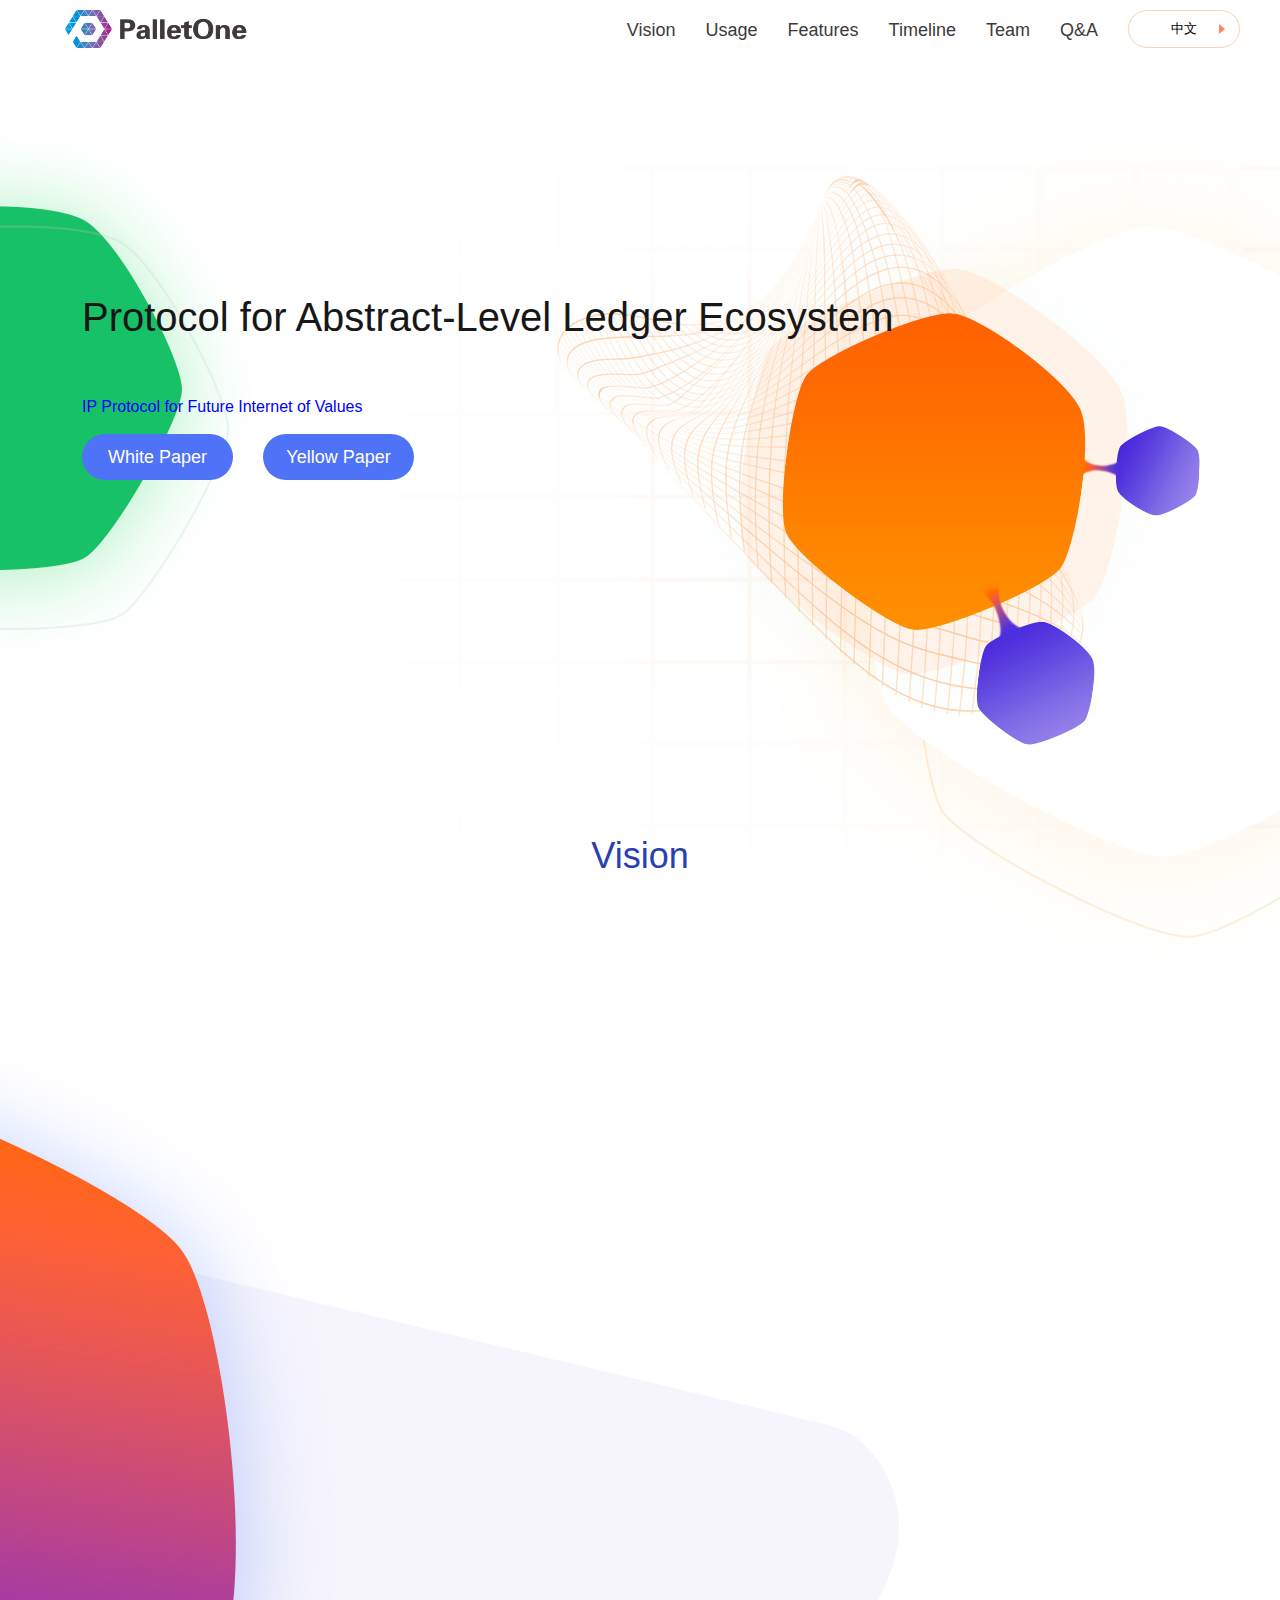
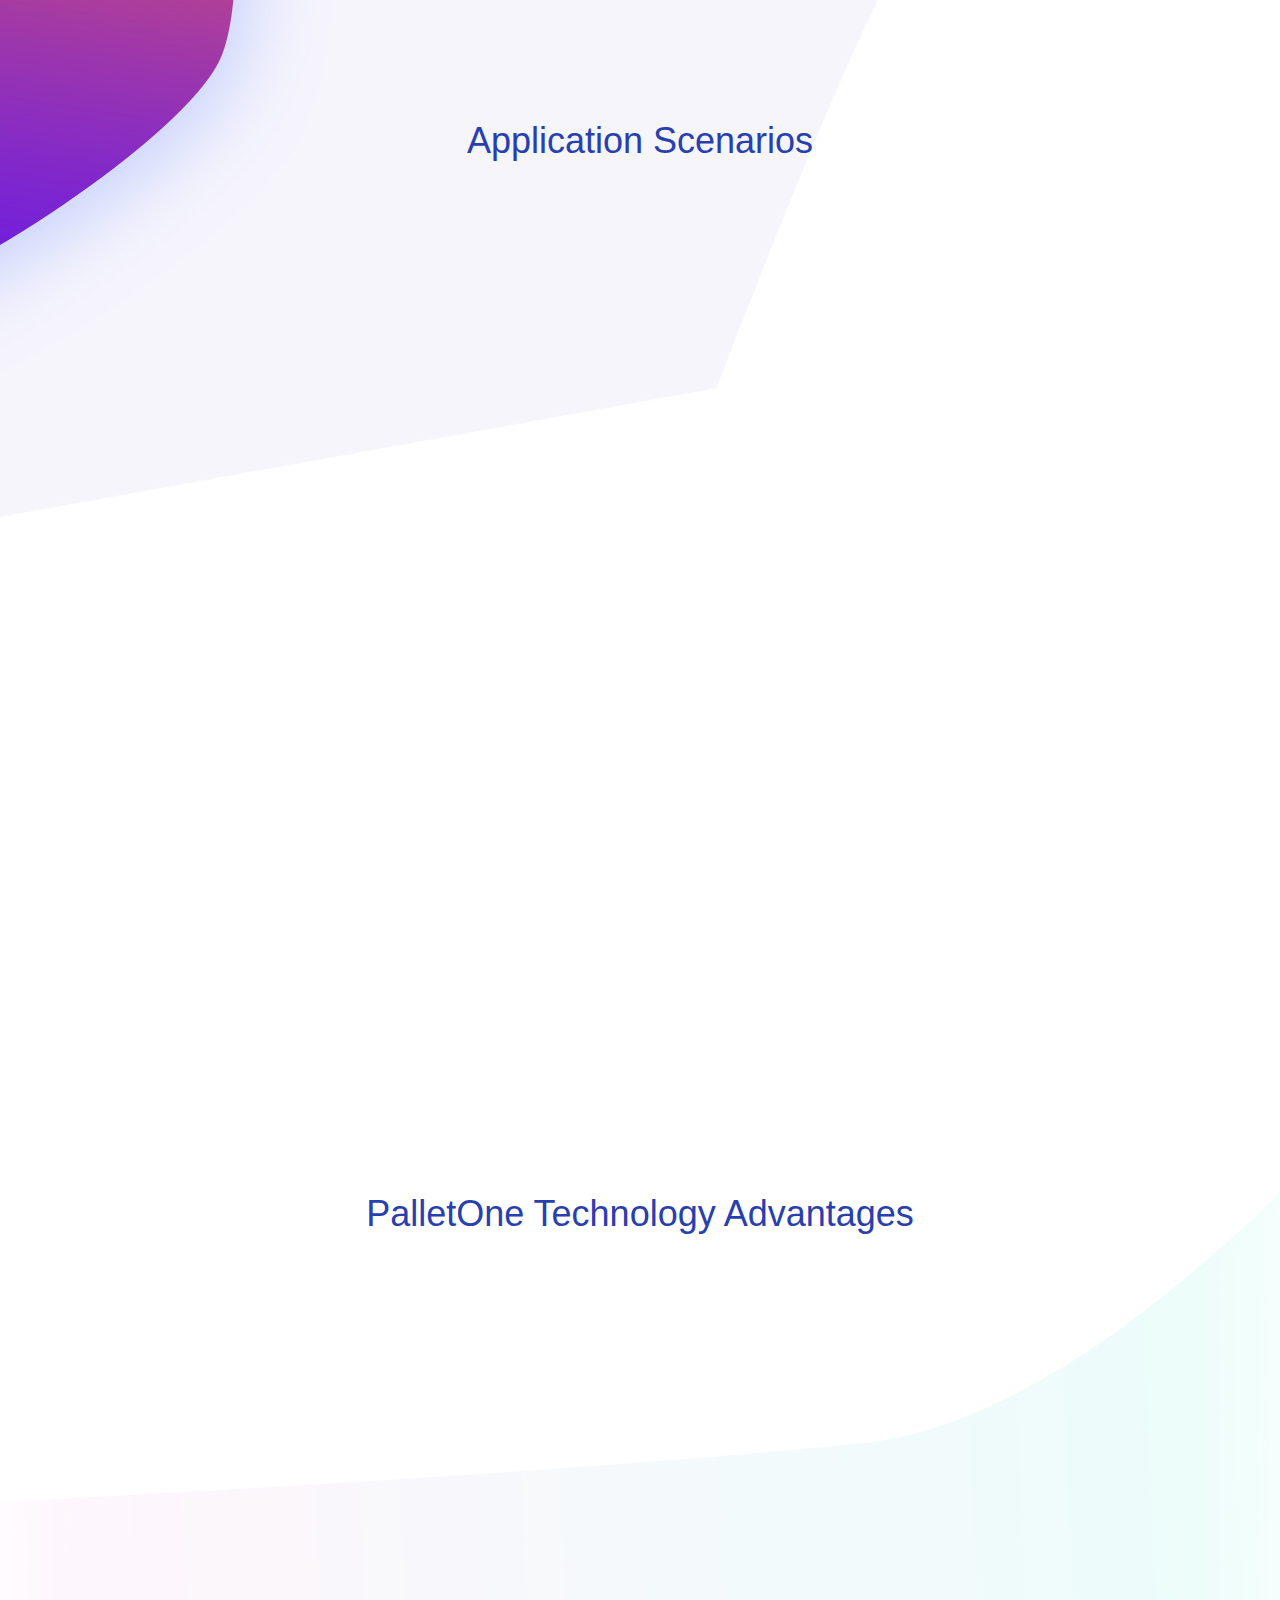
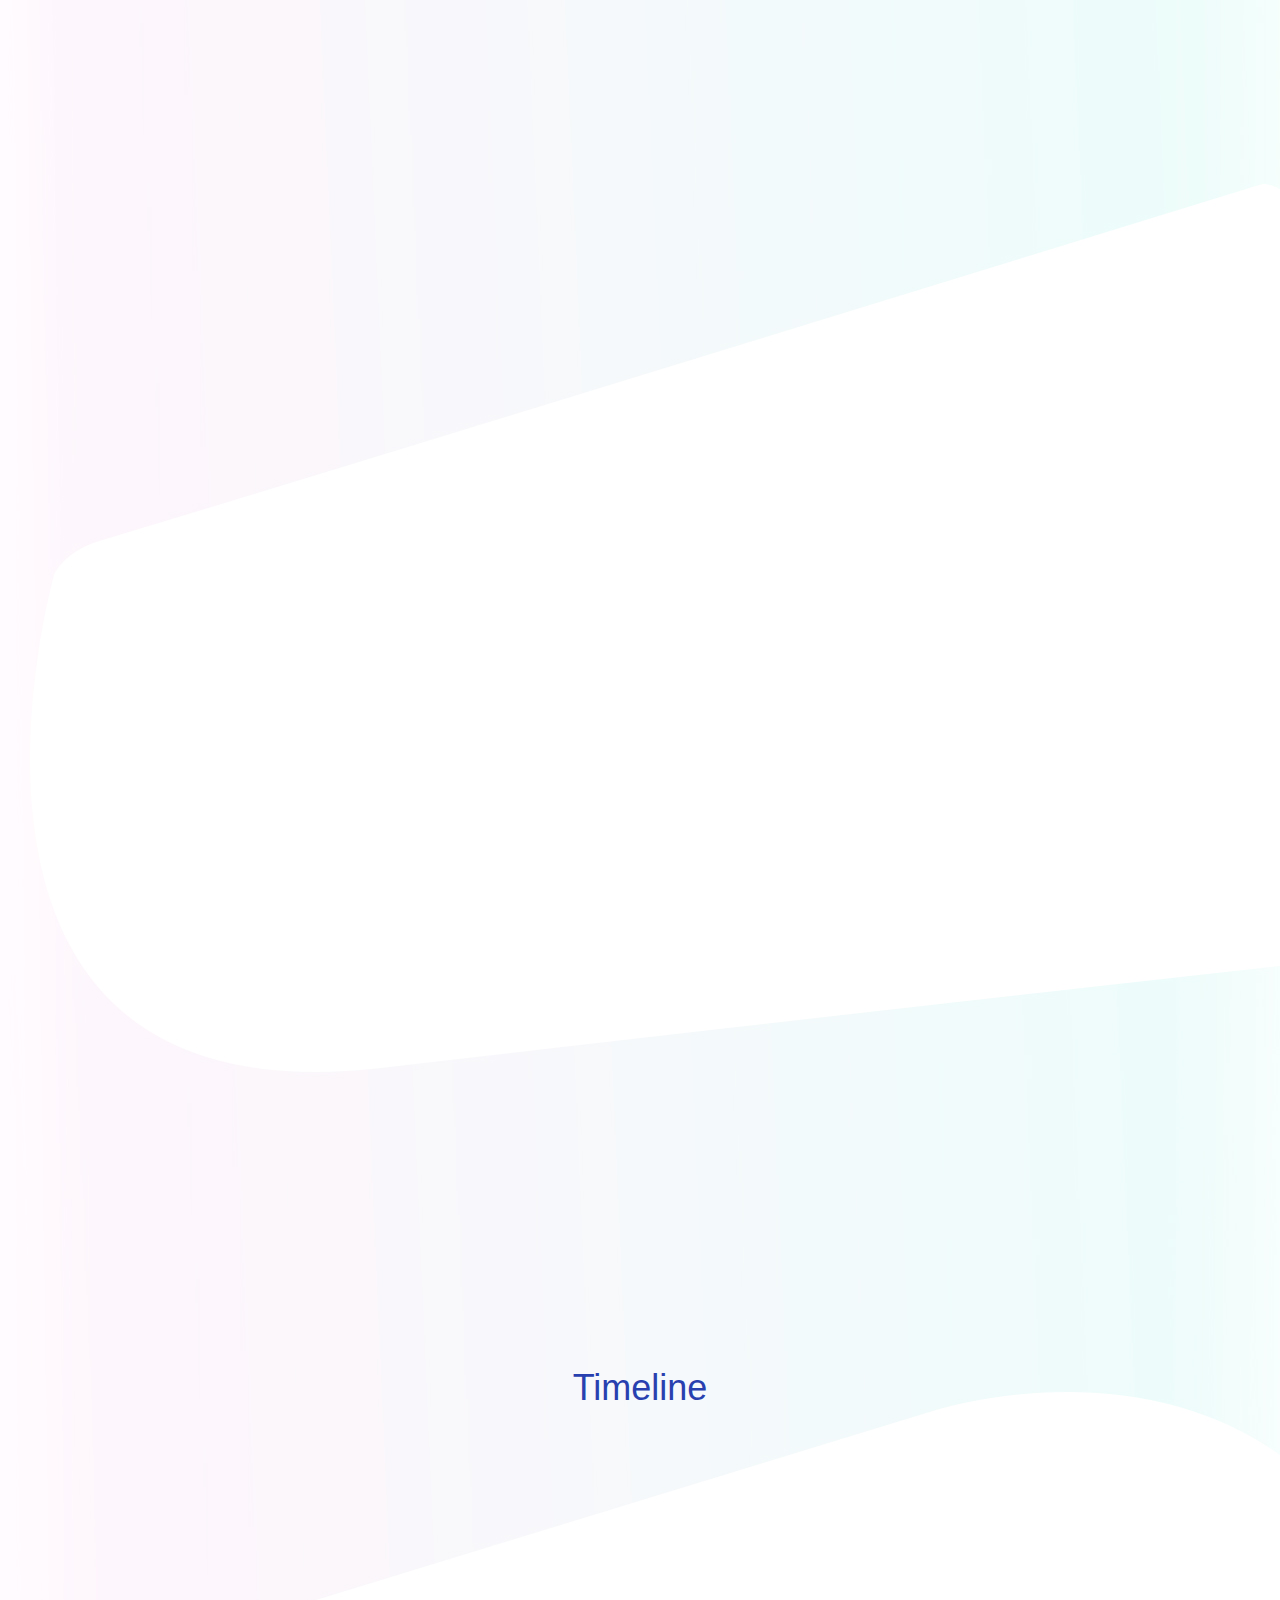
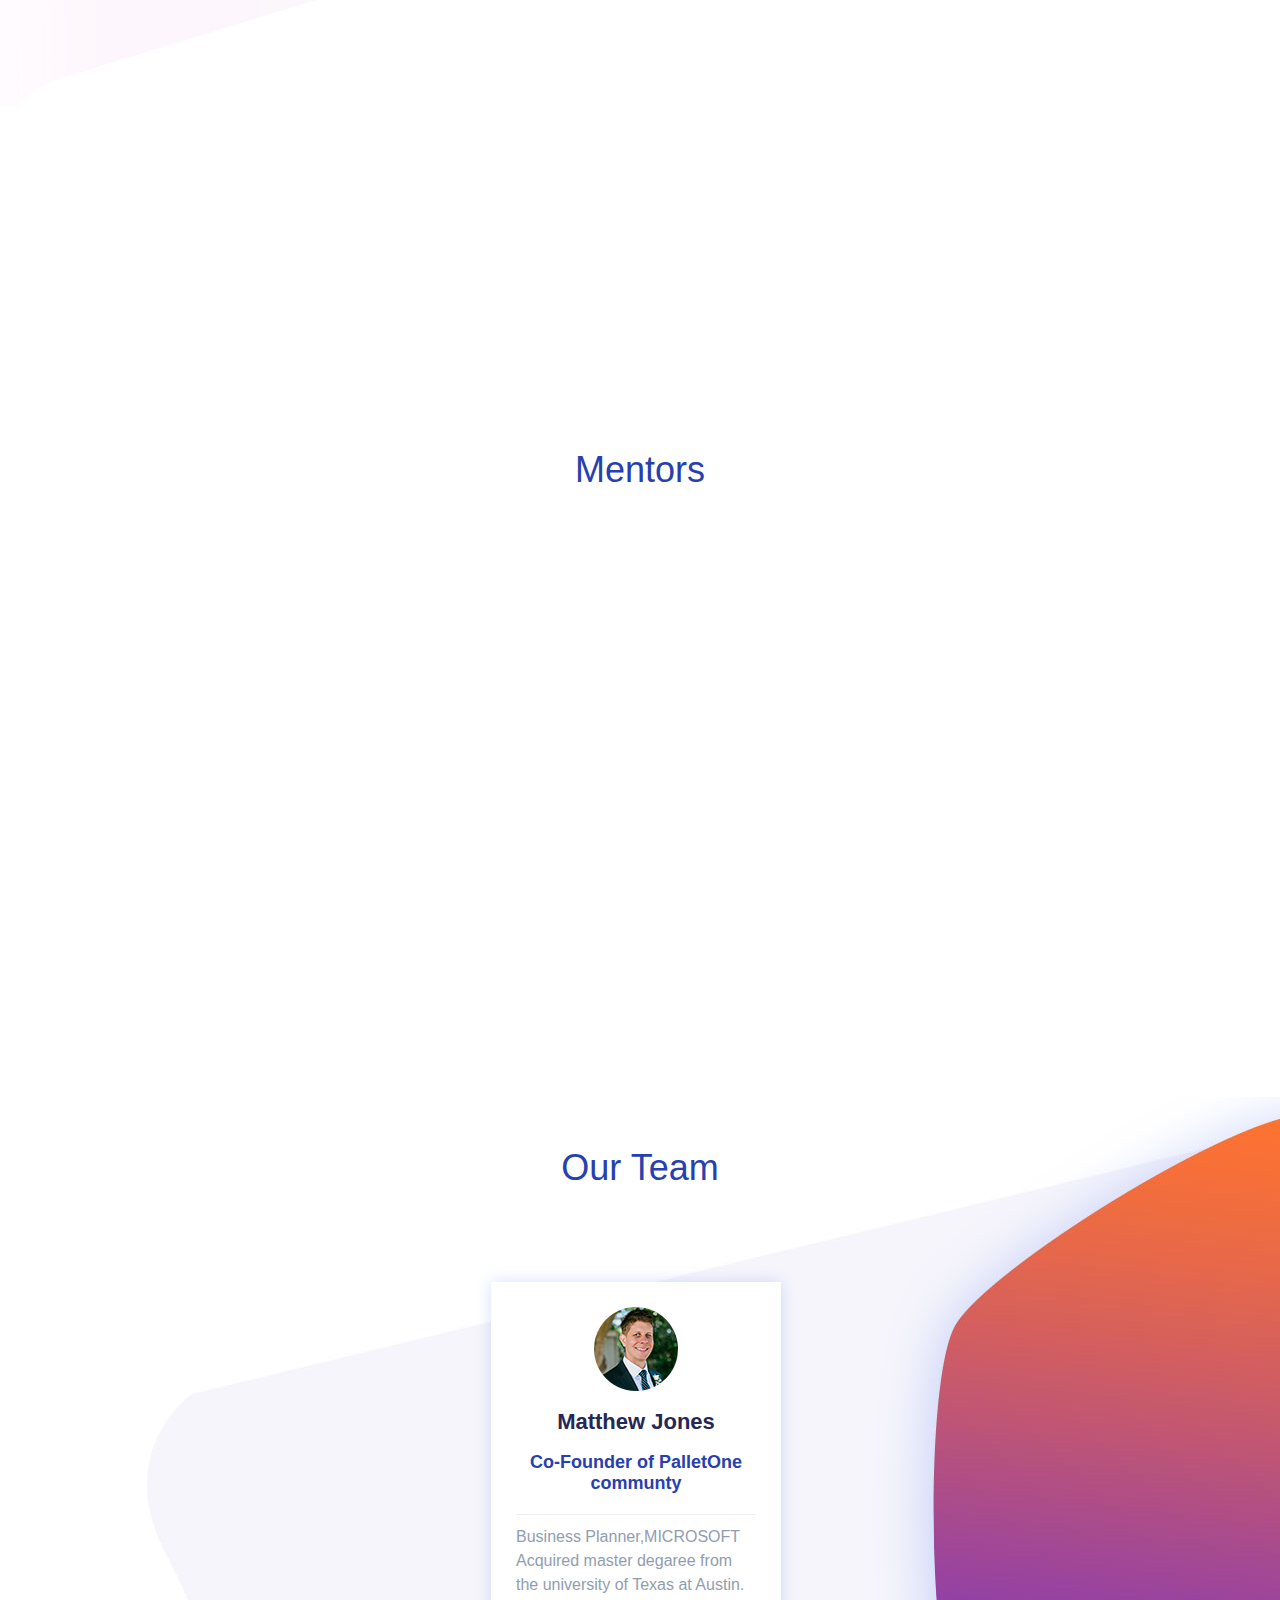
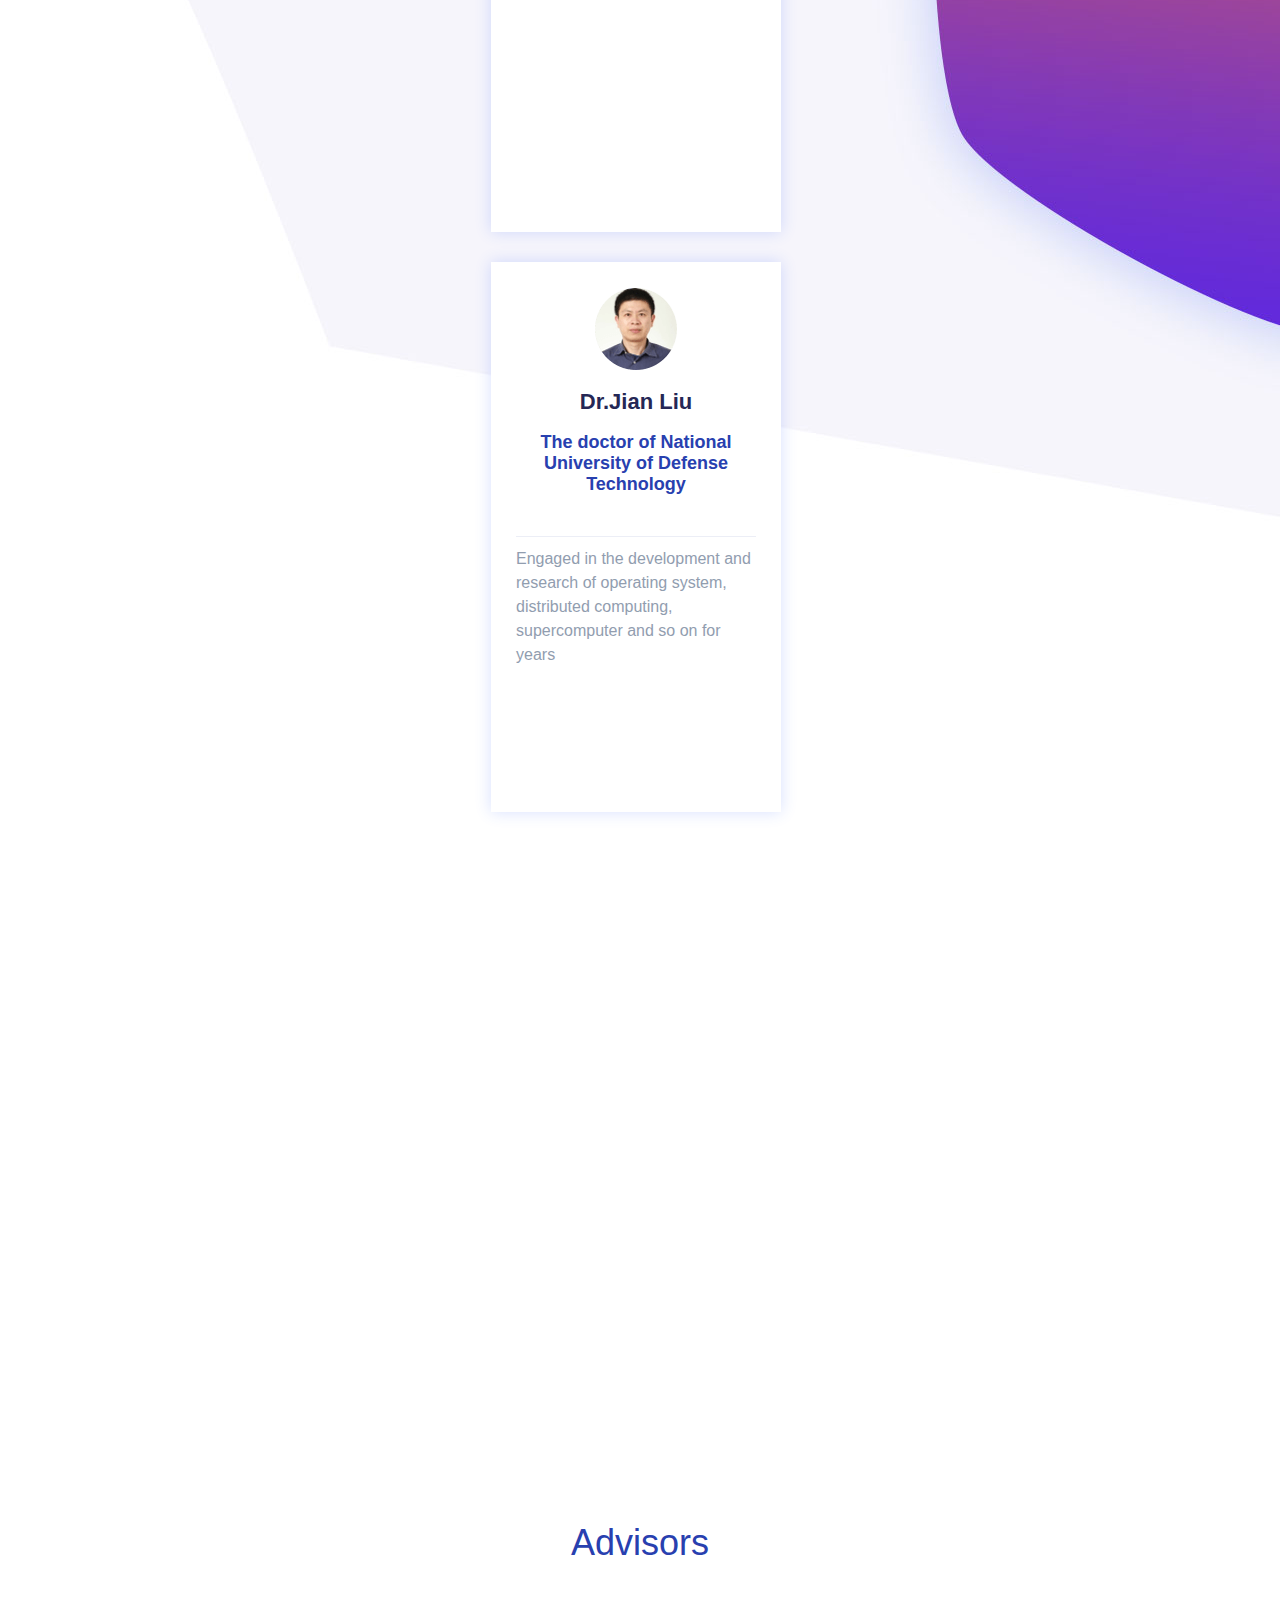
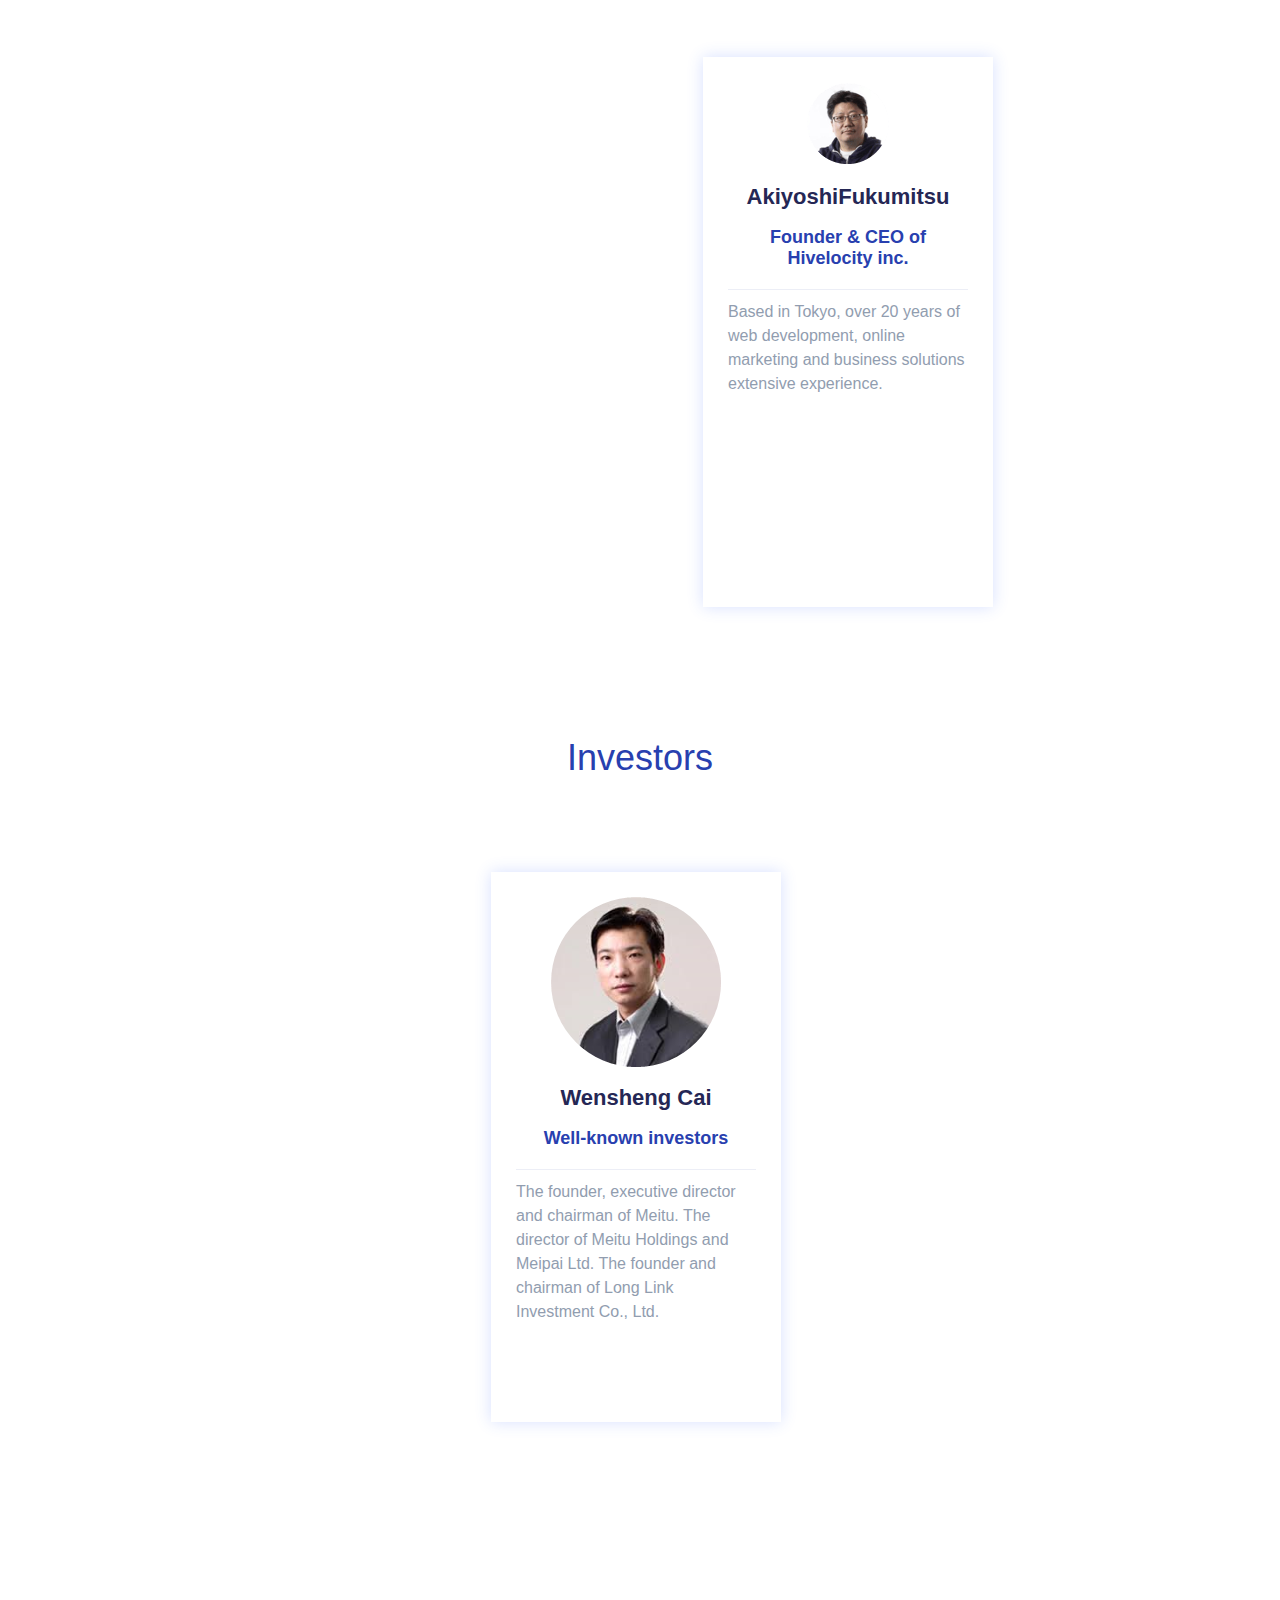
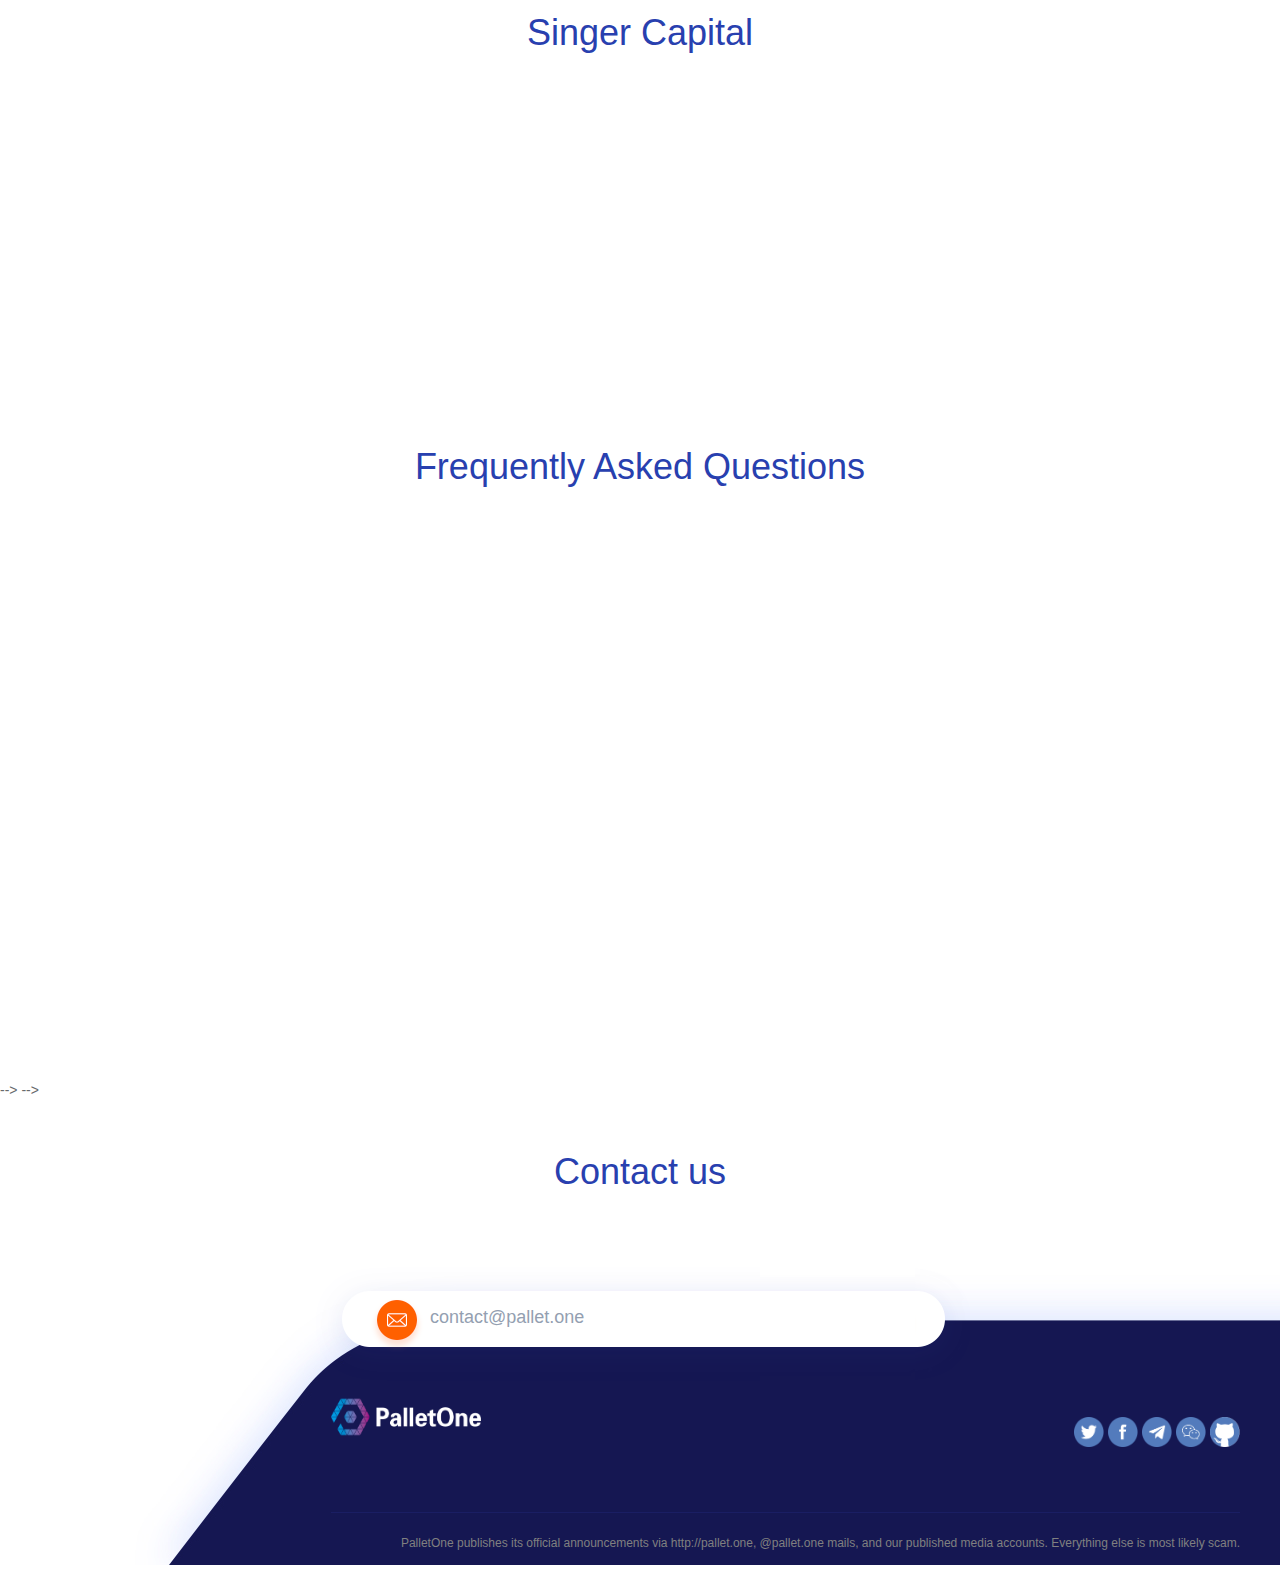
<file: pc/index.html>
<!DOCTYPE html PUBLIC "-//W3C//DTD XHTML 1.0 Transitional//EN" "http://www.w3.org/TR/xhtml1/DTD/xhtml1-transitional.dtd">
<html xmlns="http://www.w3.org/1999/xhtml">
<head>
<meta http-equiv="Content-Type" content="text/html; charset=utf-8" />
<meta http-equiv="keywords" content="pallet,palletone,crosschain,blockchain,DAG,Jury">
<title>Palletone</title>
<link rel="stylesheet" type="text/css" href="css/base.css" />
<link rel="stylesheet" type="text/css" href="css/animate.min.css" />
<link href="css/video-js.css" rel="stylesheet">
<link rel="stylesheet" type="text/css" href="css/pc.css" />
<style type="text/css">
body,td,th {
	font-family: "Open Sans", helvetica, arial, sans-serif;
}

ui,#qq{display:inline}
</style>
<script>  
function browserRedirect() {  
    var sUserAgent = navigator.userAgent.toLowerCase();  
    var bIsIpad = sUserAgent.match(/ipad/i) == "ipad";  
    var bIsIphoneOs = sUserAgent.match(/iphone os/i) == "iphone os";  
    var bIsMidp = sUserAgent.match(/midp/i) == "midp";  
    var bIsUc7 = sUserAgent.match(/rv:1.2.3.4/i) == "rv:1.2.3.4";  
    var bIsUc = sUserAgent.match(/ucweb/i) == "ucweb";  
    var bIsAndroid = sUserAgent.match(/android/i) == "android";  
    var bIsCE = sUserAgent.match(/windows ce/i) == "windows ce";  
    var bIsWM = sUserAgent.match(/windows mobile/i) == "windows mobile";  
    if (!(bIsIpad || bIsIphoneOs || bIsMidp || bIsUc7 || bIsUc || bIsAndroid || bIsCE || bIsWM) ){  
        //window.location.href="../pc/index.html";  
    } else {  
        window.location.href="../wap/index.htm";  
    }  
}  
browserRedirect(); 
</script>  
</head>

<body>
<!--头部-->
<div class="header">
	<div class="wrap1200">
        <div class="left">
            <a href="/"><img src="images/logo.png" width="201" height="38" /></a>
        </div>
        <div class="right">
            <ul class="nav">
                <li><a  rel="Vision">Vision</a></li>
                <li><a  rel="Usage">Usage</a></li>
                <li><a  rel="Features">Features</a></li>
                <li><a  rel="Timeline">Timeline</a></li>
                <li><a  rel="Team">Team</a></li>
                <li><a  rel="QA">Q&A </a></li>
                <li><input type="btn" class="change-btn" readonly="readonly" onclick="javascript:window.location.href='index_zh_cn.html';" value="中文"></button></li>
            </ul>
        </div>
    </div>
</div>
<div class="section1">
    <div class="banner">
        <div class="wrap1200">
            <div class="title wow zoomIn animated"><br><span class="txt">Protocol for 
			Abstract-Level Ledger Ecosystem</span></div>
            <div class="small-title wow zoomIn animated" style="color:blue">IP Protocol for Future Internet of Values<br><a class="btn-white-paper" href="" style="float:left; margin-right:30px;">White Paper</a><a class="btn-white-paper" href=""  style="float:left">Yellow Paper</a></div>
        </div>
    </div>
    <!--vision-->
    <div class="vision wrap1200" id="Vision">
        <div class="g-title">Vision</div>
        <div>
            <div class="features-text wow fadeInLeft animated">
                <img src="images/icon_vision1.png" class="fa big-icon pull-left" />
                <h2>Capacity </h2>
                <p>Combining the DAG with the jury consensus, it breaks through the technical limits of traditional blockchains both in storage and computing.</p>
            </div>
            <div class="features-text wow fadeInRight animated">
                <img src="images/icon_vision2.png" class="fa big-icon pull-left" />
                <h2>Ecosystem </h2>
                <p>PalletOne aims to establish a complete smart contract ecosystem that allows developers, users, and "miners" to gain incentive or pay.</p>
            </div>
			<div class="features-text wow fadeInLeft animated">
                <img src="images/icon_vision3.png" class="fa big-icon pull-left" />
                <h2>Universality </h2>
                <p>DApp (Decentralized Application) can be deployed on various chains at the same time and is not limited by the underlying chain.</p>
            </div>
			<div class="features-text wow fadeInRight animated">
                <img src="images/icon_vision4.png" class="fa big-icon pull-left" />
                <h2>Token Model </h2>
                <p>users do not need to write any code when issuing a token, but only need to configure the relevant parameters</p>
            </div>
        </div>
    </div>
    <div class="zcash" id="Usage">
        <div class="service-list container">
            <div class="col-sm-2 wow zoomIn animated">
                <div class="services-bg">
                    <img src="images/icon_za.png">
                    <h2>Zcash</h2>
                    <p>Using zero knowledge proof to provide enhanced privacy</p>
                </div>
            </div>
            <div class="col-sm-2 wow zoomIn animated">
                <div class="services-bg">
                    <img src="images/icon_li.png">
                    <h2>Litecoin</h2>
                    <p>Coin refined from Bitcoin</p>
                </div>
            </div>
            <div class="col-sm-2 wow zoomIn animated">
                <div class="services-bg">
                    <img src="images/icon_et.png">
                    <h2>Ethereum</h2>
                    <p>A cryptocurrency featuring smart contract</p>
                </div>
            </div>
            <div class="col-sm-2 wow zoomIn animated">
                <div class="services-bg">
                    <img src="images/icon_bi.png">
                    <h2>Bitcoin</h2>
                    <p>Most widely used cryptocurrency</p>
                </div>
            </div>
            <div class="col-sm-2 wow zoomIn animated">
                <div class="services-bg">
                    <img src="images/icon_io.png">
                    <h2>IOTA</h2>
                    <p>A cryptocurrency featuring zero transaction fee</p>
                </div>
            </div>
        </div>
    </div>
    <div class="wrap1200" id="">
    	<div class="g-title">Application Scenarios</div>
        <div class="Application">
            <div class="col-md-3 text-center wow fadeInLeft animated" style="margin-top:230px;">
                <div>
                    <h2>Cross-chain Payment</h2>
                    <p class="text-left">Users in the Bitcoin network want to enjoy the fun of playing Crypto Kitties in Ethereum. The most feasible solution is to convert certain BTC to ETH through complex operations on Cryptocurrency exchange with high fees. The user can use PalletOne to pay for the cost directly using BTC, thus avoiding complex currency exchange operations.</p>
                </div>
            </div>
            <div class="col-md-3 middle text-center wow zoomIn animated">
                <div>
                    <h2>Support for Multiple Payment Types on Dapps</h2>
                    <p class="text-left">When users use DApps built on PalletOne, the payment method is more flexible and free: both through PalletOne Token and You can choose BTC, ETH, or even random combination of several ways.</p>
                </div>
            </div>
            <div class="col-md-3 text-center wow fadeInRight animated" style="margin-top:230px;">
                <div>
                    <h2>Finacial Instrument</h2>
                    <p class="text-left">PalletOne is the best platform to share their investment strategies. And users can create their own ETFs. The token in PalletOne is highly flexible. Any user can use the token tool to design a token with mutlti-coins ，stocks and bonds. And more, PalletOne provides a comprehensive set of at-risk definitions and warrants that can accomplish this and ensure security.</p>
                </div>
            </div>
			
            <div class="col-md-6 text-center  wow zoomIn animated">
                <img src="images/appl_bg.png"  alt="dashboard" class="img-responsive">
            </div>
        </div>
    </div>
</div>
<div class="section2 " id="Features">
<div class="wrap1200">
	<div class="g-title">PalletOne Technology Advantages</div>
    <div class="features-block">
        <div class="col-lg-6 features-text wow fadeInLeft animated">
            <h2>Multi-Chain</h2>
            <p>PalletOne smart contracts support multi-chain. Through the Jury consensus and adaptation layer, PalletOne smart contracts can run on different blockchains at the same time. PalletOne smart contract can interact with diﬀerent blockchains at the same time, so users can trade tokens from diﬀerent blockchains in one PalletOne contract invocation to make the inter-chain token exchange distributed, atomic, and immutable.</p>
        </div>
        <div class="col-lg-6 text-right wow fadeInRight animated">
            <img src="images/pic_chain.png"  alt="dashboard" class="img-responsive pull-right">
        </div>
    </div>
    <div class="features-block">
        <div class="col-lg-6 wow fadeInLeft">
            <img src="images/pic_task.png"  alt="dashboard" class="img-responsive pull-right">            	
        </div>
        <div class="col-lg-6 features-text-right wow fadeInRight animated">
            <h2>Multi-Task</h2>
            <p>The verification, execution, etc. of the PalletOne smart contract can be done by the Jury specifically created for it. The Jury is composed of a group of jurors at random selected from the candidate jurors randomly. Smart contracts in PalletOne can be implemented by selecting different juries in a multi-tasking manner. Compared with the whole-network consensus approach, PalletOne network congestion will be effectively reduced.</p>

        </div>
    </div>
    <div class="features-block">
        <div class="col-lg-6 features-text wow fadeInLeft animated">
            <h2>Security</h2>
            <p>PalletOne's security is reflected in two aspects, one is the security of development, and the other is the security of contract execution. When a user develops a corresponding scene contract, he/she only needs to call a standard contract and complete DAPP development in a few steps. PalletOne VM can provide a safe and efficient sandbox operating environment for smart contracts.</p>
        </div>
        <div class="col-lg-6 text-right wow fadeInRight">
            <img src="images/pic_security.png"  alt="dashboard" class="img-responsive pull-right">
        </div>
    </div>
	
    <div class="features-block">
        <div class="col-lg-6 wow fadeInLeft animated">
            <img src="images/pic_plat.png"  alt="dashboard" class="img-responsive pull-right">            	
        </div>
        <div class="col-lg-6 features-text-right wow fadeInRight">
            <h2>Multi-Language & Multi-Platform</h2>
            <p>· DApp developers of PalletOne can develop smart contracts using mainstream development languages without having to learn a new contract development language.
</p><p>· PalletOne VM is completely decoupled from the underlying operation system, which allow PalletOne smart contract adapt to windows, Linux, Mac as well as other types of platform.</p>

        </div>
    </div>
    <div class="timeline" id="Timeline">
        <div class="g-title">
           Timeline
        </div>
        <div class="testimonials-text time-chart wow fadeIn animated">
           <ul>
                <li class="time time1 wow fadeIn animated">
                    <h2>2015 Oct</h2>
                    <p>vChain (internal project) Con-cept born</p>
                    <img class="icon-b" src="images/icon-b5.png">
                    <img class="arrow" src="images/arrow-right.png">
                </li>
                <li class="time time2">
                    <h2>2016 Apr</h2>
                    <p>Release illustration about vC-hain</p>
                    <img class="icon-b" src="images/icon-b4.png">
                    <img class="arrow" src="images/arrow-left.png">
                </li>

                <li class="time time3">
                    <h2>2016 Nov</h2>
                    <p>Update vChain-compat-openssl.spec</p>
                    <img class="icon-b" src="images/icon-b4.png">
                    <img class="arrow" src="images/arrow-right.png">
                </li>
                <li class="time time4">
                    <h2>2017 Feb</h2>
                    <p>Develop vChain explorer</p>
                    <img class="icon-b" src="images/icon-b3.png">
                    <img class="arrow" src="images/arrow-left.png">
                </li>
                <li class="time time5">
                    <h2>2017 May</h2>
                    <p>Modify vChain EVM from Eth-ereum EVM</p>
                    <img class="icon-b" src="images/icon-b3.png">
                    <img class="arrow" src="images/arrow-right.png">
                </li>
                <li class="time time6">
                    <h2>2017 June</h2>
                    <p>Decouple oracle module from vChain</p>
                    <img class="icon-b" src="images/icon-b3.png">
                    <img class="arrow" src="images/arrow-left.png">
                </li>
                <li class="time time7">
                    <h2>2017 Sep</h2>
                    <p>Release vChain v1.2</p>
                    <img class="icon-b" src="images/icon-b3.png">
                    <img class="arrow" src="images/arrow-right.png">
                </li>
                <li class="time time8">
                    <h2>2017 Sep</h2>
                    <p>Concept of PalletOne born</p>
                    <img class="icon-b" src="images/icon-b3.png">
                    <img class="arrow" src="images/arrow-left.png">
                </li>
                <li class="time time9">
                    <h2>2018 Mar</h2>
                    <p>Release PalletOne White Pa-per</p>
                    <img class="icon-b" src="images/icon-b2.png">
                    <img class="arrow" src="images/arrow-right.png">
                </li>
                <li class="time time10">
                    <h2>2018 May</h2>
                    <p>Release PalletOne Yellow P-aper</p>
                    <img class="icon-b" src="images/icon-b2.png">
                    <img class="arrow" src="images/arrow-left.png">
                </li>
                <li class="time time11">
                    <h2>2018 Q2</h2>
                    <p>PalletOne Development and Open Source</p>
                    <img class="icon-b" src="images/icon-b2.png">
                    <img class="arrow" src="images/arrow-right.png">
                </li>
                <li class="time time12">
                    <h2>2018 Q3</h2>
                    <p>Publish Bitcoin-supported Pa-lletOne Protocol</p>
                    <img class="icon-b" src="images/icon-b2.png">
                    <img class="arrow" src="images/arrow-left.png">
                </li>
                <li class="time time13">
                    <h2>2018 Q3</h2>
                    <p>Publish Ethereum-supported PalletOne Protocol</p>
                    <img class="icon-b" src="images/icon-b2.png">
                    <img class="arrow" src="images/arrow-right.png">
                </li>
                <li class="time time14">
                    <h2>2018 Q4</h2>
                    <p>PalletOne TestNet online</p>
                    <img class="icon-b" src="images/icon-b2.png">
                    <img class="arrow" src="images/arrow-left.png">
                </li>
                <li class="time time15">
                    <h2>2019 Q2</h2>
                    <p>PalletOne MainNet online</p>
                    <img class="icon-b" src="images/icon-b1.png">
                    <img class="arrow" src="images/arrow-right.png">
                </li>
                <li class="time time16">
                    <h2>2019 Q3</h2>
                    <p>Connect to more blockchains</p>
                    <img class="icon-b" src="images/icon-b1.png">
                    <img class="arrow" src="images/arrow-left.png">
                </li>
            </ul>
        </div>
    </div>
</div>
</div>
<div class="wrap1200" id="Mentors">
	<div class="g-title">
       Mentors
    </div>
    <div class="Mentors container">
        <div class="col-sm-6 wow fadeInLeft animated" style="background:url(images/yuandao.png) no-repeat center top;margin-right:50px; padding-top:175px;">
            <div class="team-member">
                <h4>Yuan Dao<br><span class="blue-txt">Thinker</span></h4>
                
                <p  style="padding:7px 20px 20px">Founder of Token economy. Director of Z-Park Blockchain Industry Alliance. Promoter of Blockchain and “Tong Zheng“（Token）conception. BSEE, Tsinghua University, 1991. Engaged in the Internet industry for more than 20 years. Leader in Internet infrastructure. </p>
            </div>
        </div>
        <div class="col-sm-6 wow fadeInRight animated" style=" background:url(images/ligong.png) no-repeat center top; margin-left:50px;  padding-top:175px;">
            <div class="team-member " style=" float:right;">
                <h4>Dr.Li Gong<br><span class="blue-txt">PalletOne Co-founder</span></h4>
                
                <p  style="padding:7px 20px 20px">President of Mozilla company，Former 
vice president of  Microsoft China R & D 
group，president of China Engineering Research Institute of Sun. Got a bachel-
or’s degree and a master’s degree in computer science of Tsinghua University, Ph. D. of computer science of University of Cambridge.</p>
            </div>
        </div>
    </div>
</div>
<div class="section3 container" id="Team">
	 <div class="g-title">Our Team</div>
     <div class="team container">
        <div class="col-sm-4 wow fadeInLeft animated">
            <div class="team-member">
                <img src="images/zhu.png"  class="img-responsive img-circle img-small" alt="">
                <h4>Peijiang Zhu<br><span class="blue-txt">Co-Founder of PalletOne
communty</span></h4>
                
                <p class="text-left">Secretary General of Z-Park Blockchain Industry Alliance
Engaged in network，video as well as  blockchain technology  research for years. </p>
            </div>
        </div>
        <div class="col-sm-4" style="margin:0 100px">
            <div class="team-member">
                <img src="images/jones.png"  class="img-responsive img-circle img-small" alt="">
                <h4>Matthew Jones<br><span class="blue-txt">Co-Founder of PalletOne
communty</span></h4>
                
                <p class="text-left">Business Planner,MICROSOFT
Acquired master degaree from the university of Texas at Austin. </p>
            </div>
        </div>
        <div class="col-sm-4 wow fadeInRight animated">
            <div class="team-member">
                <img src="images/chen.png"  class="img-responsive img-circle img-small" alt="">
                <h4>Kenneth Chen<br><span class="blue-txt">Co-Founder of PalletOne</span><br />&emsp;</h4>
                
                <p class="text-left">Co-Founder & CTO of GenieNRM
Chief Strategy officer of TelTel
Co-Founder & CTO of Datamite Technology 20 years experience in products design and management. </p>
            </div>
        </div>
		<div class="col-sm-4 wow fadeInLeft animated">
            <div class="team-member">
                <img src="images/chenyu.png"  class="img-responsive img-circle img-small" alt="">
                <h4>Dr.Yu Chen<br><span class="blue-txt">Specialist of PalletOne</span><br />&emsp;</h4>
                <p class="text-left">Served as a research scientist in the US Summus Inc, mainly developing algorithms and software for image processing and pattern recognition in the US Defense Research Department, such as ONR and Sandia National Labs.</p>
            </div>
        </div>
		<div class="col-sm-4" style="margin:0 100px">
            <div class="team-member">
                <img src="images/liujian.png"  class="img-responsive img-circle img-small" alt="">
                <h4>Dr.Jian Liu<br><span class="blue-txt">The doctor of National University of Defense Technology </span><br />&emsp;</h4>
				<p class="text-left"> Engaged in the development and research of operating system, distributed computing, supercomputer and so on for years </p>
            </div>
        </div>
		<div class="col-sm-4 wow fadeInRight animated">
            <div class="team-member">
                <img src="images/zengyi.png"  class="img-responsive img-circle img-small" alt="">
                <h4>Yi Zeng<br><span class="blue-txt">Architect</span><br />&emsp;</h4>
                
                <p class="text-left">Database expert, author of "SQL Server database technical handbook",work and research in database application, data warehouse, big data and blockchain technology. developed on Fabric.</p>
            </div>
        </div>
		<div class="col-sm-4 wow fadeInLeft animated">
            <div class="team-member">
                <img src="images/wangcuicui.png"  class="img-responsive img-circle img-small" alt="">
                <h4>Cuicui Wang<br><span class="blue-txt">M.A. of Beijing University of Posts and Telecommunications</span><br />&emsp;</h4>
				<p class="text-left">Worked in Baidu and subordinate research institution of certain state management department. Engaged in research of network security, network traffic analysis as well as blockchain technology and published more than ten related papers and patents. </p>
            </div>
        </div>
    </div>
	<div class="g-title">Advisors</div>
     <div class="team container" >
        <div class="col-sm-4 wow fadeInLeft animated" style="margin-left:250px;">
            <div class="team-member"align="center">
                <img src="images/mengyan.png"  class="img-responsive img-circle img-small" alt="">
                <h4>Yan Meng<br><span class="blue-txt">Vice president of CSDN
</span></h4>
                
                <p class="text-left">One of the promoters of "Tong Zheng" (Token) conception.</p>
            </div>
        </div>
        <div class="col-sm-4" style="margin:0 100px">
            <div class="team-member"align="center">
                <img src="images/AkiyoshiFukumitsu.png"  class="img-responsive img-circle img-small" alt="">
                <h4>AkiyoshiFukumitsu  <br><span class="blue-txt">Founder & CEO of Hivelocity inc.</span></h4>
                
                <p class="text-left">Based in Tokyo, over 20 years of web development, online marketing and business solutions extensive experience.</p>
            </div>
        </div>
        
    </div>
	<div class="g-title">Investors</div>
     <div class="team container">
        <div class="col-sm-4 wow fadeInLeft animated">
            <div class="team-member">
                <img src="images/yuandao2.png"  class="img-responsive img-circle img-small" alt="">
                <h4>Yuan Dao<br><span class="blue-txt">Thinker
</span></h4>
                
                <p class="text-left">Founder of Token economy. Director of Z-Park Blockchain Industry Alliance. Promoter of Blockchain and “Tong Zheng“（Token）conception. BSEE, Tsinghua University, 1991. Engaged in the Internet industry for more than 20 years. Leader in Internet infrastructure.</p>
            </div>
        </div>
        <div class="col-sm-4" style="margin:0 100px">
            <div class="team-member">
                <img src="images/caiwensheng.png"  class="img-responsive img-circle img-small" alt="">
                <h4>Wensheng Cai  <br><span class="blue-txt">Well-known investors</span></h4>
                
                <p class="text-left">The founder, executive director and chairman of Meitu. The director of Meitu Holdings and Meipai Ltd. The founder and chairman of Long Link Investment Co., Ltd.</p>
            </div>
        </div>
		<div class="col-sm-4 wow fadeInRight animated">
            <div class="team-member">
                <img src="images/zhangjian.png"  class="img-responsive img-circle img-small" alt="">
                <h4>Zhang Jian  <br><span class="blue-txt">Early pioneers of the blockchain industry</span></h4>
                
                <p class="text-left">blockchain technology experts, with rich entrepreneurial experience and industry resources. Founder and chairman of Bochen , Former Huobi CTO. Member of expert committee of China Blockchain Technology and Industry Development Forum (MIIT).</p>
            </div>
        </div>
        
    </div>
    </div>
    <div class="g-title">
       Singer Capital<br>
    </div>
    <div class="testimonials-text wow bounceIn animated">
        <img src="images/funds.png">
    </div>
</div>
<div class="wrap1200 QA" id="QA">
    <div class="g-title">Frequently Asked Questions</div>
    <div class="row">
        <div class="col-lg-6 features-text wow fadeInUp animated" style="width:590px; margin-right:50px">
            <h2>Differences with other inter-chain solution?</h2>
            <p>Most recent solutions deal with blockchain interoperability by building one trustable adapter for each pair of chains. One popular adapter can be the inter-chain that consists of fully replicated nodes running the same consensus protocol. In comparison, PalletOne bridges one chain with others through a decoupled, lightweight, and meta-level smart contract layer. The consensus is reached among the Jurors selected before the contract execution. Jurors responsible for execution have the contract states.</p>
        </div>
        <div class="col-lg-6 features-text wow fadeInUp animated" style="width:490px; margin:40px 0 0 10px;">
            <h2>Which blockchain does palletOne support?</h2>
            <p>Many new blockchains are forked from Bitcoin and Ethereum. We are starting with Bitcoin and Ethereum, and then move to other popular blockchains as soon as possible. We encourage community developers to contribute to the bridge with other chains.</p>
        </div>
    </div>
    <div class="row">
        <div class="col-lg-6 features-text wow fadeInUp animated" style="width:590px; margin-right:50px; height:auto;">
            <h2>What do you mean by decoupling contract?</h2>
            <p>Decoupling Contract means that the contract execution is decoupled from the blockchain beneath and is done at PalletOne level. After execution, contract states are stored in the Jury and/or the blockchain beneath.</p>
        </div>
        <!-- <div class="col-lg-6 features-text wow fadeInUp animated" style="width:490px; margin:40px 0 0 10px; height:auto;"> -->
            <!-- <h2>Is there any video to show how PalletOne protocol works?</h2> -->
            <!-- <p>A preliminary video is here.</p> -->
        <!-- </div> -->
    </div>
</div>

<!-- <div class="wrap1200"> -->
	<!-- <div class="vadio"> -->
    	<!-- <!--<img src="images/radio.jpg" />--> -->
        <!-- <video id="my-video" class="video-js" controls preload="auto" width="791" height="425" -->
		  <!-- poster="images/radio.jpg" data-setup="{}"> -->
        <!-- <source src="http://jq22com.qiniudn.com/jq22-sp.mp4" type="video/mp4"> -->
        <!-- <p class="vjs-no-js"> To view this video please enable JavaScript, and consider upgrading to a web browser that <a href="http://videojs.com/html5-video-support/" target="_blank">supports HTML5 video</a> </p> -->
      <!-- </video> -->
        <!-- <!--<img src="images/icon_radio.png" class="icon-begin" />--> -->
    <!-- </div> -->
<!-- </div> -->
<div class="g-title">Contact us</div>
<div class="footer">
	<div class="wrap1200">
        <div class="email"><span>contact@pallet.one</span><input type="button" class="send-btn" /></div>
        <div class="f-nav">
            <div class="left">
                <a href="/"><img src="images/f-logo.png" style="margin-top:-85px;" width="150" height="150"/></a>
            </div>
            <div class="right">
                <ul class="list-inline pull-right" >
                    <li id="qq">
						<a href="#"><img src="images/icon-bird.png" width="30" height="30"></a>
                    </li>
                    <li id="qq">
						<a href="#"><img src="images/icon-f.png"  width="30" height="30"></a>
                    </li>
					<li id="qq">
						<a href="#"><img src="images/telegram.png"  width="30" height="30"></a>
                    </li>
                    <li id="qq">
						<a href="#"><img src="images/wechat.png"  width="30" height="30"></a>
                    </li>
					<li id="qq">
						<a href="#"><img src="images/github.png"  width="30" height="30"></a>
                    </li>
                </ul>
            </div>
        </div>
        <div class="f-bottom" style="color:gray">PalletOne publishes its official announcements via http://pallet.one, @pallet.one mails, and our published media accounts. Everything else is most likely scam.</div>
    </div>
</div>
<script type="text/javascript" src="js/jquery-2.1.1.js"></script>
<script src="js/wow.min.js" ></script>
<script language="javascript" type="text/javascript" src="js/swfobject.js"></script>
<script src="js/video.min.js"></script> 
<script src="http://vjs.zencdn.net/5.19/lang/zh-CN.js"></script>
<script type="text/javascript" src="js/index.js"></script>
</body>
</html>
</file>
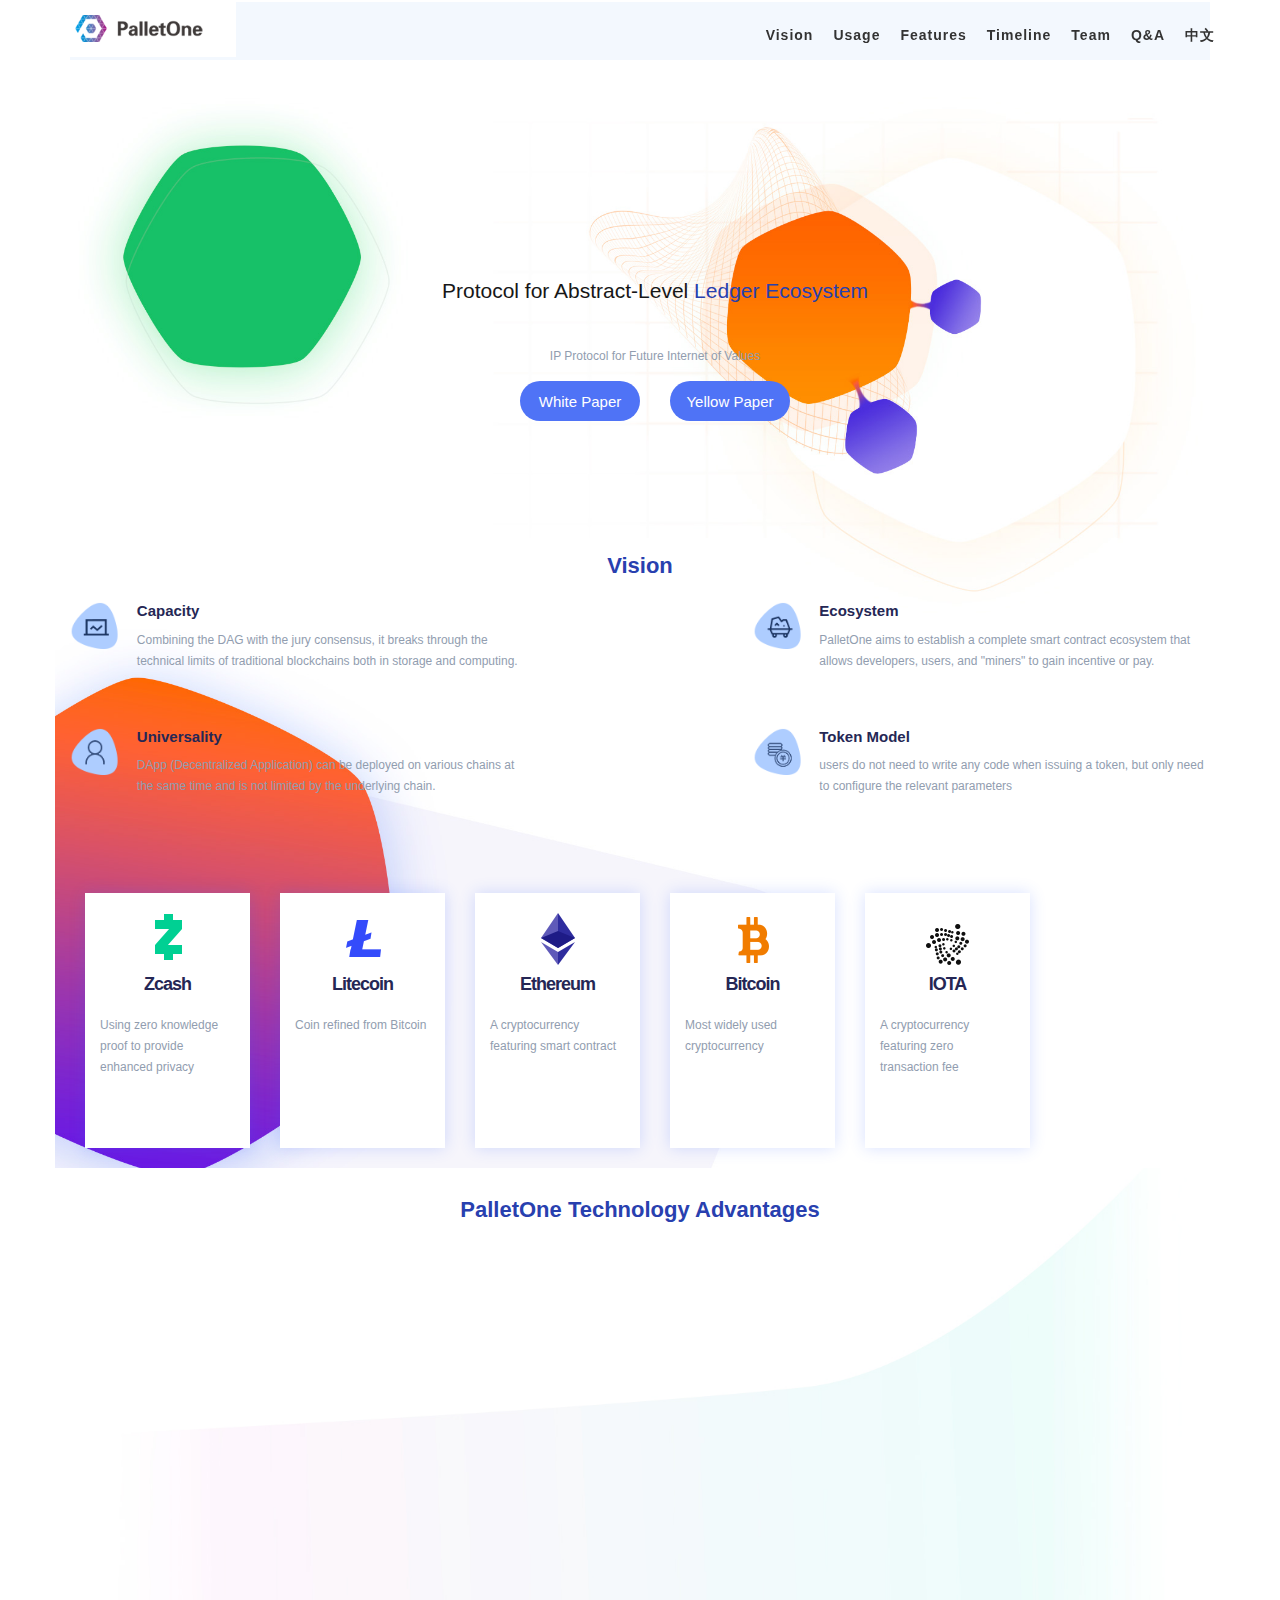
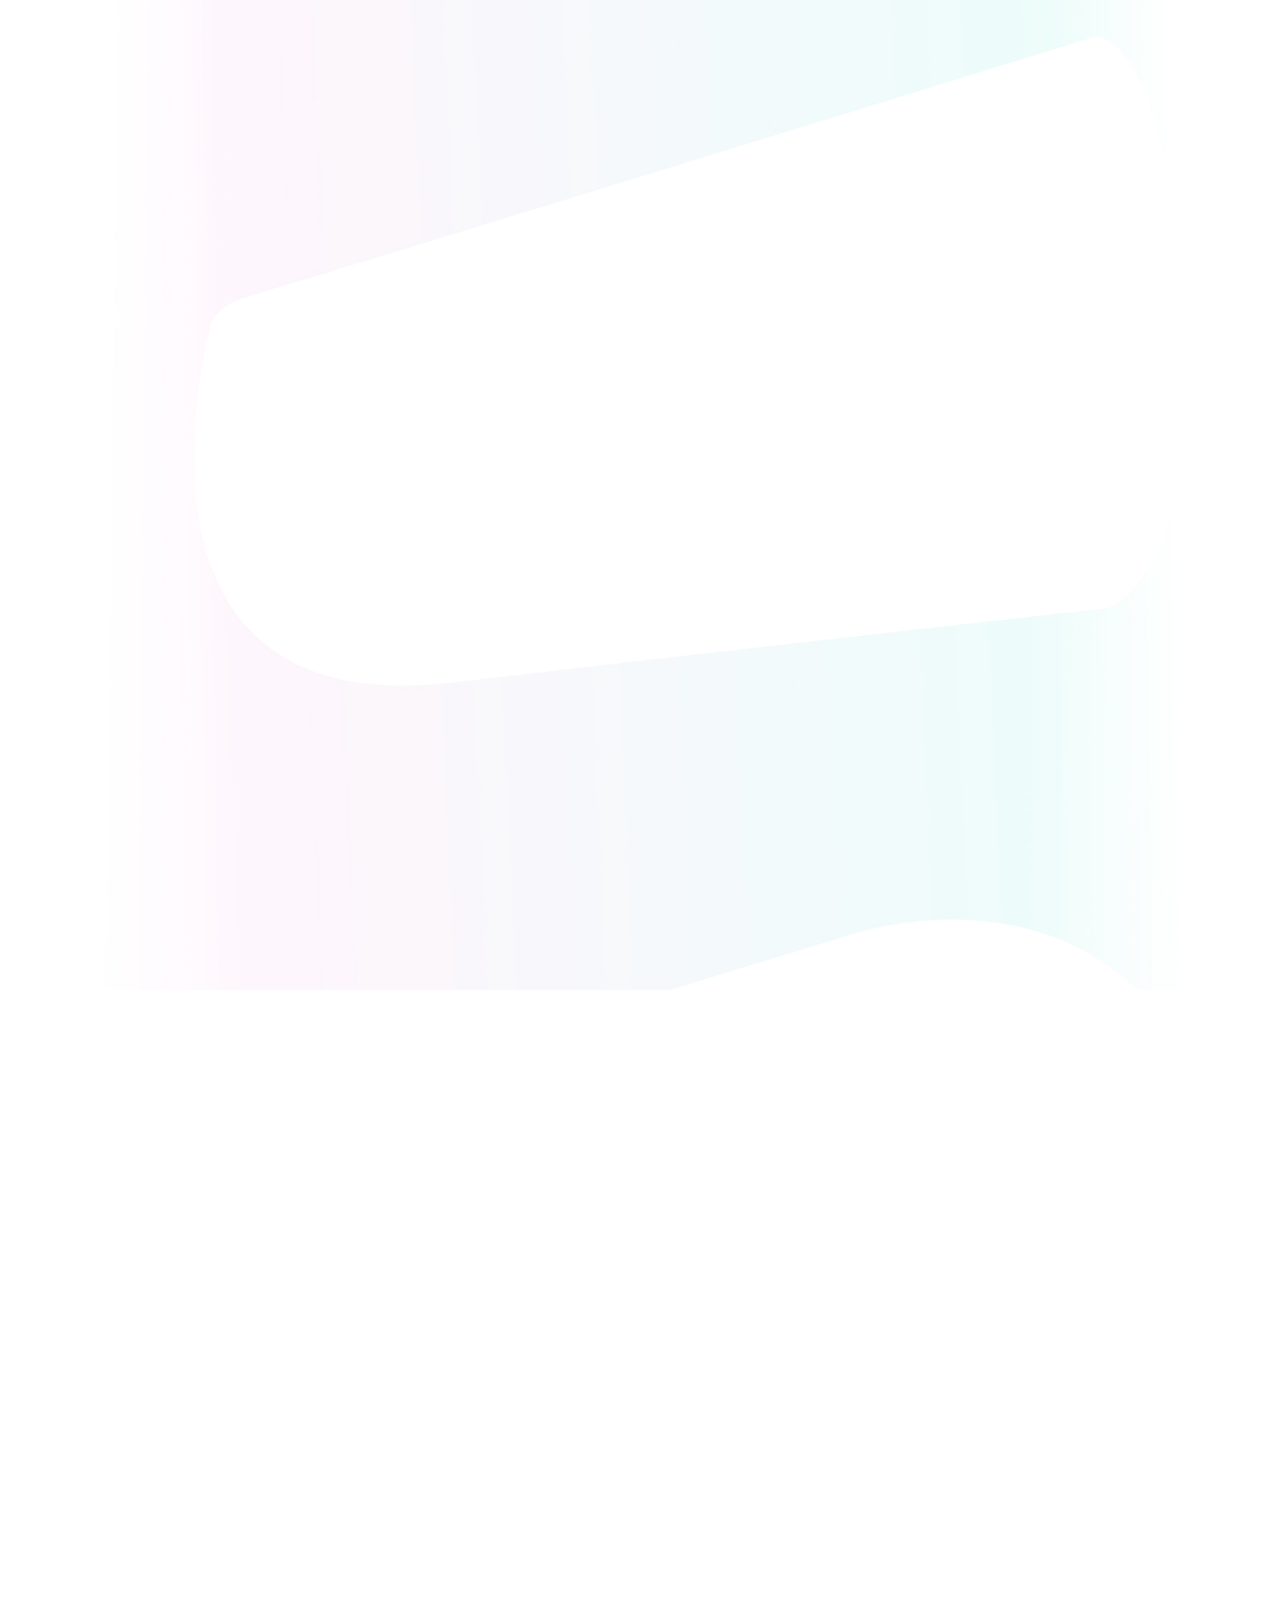
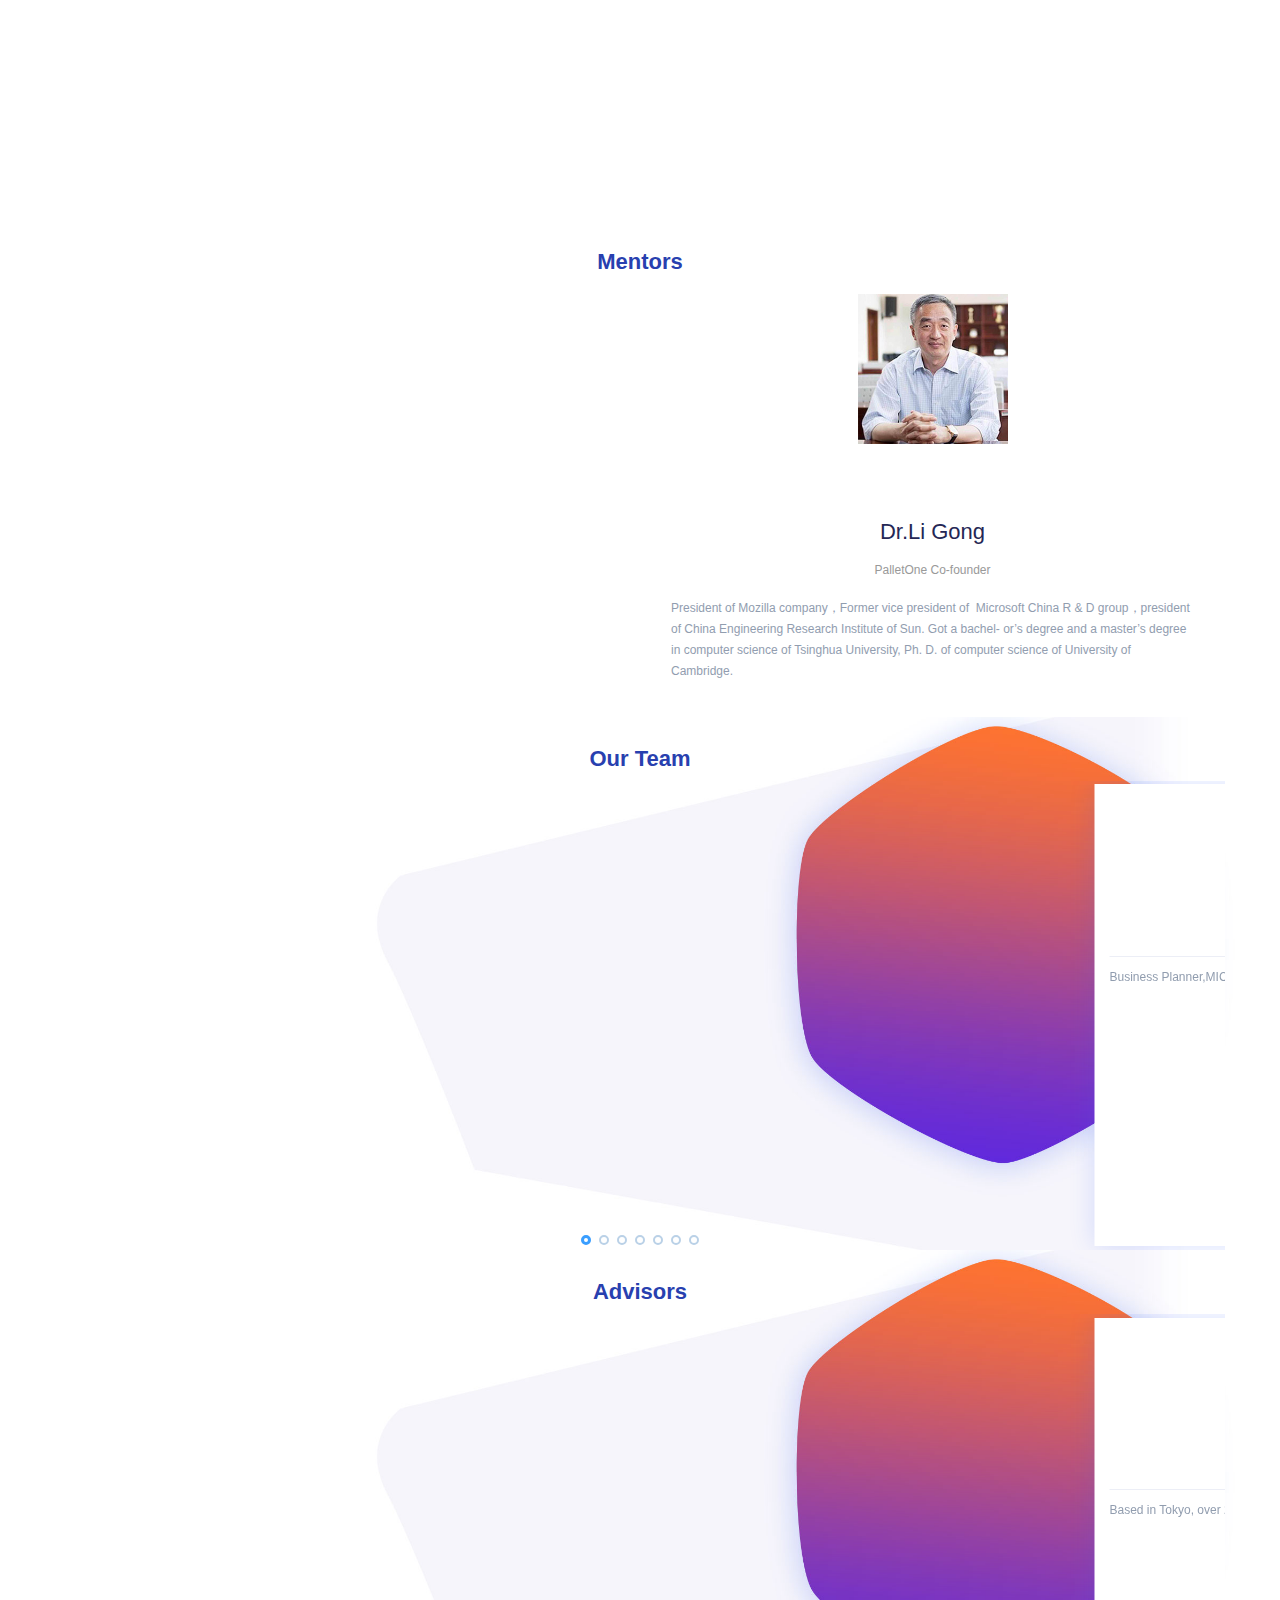
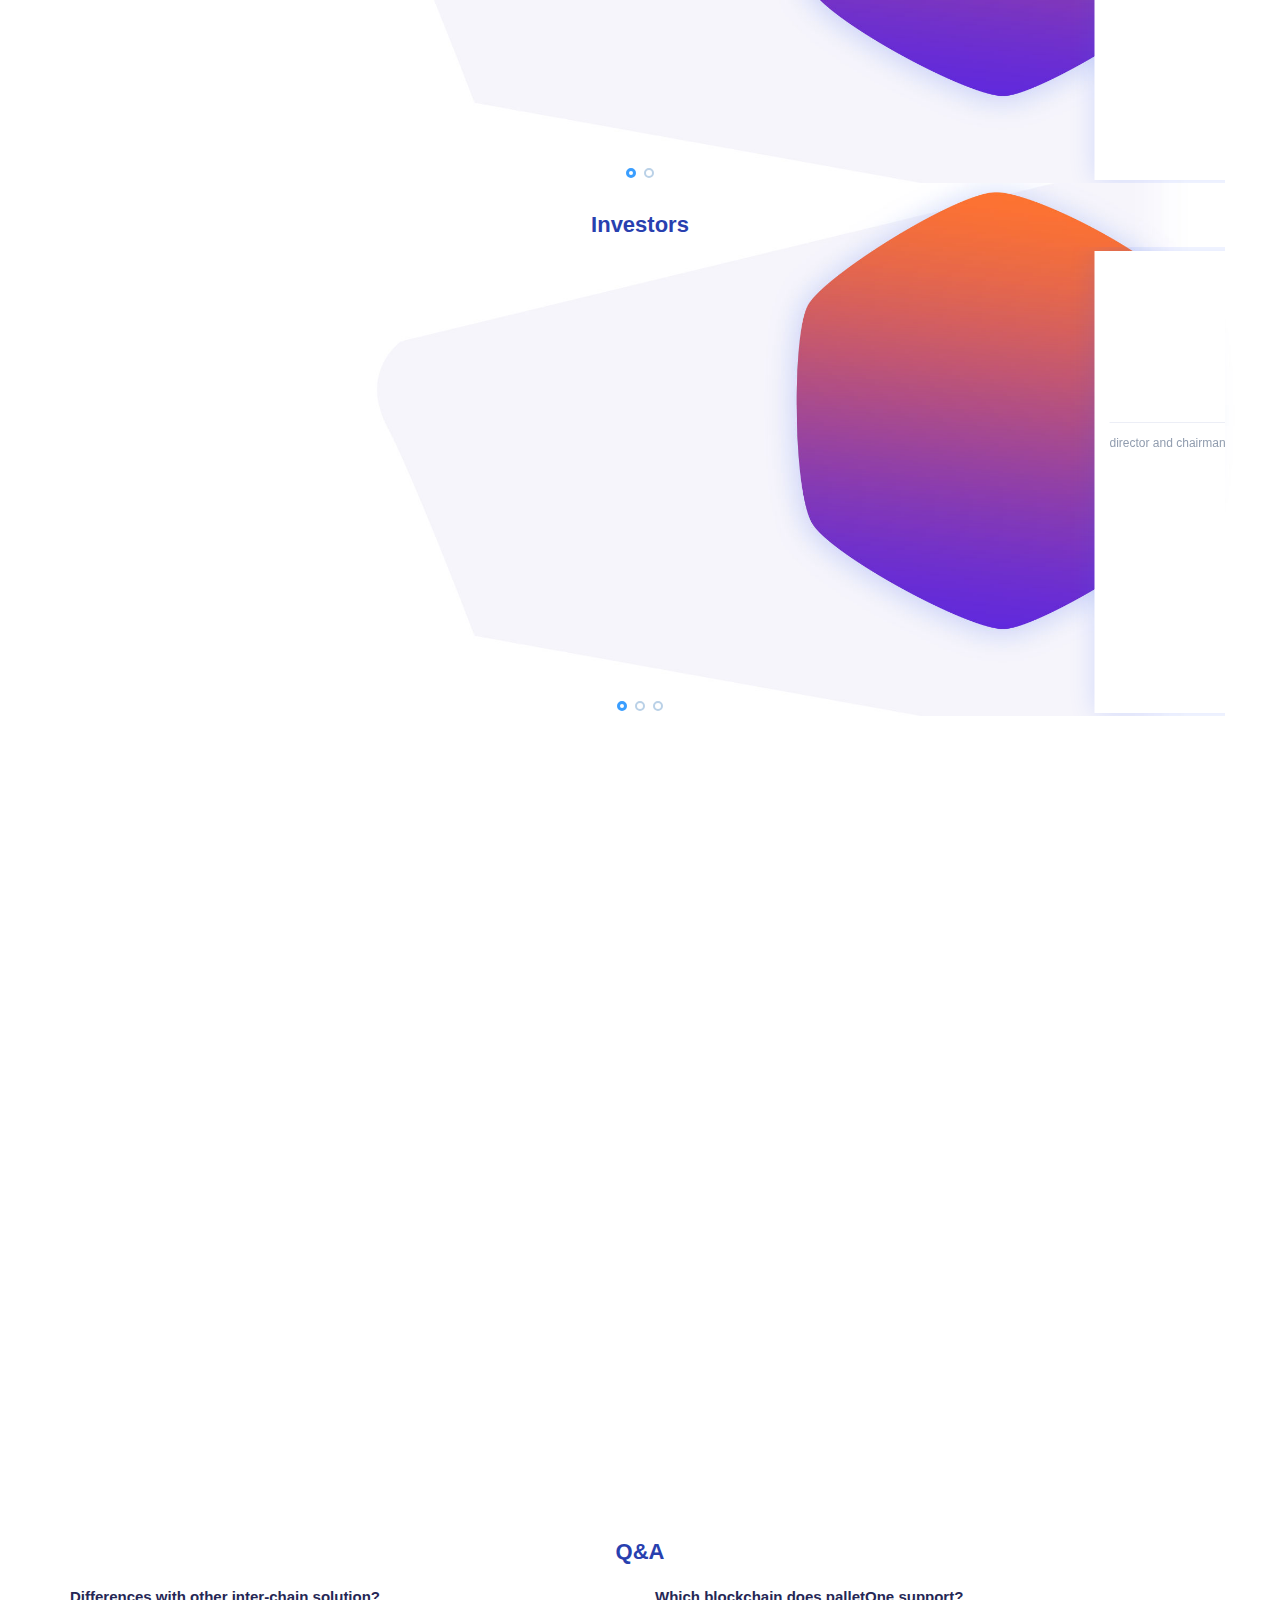
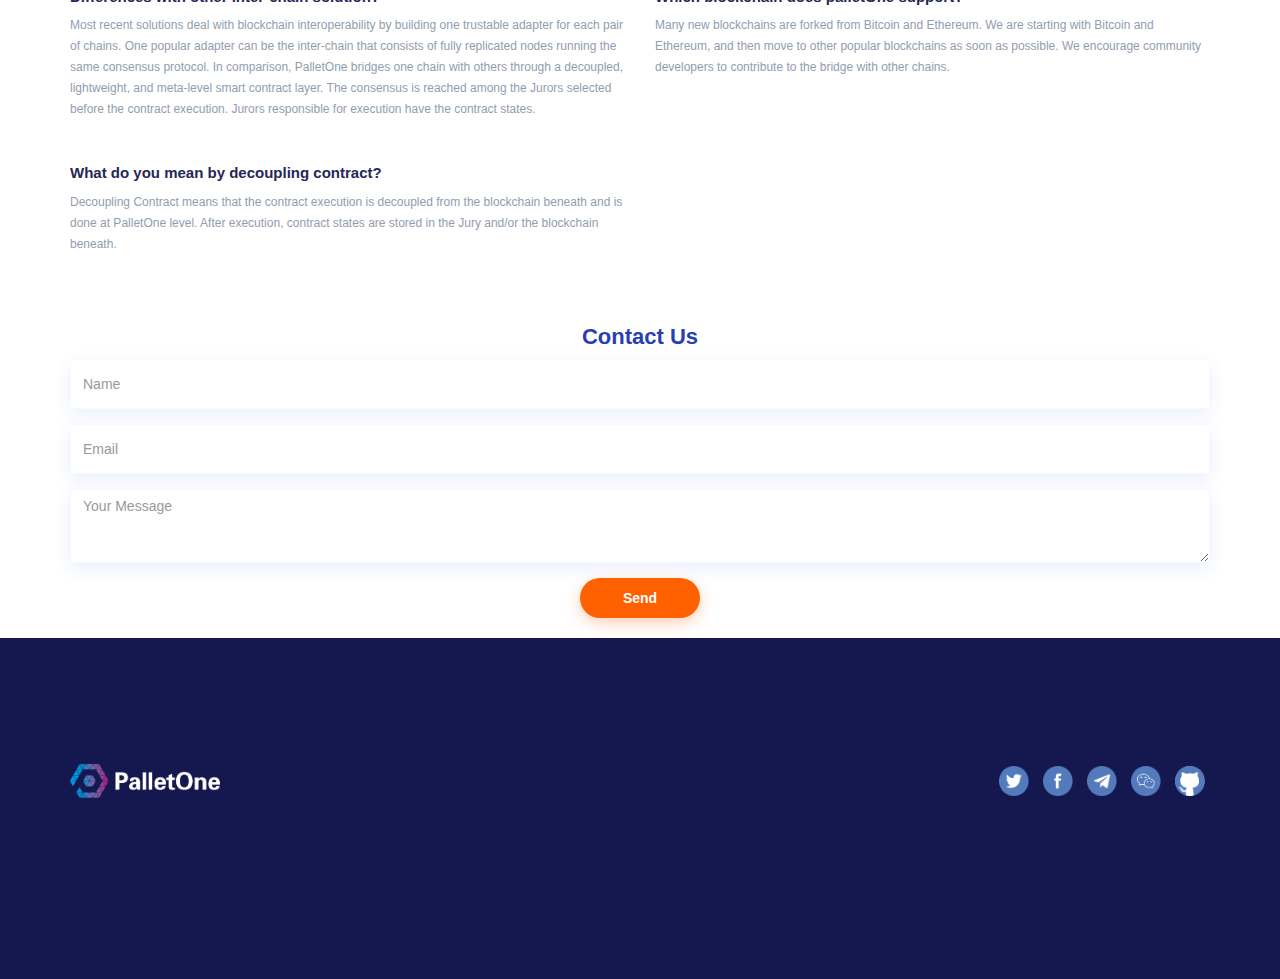
<file: wap/index.htm>
<!DOCTYPE html>
<html lang="en">
<head>
    <meta charset="utf-8">
    <meta http-equiv="X-UA-Compatible" content="IE=edge">
    <meta name="viewport" content="width=device-width, initial-scale=1">
	<meta http-equiv="keywords" content="pallet,palletone,crosschain,blockchain,DAG,Jury">
    <meta name="description" content="">
    <meta name="author" content="">
    <!-- Add Your favicon here -->
    <!--<link rel="icon" href="img/favicon.ico">-->

    <title>Palletone</title>

    <!-- Bootstrap core CSS -->
    <link href="css/bootstrap.min-1.css"  rel="stylesheet">

    <!-- Animation CSS -->
    <link href="css/animate.min.css"  rel="stylesheet">

    <link href="css/font-awesome.min-1.css"  rel="stylesheet">
    <link rel="stylesheet" href="css/swiper.min.css">

    <!-- HTML5 shim and Respond.js for IE8 support of HTML5 elements and media queries -->
    <!--[if lt IE 9]>
    <script src="https://oss.maxcdn.com/html5shiv/3.7.2/html5shiv.min.js"></script>
    <script src="https://oss.maxcdn.com/respond/1.4.2/respond.min.js"></script>
    <![endif]-->

    <!-- Custom styles for this template -->
    <link href="css/style.css"  rel="stylesheet">
</head>
<body id="page-top">
<div class="navbar-wrapper">
        <nav class="navbar navbar-default navbar-fixed-top" role="navigation">
            <div class="container">
                <div class="navbar-header page-scroll">
                    <button type="button" class="navbar-toggle collapsed" data-toggle="collapse" data-target="#navbar" aria-expanded="false" aria-controls="navbar">
                        <span class="sr-only">Toggle navigation</span>
                        <img src="images/icon-older.png" class="img-responsive" style="width:30px;">
                    </button>
                    <a class="navbar-brand" href="#"><img class="logo" src="images/logo.png" /></a>
                </div>
                <div id="navbar" class="navbar-collapse collapse">
                    <ul class="nav navbar-nav navbar-right">
                        <li><a class="page-scroll" href="#Vision">Vision</a></li>
                        <li><a class="page-scroll" href="#Usage">Usage</a></li>
                        <li><a class="page-scroll" href="#pallet">Features</a></li>
                        <li><a class="page-scroll" href="#Timeline">Timeline</a></li>
                        <li><a class="page-scroll" href="#Team">Team</a></li>
                        <li><a class="page-scroll" href="#QA">Q&A </a></li>
                        <li><a class="page-scroll" href="index_zh_cn.html">中文 </a></li>
                    </ul>
                </div>
            </div>
        </nav>
</div>
<div class="section-bg-1 container">
    <!--banner-->
    <div class="banner container">
        <div class="title wow zoomIn"><span class="txt">Protocol for Abstract-Level <span style="color:#2840af;">Ledger Ecosystem</span></span></div>
        <div class="small-title wow zoomIn">IP Protocol for Future Internet of Values<br><a class="btn-white-paper" href="" style="margin-right:30px;" >White Paper</a><a class="btn-white-paper" href="">Yellow Paper</a></div>
    </div>
    <!--vision-->
    <section class="features" id="Vision">
        <div class="row">
            <div class="col-lg-12 text-center">
                <h1 class="g-title">Vision</h1>
            </div>
        </div>
        <div class="row">
            <div class="col-lg-5 features-text">
                <img src="images/icon_vision1.png" class="fa big-icon pull-left" />
                <h2>Capacity </h2>
                <p>Combining the DAG with the jury consensus, it breaks through the technical limits of traditional blockchains both in storage and computing.</p>
            </div>
            <div class="col-lg-5 col-lg-offset-2 features-text">
                <img src="images/icon_vision2.png" class="fa big-icon pull-left" />
                <h2>Ecosystem </h2>
                <p>PalletOne aims to establish a complete smart contract ecosystem that allows developers, users, and "miners" to gain incentive or pay.</p>
            </div>
			<div class="col-lg-5 features-text">
                <img src="images/icon_vision3.png" class="fa big-icon pull-left" />
                <h2>Universality </h2>
                <p>DApp (Decentralized Application) can be deployed on various chains at the same time and is not limited by the underlying chain.</p>
            </div>
            <div class="col-lg-5 col-lg-offset-2 features-text">
                <img src="images/icon_vision4.png" class="fa big-icon pull-left" />
                <h2>Token Model</h2>
                <p>users do not need to write any code when issuing a token, but only need to configure the relevant parameters</p>
            </div>
        </div>
    </section>
    <section id="Usage" class="container services">
        <div class="row">
            <div class="col-sm-2 col-xs-6 wow zoomIn animated">
                <div class="services-bg">
                    <img src="images/icon_za.png">
                    <h2>Zcash</h2>
                    <p>Using zero knowledge proof to provide enhanced privacy</p>
                </div>
            </div>
            <div class="col-sm-2 col-xs-6 wow zoomIn animated">
                <div class="services-bg">
                    <img src="images/icon_li.png">
                    <h2>Litecoin</h2>
                    <p>Coin refined from Bitcoin</p>
                </div>
            </div>
            <div class="col-sm-2 col-xs-6 wow zoomIn animated">
                <div class="services-bg">
                    <img src="images/icon_et.png">
                    <h2>Ethereum</h2>
                    <p>A cryptocurrency featuring smart contract</p>
                </div>
            </div>
            <div class="col-sm-2 col-xs-6 wow zoomIn animated">
                <div class="services-bg">
                    <img src="images/icon_bi.png">
                    <h2>Bitcoin</h2>
                    <p>Most widely used cryptocurrency</p>
                </div>
            </div>
            <div class="col-sm-2 col-xs-6 wow zoomIn animated">
                <div class="services-bg">
                    <img src="images/icon_io.png">
                    <h2>IOTA</h2>
                    <p>A cryptocurrency featuring zero transaction fee</p>
                </div>
            </div>
        </div>
    </section>
</div>
<div class="section-bg-2 container">
	<section  class="features" id="pallet">
    	<div class="row">
            <div class="col-lg-12 text-center">
                <h1 class="g-title">PalletOne Technology Advantages</h1>
            </div>
        </div>
        <div class="row features-block">
        	<div class="col-lg-6 text-right wow fadeInRight">
                <img src="images/pic_chain.png"  alt="dashboard" class="img-responsive pull-right" style="width:60%; margin:0 20%;">
            </div>
            <div class="col-lg-6 features-text wow fadeInLeft">
                <h2>Multi-Chain</h2>
                <p>PalletOne smart contracts support multi-chain. Through the Jury consensus and adaptation layer, PalletOne smart contracts can run on different blockchains at the same time. PalletOne smart contract can interact with diﬀerent blockchains at the same time, so users can trade tokens from diﬀerent blockchains in one PalletOne contract invocation to make the inter-chain token exchange distributed, atomic, and immutable.</p>
            </div>
        </div>
        <div class="row features-block">
            <div class="col-lg-6 features-text wow fadeInLeft">
                <img src="images/pic_task.png"  alt="dashboard" class="img-responsive pull-right">            	
            </div>
            <div class="col-lg-6 wow fadeInRight">
                <h2>Multi-Task</h2>
                <p>The verification, execution, etc. of the PalletOne smart contract can be done by the Jury specifically created for it. The Jury is composed of a group of jurors at random selected from the candidate jurors randomly. Smart contracts in PalletOne can be implemented by selecting different juries in a multi-tasking manner. Compared with the whole-network consensus approach, PalletOne network congestion will be effectively reduced.</p>

            </div>
        </div>
        <div class="row features-block">
        	<div class="col-lg-6 text-right wow fadeInRight">
                <img src="images/pic_security.png"  alt="dashboard" class="img-responsive pull-right">
            </div>

            <div class="col-lg-6 features-text wow fadeInLeft">
                <h2>Security</h2>
                <p>PalletOne's security is reflected in two aspects, one is the security of development, and the other is the security of contract execution. When a user develops a corresponding scene contract, he/she only needs to call a standard contract and complete DAPP development in a few steps. PalletOne VM can provide a safe and efficient sandbox operating environment for smart contracts.</p>
            </div>
        </div>
        <div class="row features-block">
            <div class="col-lg-6 features-text wow fadeInLeft">
                <img src="images/pic_plat.png"  alt="dashboard" class="img-responsive pull-right">            	
            </div>
            <div class="col-lg-6 wow fadeInRight">
                <h2>Multi-Language & Multi-Platform</h2>
                <p>· DApp developers of PalletOne can develop smart contracts using mainstream development languages without having to learn a new contract development language.
</p><p>· PalletOne VM is completely decoupled from the underlying operation system, which allow PalletOne smart contract adapt to windows, Linux, Mac as well as other types of platform.</p>

            </div>
        </div>
    </section>
</div>
<section id="Timeline" class="navy-section testimonials">

    <div class="container">
        <div class="row">
            <div class="col-lg-12 text-center wow zoomIn">
                <h1 class="g-title">
                   Timeline
                </h1>
                <div class="testimonials-text text-left">
                    <div class="left pull-left">
                    	<ul>
                        	<li>
                            	<h2>2015 Oct</h2>
                                <p>vChain (internal project) Con-cept born</p>
                                <img src="images/icon_y.png">
                                <img class="arrow" src="images/arrow-right.png">
                            </li>
                            <li>
                            	<h2>2016 Nov</h2>
                                <p>Update vChain-compat-openssl.spec</p>
                                <img src="images/icon_g.png">
                                <img class="arrow" src="images/arrow-right.png">
                            </li>
                            <li>
                            	<h2>2017 May</h2>
                                <p>Modify vChain EVM from Eth-ereum EVM</p>
                                <img src="images/icon_b.png">
                                <img class="arrow" src="images/arrow-right.png">
                            </li>
                            <li>
                            	<h2>2017 Sep</h2>
                                <p>Release vChain v1.2</p>
                                <img src="images/icon_b.png">
                                <img class="arrow" src="images/arrow-right.png">
                            </li>
                            <li>
                            	<h2>2018 Mar</h2>
                                <p>Release PalletOne White Pa-per</p>
                                <img src="images/icon_b.png">
                                <img class="arrow" src="images/arrow-right.png">
                            </li>
                            <li>
                            	<h2>2018 Q2</h2>
                                <p>PalletOne Development and Open Source</p>
                                <img src="images/icon_b.png">
                                <img class="arrow" src="images/arrow-right.png">
                            </li>
                            <li>
                            	<h2>2018 Q3</h2>
                                <p>Publish Ethereum-supported PalletOne Protocol</p>
                                <img src="images/icon_b.png">
                                <img class="arrow" src="images/arrow-right.png">
                            </li>
                            <li>
                            	<h2>2019 Q2</h2>
                                <p>PalletOne MainNet online</p>
                                <img src="images/icon_bb.png">
                                <img class="arrow" src="images/arrow-right.png">
                            </li>
                        </ul>
                    </div>
                    <div class="right pull-left">
                    	<ul>
                        	<li>
                            	<h2>2016 Apr</h2>
                                <p>Release illustration about vC-hain</p>
                                <img src="images/icon_g.png">
                                <img class="arrow" src="images/arrow-left.png">
                            </li>
                            <li>
                            	<h2>2017 Feb</h2>
                                <p>Develop vChain explorer</p>
                                <img src="images/icon_b.png">
                                <img class="arrow" src="images/arrow-left.png">
                            </li>
                            <li>
                            	<h2>2017 June</h2>
                                <p>Decouple oracle module from vChain</p>
                                <img src="images/icon_b.png">
                                <img class="arrow" src="images/arrow-left.png">
                            </li>
                            <li>
                            	<h2>2017 Sep</h2>
                                <p>Concept of PalletOne born</p>
                                <img src="images/icon_b.png">
                                <img class="arrow" src="images/arrow-left.png">
                            </li>
                            <li>
                            	<h2>2018 May</h2>
                                <p>Release PalletOne Yellow P-aper</p>
                                <img src="images/icon_b.png">
                                <img class="arrow" src="images/arrow-left.png">
                            </li>
                            <li>
                            	<h2>2018 Q3</h2>
                                <p>Publish Bitcoin-supported Pa-lletOne Protocol</p>
                                <img src="images/icon_b.png">
                                <img class="arrow" src="images/arrow-left.png">
                            </li>
                            <li>
                            	<h2>2018 Q4</h2>
                                <p>PalletOne TestNet online</p>
                                <img src="images/icon_b.png">
                                <img class="arrow" src="images/arrow-left.png">
                            </li>
                            <li>
                            	<h2>2019 Q3</h2>
                                <p>Connect to more blockchains</p>
                                <img src="images/icon_bb.png" style="top:40%;">
                                <img class="arrow" src="images/arrow-left.png">
                            </li>
                        </ul>
                    </div>
                </div>
            </div>
        </div>
    </div>
</section>
<section class=" Mentors ">
    <div class="container">
        <div class="row m-b-sm">
            <div class="col-lg-12 text-center">
                <h1 class="g-title">Mentors</h1>
            </div>
        </div>
        <div class="row">
            <div class="col-sm-6 wow fadeInLeft" style="background:url(images/yuandao.png) no-repeat center top; background-size:150px auto; padding-top:195px;">
                <div class="team-member text-left">
                    <h4 class="text-center">Yuan Dao<br><span class="blue-txt">Thinker</span></h4>
                    
                    <p class="text-left"   style="padding:7px 1px 10px">Founder of Token economy. Director of Z-Park Blockchain Industry Alliance. Promoter of Blockchain and “Tong Zheng“（Token）conception. BSEE, Tsinghua University, 1991. Engaged in the Internet industry for more than 20 years. Leader in Internet infrastructure. </p>
                </div>
            </div>
            <div class="col-sm-6" style="background:url(images/ligong.png) no-repeat center top; background-size:150px auto;padding-top:195px;">
                <div class="team-member text-right">
                    <h4 class="text-center">Dr.Li Gong<br><span class="blue-txt">PalletOne Co-founder</span></h4>
                    
                    <p class="text-left"   style="padding:10px 1px 10px">President of Mozilla company，Former 
vice president of  Microsoft China R & D 
group，president of China Engineering Research Institute of Sun. Got a bachel-
or’s degree and a master’s degree in computer science of Tsinghua University, Ph. D. of computer science of University of Cambridge.</p>
                </div>
            </div>
        </div>
    </div>
</section>
<section id="Team" class="team team-section">
    <div class="container">
        <div class="row">
            <div class="col-lg-12 text-center">
                <h1 class="g-title">Our Team</h1>
            </div>
        </div>
        <div class="row">
        	<div class="swiper-container">
                <div class="swiper-wrapper">
                  <div class="col-sm-4 wow fadeInLeft swiper-slide">
                    <div class="team-member">
                        <img src="images/zhu.png"  class="img-responsive img-circle img-small" alt="">
                        <h4>Peijiang Zhu<br><span class="blue-txt">Co-Founder of PalletOne
    communty</span></h4>
                        
                        <p class="text-left">Secretary General of Z-Park Blockchain Industry Alliance
    Engaged in network，video as well as  blockchain technology  research for years. </p>
                    </div>
                </div>
                <div class="col-sm-4 swiper-slide">
                    <div class="team-member">
                        <img src="images/jones.png"  class="img-responsive img-circle img-small" alt="">
                        <h4>Matthew Jones<br><span class="blue-txt">Co-Founder of PalletOne
    communty</span></h4>
                        
                        <p class="text-left">Business Planner,MICROSOFT
    Acquired master degaree from the university of Texas at Austin. </p>
                    </div>
                </div>
                <div class="col-sm-4 wow fadeInRight swiper-slide">
                    <div class="team-member">
                        <img src="images/chenzhenguo.png"  class="img-responsive img-circle img-small" alt="">
                        <h4>Kenneth Chen<br><span class="blue-txt">Co-Founder of PalletOne</span></h4>
                        
                        <p class="text-left">Co-Founder & CTO of GenieNRM
    Chief Strategy officer of TelTel
    Co-Founder & CTO of Datamite Technology 20 years experience in products design and management. </p>
                    </div>
                </div>
				<div class="col-sm-4 wow fadeInLeft swiper-slide">
                    <div class="team-member">
                        <img src="images/chenyu.png"  class="img-responsive img-circle img-small" alt="">
                        <h4>Dr.Yu Chen<br><span class="blue-txt">Specialist of PalletOne</span></h4>
                        
                        <p class="text-left">Served as a research scientist in the US Summus Inc, mainly developing algorithms and software for image processing and pattern recognition in the US Defense Research Department, such as ONR and Sandia National Labs.</p>
                    </div>
                </div>
                <div class="col-sm-4 wow fadeInLeft swiper-slide">
                    <div class="team-member">
                        <img src="images/liujian.png"  class="img-responsive img-circle img-small" alt="">
                        <h4>Dr.Jian Liu<br><span class="blue-txt">The doctor of National University of Defense Technology </span></h4>
						<p class="text-left"> Engaged in the development and research of operating system, distributed computing, supercomputer and so on for years </p>

                    </div>
                </div>
                <div class="col-sm-4 wow fadeInLeft swiper-slide">
                    <div class="team-member">
                        <img src="images/zengyi.png"  class="img-responsive img-circle img-small" alt="">
                        <h4>YiZeng<br><span class="blue-txt">Architect</span></h4>
                        
                        <p class="text-left">Database expert, author of "SQL Server database technical handbook",work and research in database application, data warehouse, big data and blockchain technology. developed on Fabric.</p>
                    </div>
                </div>
                <div class="col-sm-4 wow fadeInLeft swiper-slide">
                    <div class="team-member">
                        <img src="images/wangcuicui.png"  class="img-responsive img-circle img-small" alt="">
                        <h4>CuicuiWang<br><span class="blue-txt">M.A. of Beijing University of Posts and Telecommunications</span></h4>
						<p class="text-left">Worked in Baidu and subordinate research institution of certain state management department. Engaged in research of network security, network traffic analysis as well as blockchain technology and published more than ten related papers and patents. </p>
                    </div>
                </div>
                </div>
                <!-- Add Pagination -->
                <div class="swiper-pagination"></div>
          </div>
            
        </div>
    </div>
</section>
<section id="Team" class="team team-section">
    <div class="container">
        <div class="row m-b-lg">
            <div class="col-lg-12 text-center">
                <h1 class="g-title">Advisors</h1>
            </div>
        </div>
        <div class="row">
        	<div class="swiper-container">
                <div class="swiper-wrapper">
                  <div class="col-sm-4 wow fadeInLeft swiper-slide">
                    <div class="team-member">
                        <img src="images/mengyan.png"  class="img-responsive img-circle img-small" alt="">
                        <h4>YanMeng<br><span class="blue-txt">Vice president of CSDN</span></h4>
                        
                        <p class="text-left">One of the promoters of "Tong Zheng" (Token) conception.</p>
                    </div>
                </div>
                <div class="col-sm-4 swiper-slide">
                    <div class="team-member">
                        <img src="images/AkiyoshiFukumitsu.png"  class="img-responsive img-circle img-small" alt="">
                        <h4>AkiyoshiFukumitsu<br><span class="blue-txt">Founder & CEO of Hivelocityinc.</span></h4>
                        
                        <p class="text-left">Based in Tokyo, over 20 years of web development, online marketing and business solutions extensive experience.</p>
                    </div>
                </div>
                </div>
                <!-- Add Pagination -->
                <div class="swiper-pagination"></div>
          </div>
            
        </div>
    </div>
</section>
<section id="Team" class="team team-section">
    <div class="container">
        <div class="row m-b-lg">
            <div class="col-lg-12 text-center">
                <h1 class="g-title">Investors</h1>
            </div>
        </div>
        <div class="row">
        	<div class="swiper-container">
                <div class="swiper-wrapper">
                  <div class="col-sm-4 wow fadeInLeft swiper-slide">
                    <div class="team-member">
                        <img src="images/yuandao.png"  class="img-responsive img-circle img-small" alt="">
                        <h4>YuanDao<br><span class="blue-txt">Thinker</span></h4>
                        
                        <p class="text-left">Founder of Token economy. Director of Z-Park Blockchain Industry Alliance. Promoter of Blockchain and “Tong Zheng“（Token）conception. BSEE, Tsinghua University, 1991. Engaged in the Internet industry for more than 20 years. Leader in Internet infrastructure.</p>
                    </div>
                </div>
                <div class="col-sm-4 swiper-slide">
                    <div class="team-member">
                        <img src="images/caiwensheng.png"  class="img-responsive img-circle img-small" alt="">
                        <h4>WenshengCai<br><span class="blue-txt">Well-known investors</span></h4>
                        
                        <p class="text-left">director and chairman of Meitu. The director of Meitu Holdings and Meipai Ltd. The founder and chairman of Long </p>
                    </div>
                </div>
				<div class="col-sm-4 swiper-slide">
                    <div class="team-member">
                        <img src="images/zhangjian.png"  class="img-responsive img-circle img-small" alt="">
                        <h4>Zhang Jian<br><span class="blue-txt">Early pioneers of the blockchain industry</span></h4>
                        
                        <p class="text-left">industry resources. Founder and chairman of Bochen , Former Huobi CTO. Member of expert committee of China </p>
                    </div>
                </div>
                </div>
                <!-- Add Pagination -->
                <div class="swiper-pagination"></div>
          </div>
            
        </div>
    </div>
</section>
<section id="" class="navy-section testimonials">

    <div class="container">
        <div class="row">
            <div class="col-lg-12 text-center wow zoomIn">
                <h1 class="g-title">
                   Singer Capital<br>
                </h1>
                <div class="testimonials-text">
                    <img src="images/funds.png">
                </div>
            </div>
        </div>
    </div>
</section>
<section class="features" id="QA">
    <div class="container">
        <div class="row">
            <div class="col-lg-12 text-center">
                <h1 class="g-title"> Q&A </h1>
            </div>
        </div>
        <div class="row">
            <div class="col-lg-6 features-text">
                <h2>Differences with other inter-chain solution?</h2>
                <p>Most recent solutions deal with blockchain interoperability by building one trustable adapter for each pair of chains. One popular adapter can be the inter-chain that consists of fully replicated nodes running the same consensus protocol. In comparison, PalletOne bridges one chain with others through a decoupled, lightweight, and meta-level smart contract layer. The consensus is reached among the Jurors selected before the contract execution. Jurors responsible for execution have the contract states.</p>
            </div>
            <div class="col-lg-6 features-text">
                <h2>Which blockchain does palletOne support?</h2>
                <p>Many new blockchains are forked from Bitcoin and Ethereum. We are starting with Bitcoin and Ethereum, and then move to other popular blockchains as soon as possible. We encourage community developers to contribute to the bridge with other chains.</p>
            </div>
        </div>
        <div class="row">
            <div class="col-lg-6 features-text">
                <h2>What do you mean by decoupling contract?</h2>
                <p>Decoupling Contract means that the contract execution is decoupled from the blockchain beneath and is done at PalletOne level. After execution, contract states are stored in the Jury and/or the blockchain beneath.</p>
            </div>
            <!-- <div class="col-lg-6 features-text"> -->
                <!-- <h2>Is there any video to show how PalletOne protocol works?</h2> -->
                <!-- <p>A preliminary video is here.</p> -->
            <!-- </div> -->
        </div>
    </div>

</section>
<!-- <section> -->
	<!-- <div class="container"> -->
    	<!-- <div class="row"> -->
        	<!-- <div class="col-sm-10 col-sm-offset-1"> -->
                <!-- <video src="movie.ogg" controls style="width:100%;"> -->
                <!-- </video> -->
            <!-- </div> -->
        <!-- </div> -->
    <!-- </div> -->
<!-- </section> -->
<section id="contact" class="contact">
    <div class="container">
        <div class="row m-b-lg">
            <div class="col-lg-12 text-center">
                <h1 class="g-title">Contact Us</h1>
            </div>
        </div>
        <div class="row">
            <div class="col-lg-12">
                <form role="form">
                    <div class="form-group">
                        <input type="text" class="form-control inp-text" id="name" placeholder="Name">
                    </div>
                    <div class="form-group">
                        <input type="text" class="form-control inp-text" id="" placeholder="Email">
                    </div>
                    <div class="form-group">
                        <textarea class="form-control inp-text" rows="3" placeholder="Your Message"></textarea>
                    </div>
                    <button type="submit" class="btn  btn-sign">Send</button>
                </form>
            </div>
        </div>
    </div>
</section>
<section class="footer">
    <div class="container">
        <div class="row">
            <div class="col-xs-5">
                <img src="images/logo_footer.png" class="img-responsive" style="margin-top:-55px;" width="150" height="150">
            </div>
            <div class="col-xs-7">
                <ul class="list-inline pull-right">
                    <li><a href="#"><img src="images/icon-bird.png"></a>
                    </li>
                    <li><a href="#"><img src="images/icon-f.png"></a>
                    </li>
                    <li><a href="#"><img src="images/telegram.png"></a>
                    </li>
					<li><a href="#"><img src="images/wechat.png"></a>
                    </li>
					<li><a href="#"><img src="images/github.png"></a>
                    </li>
                </ul>
            </div>
        </div>
    </div>
</section>
<script src="js/jquery-2.1.1.js" ></script>
<script src="js/pace.min-1.js" ></script>
<script src="js/bootstrap.min-1.js" ></script>
<script src="js/swiper.min.js"></script>
<script src="js/classie.js" ></script>
<script src="js/cbpAnimatedHeader.js" ></script>
<script src="js/wow.min.js" ></script>
<script src="js/inspinia.js" ></script>
</body>
</html>
</file>
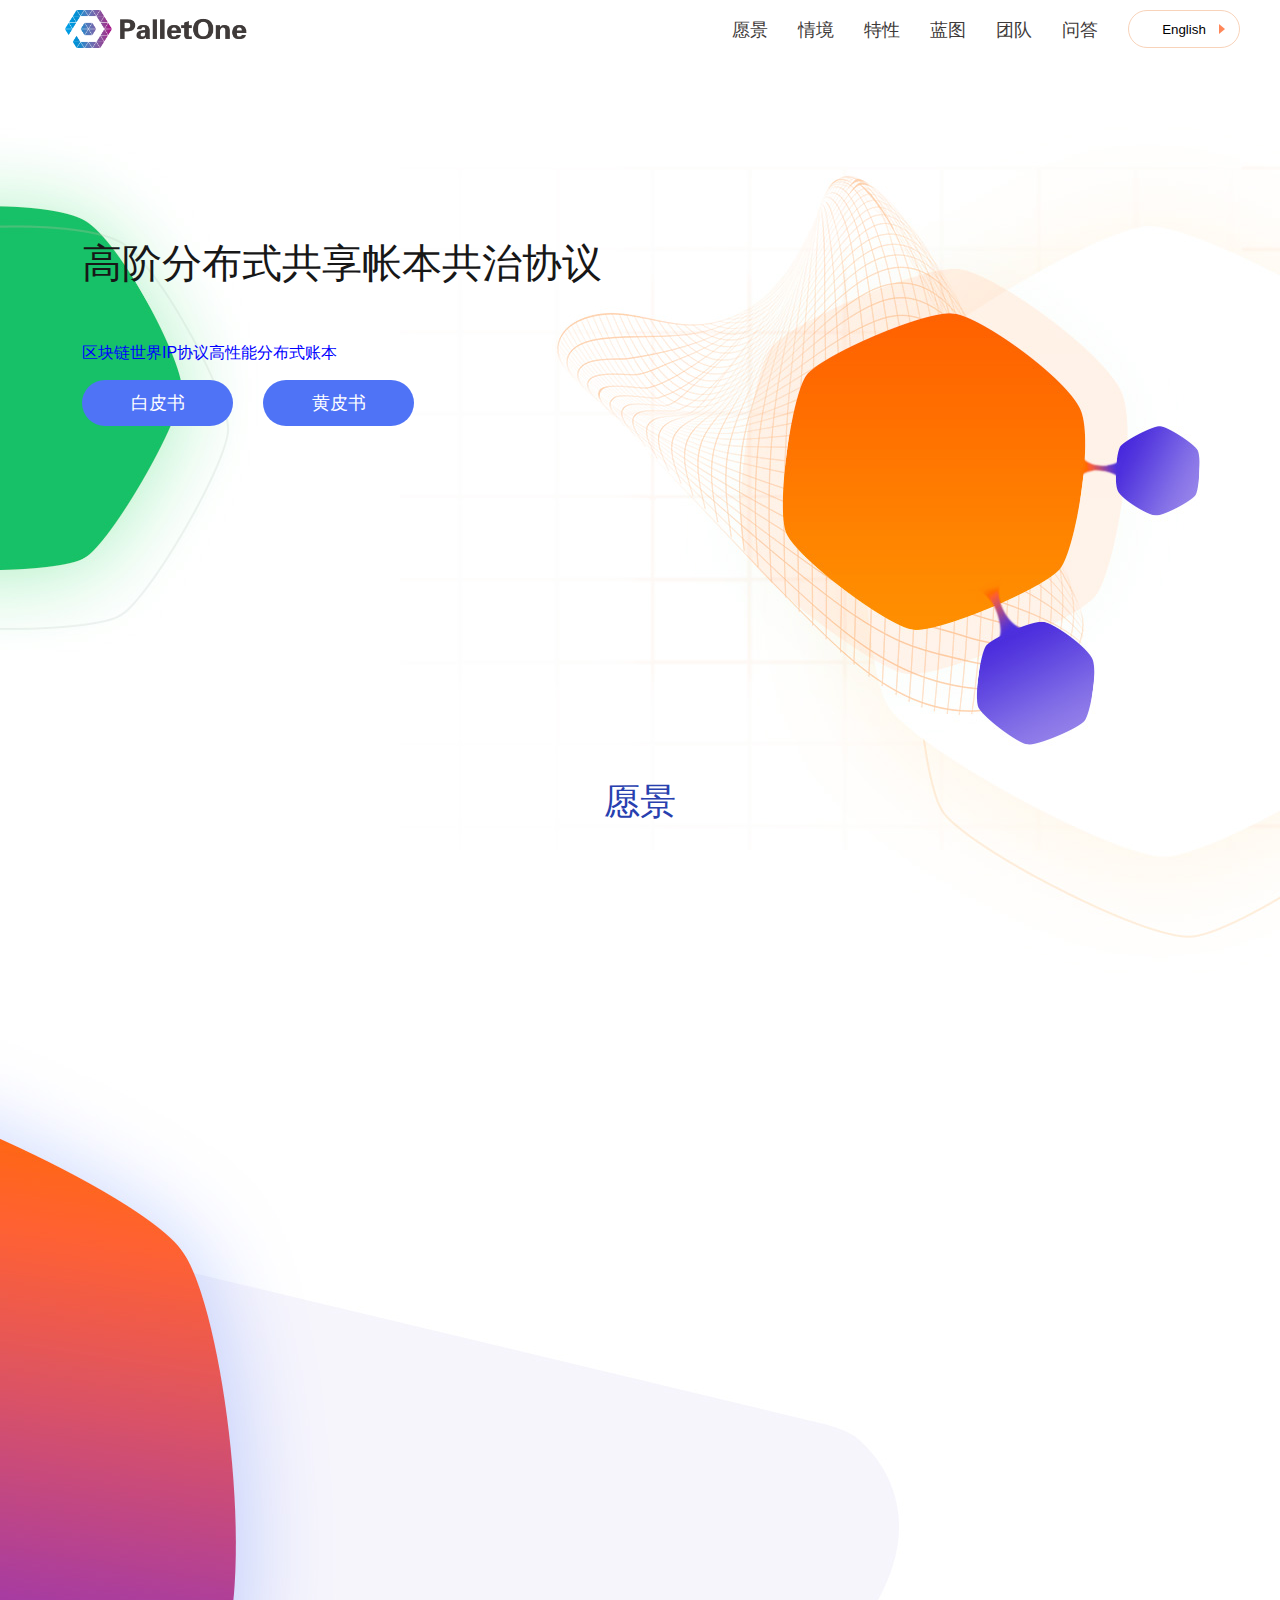
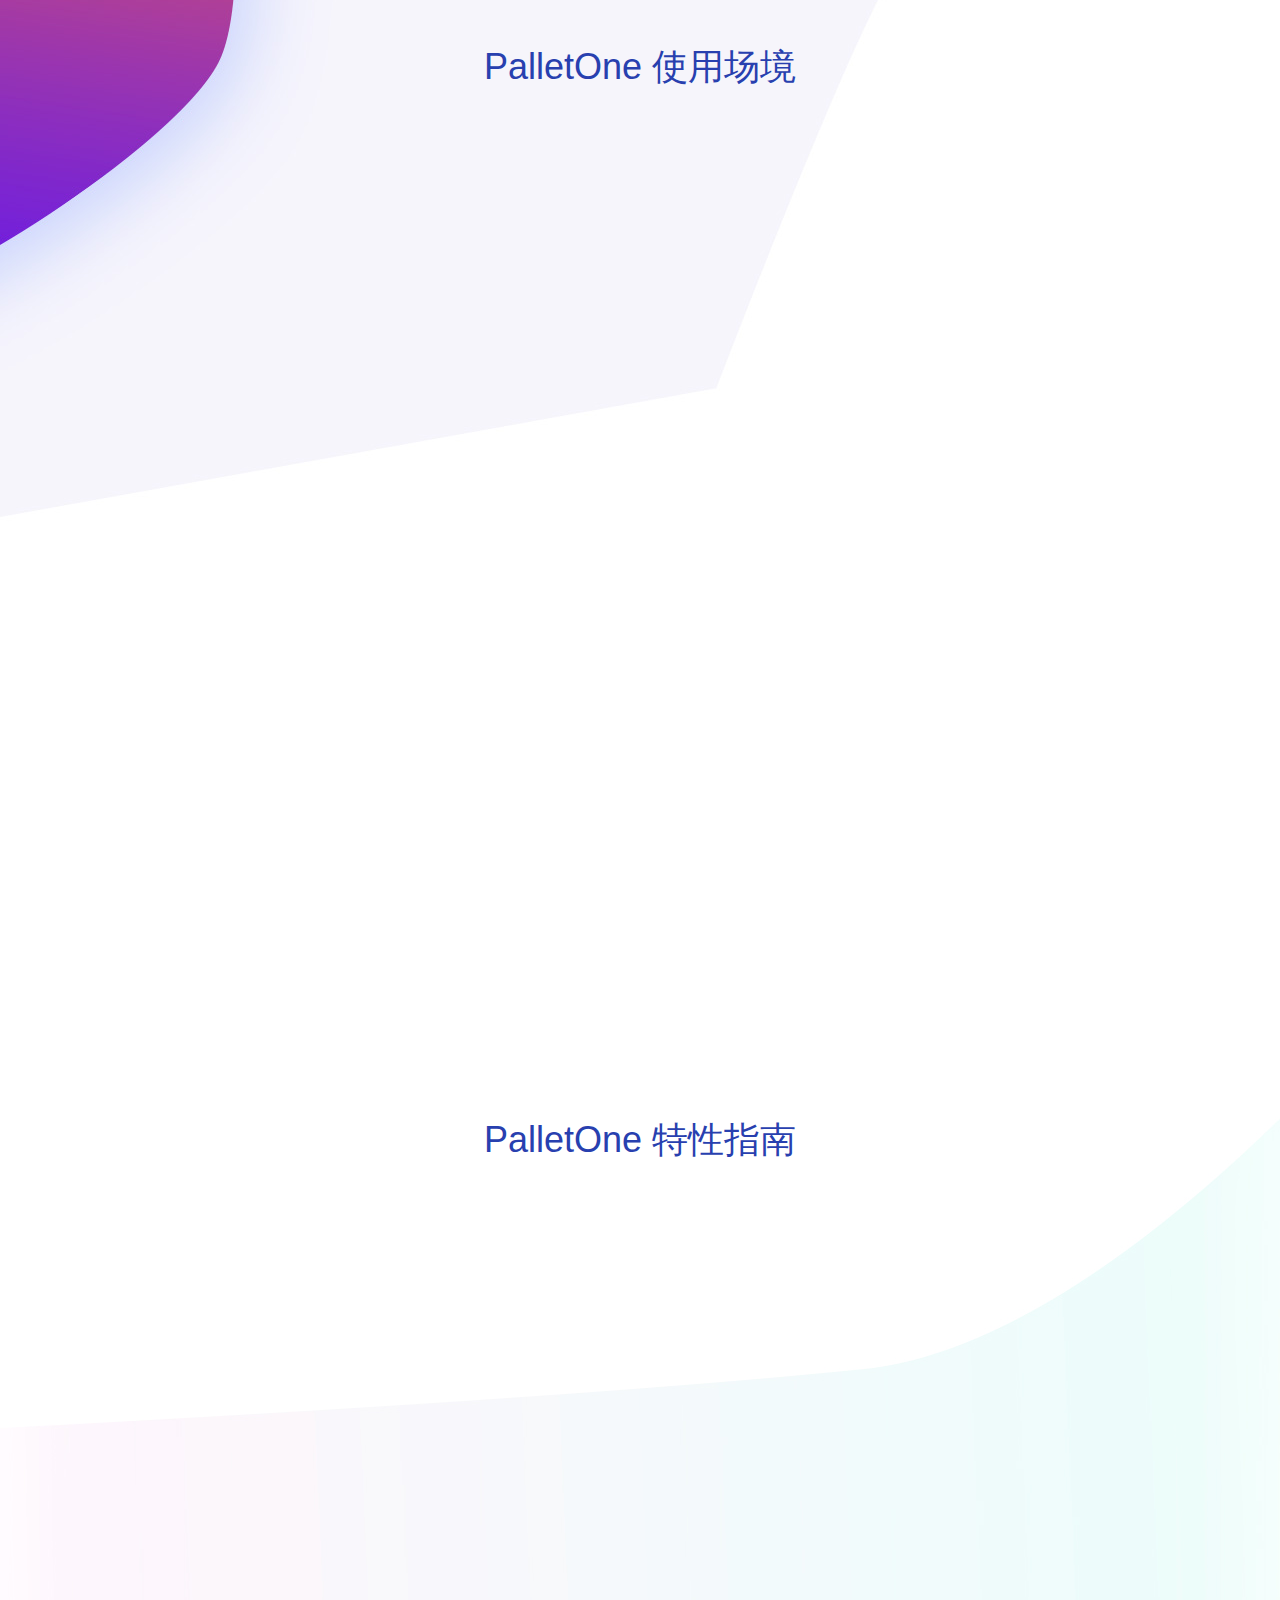
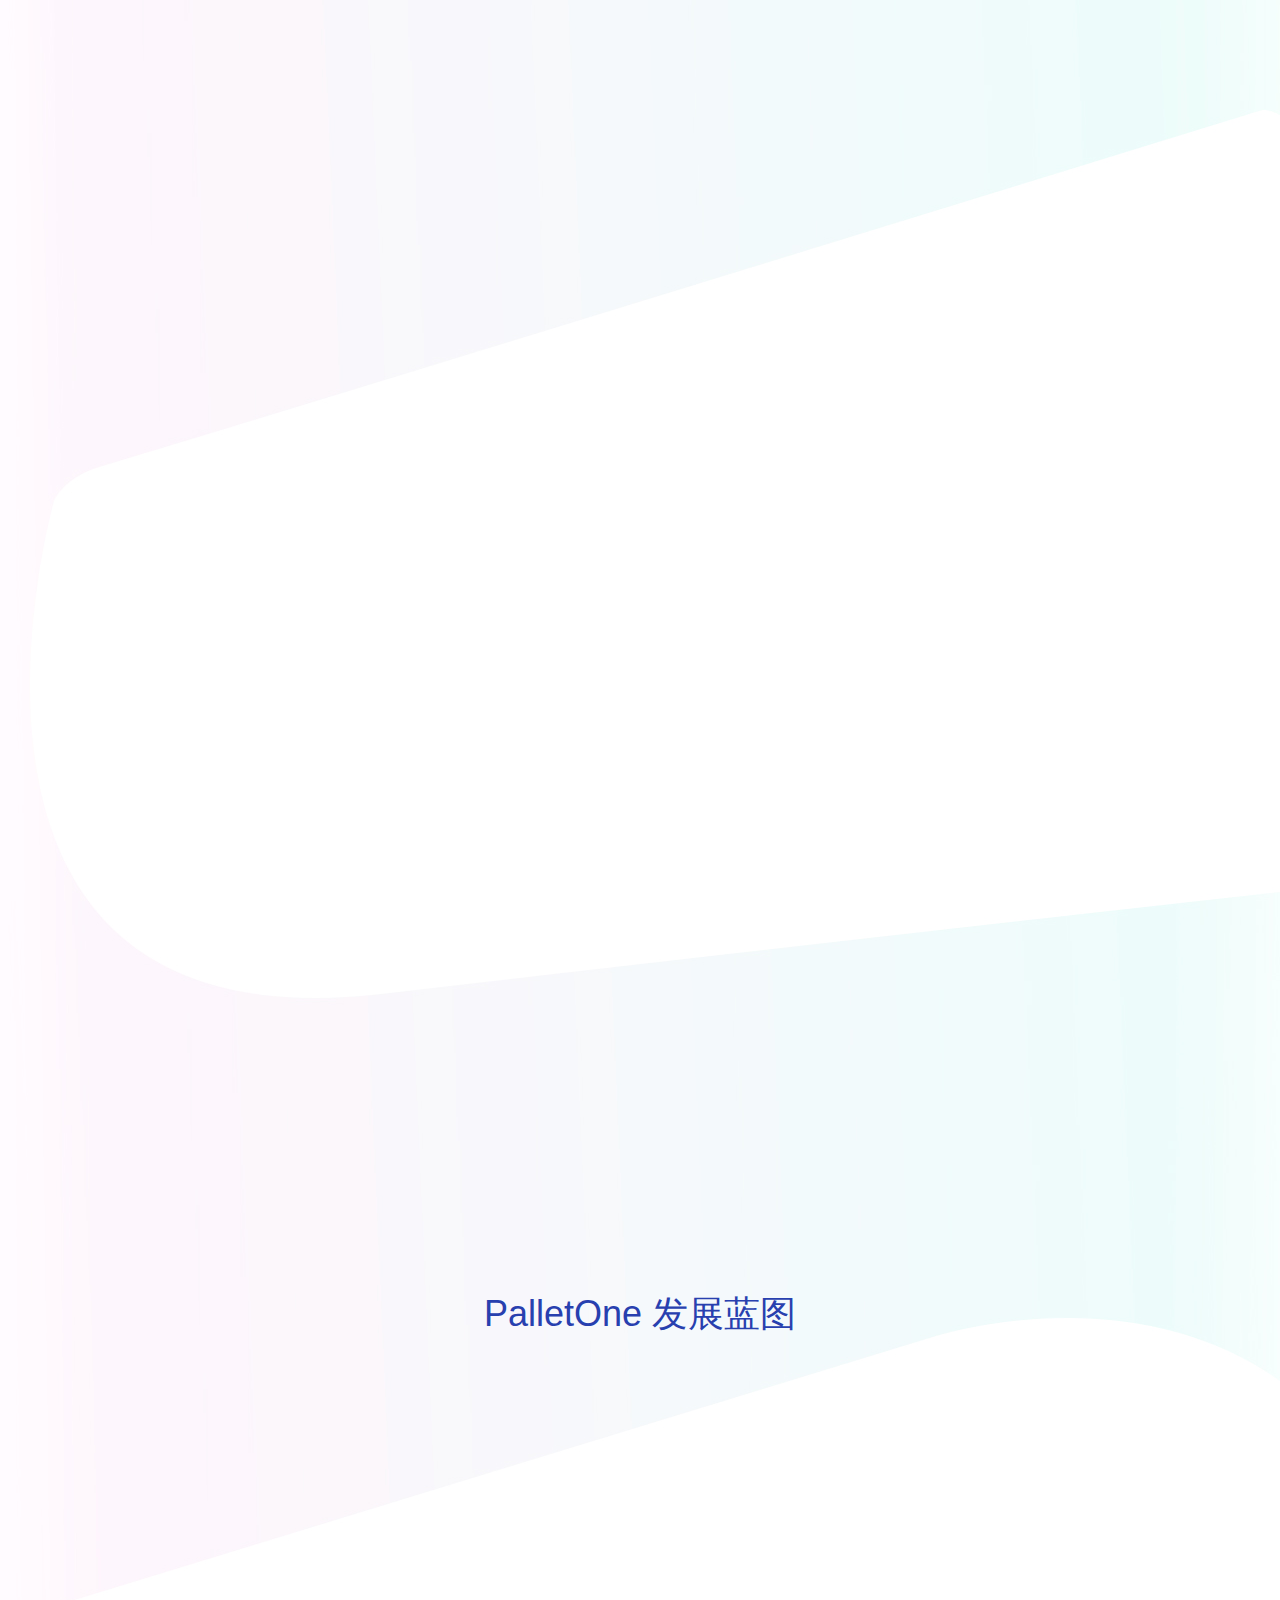
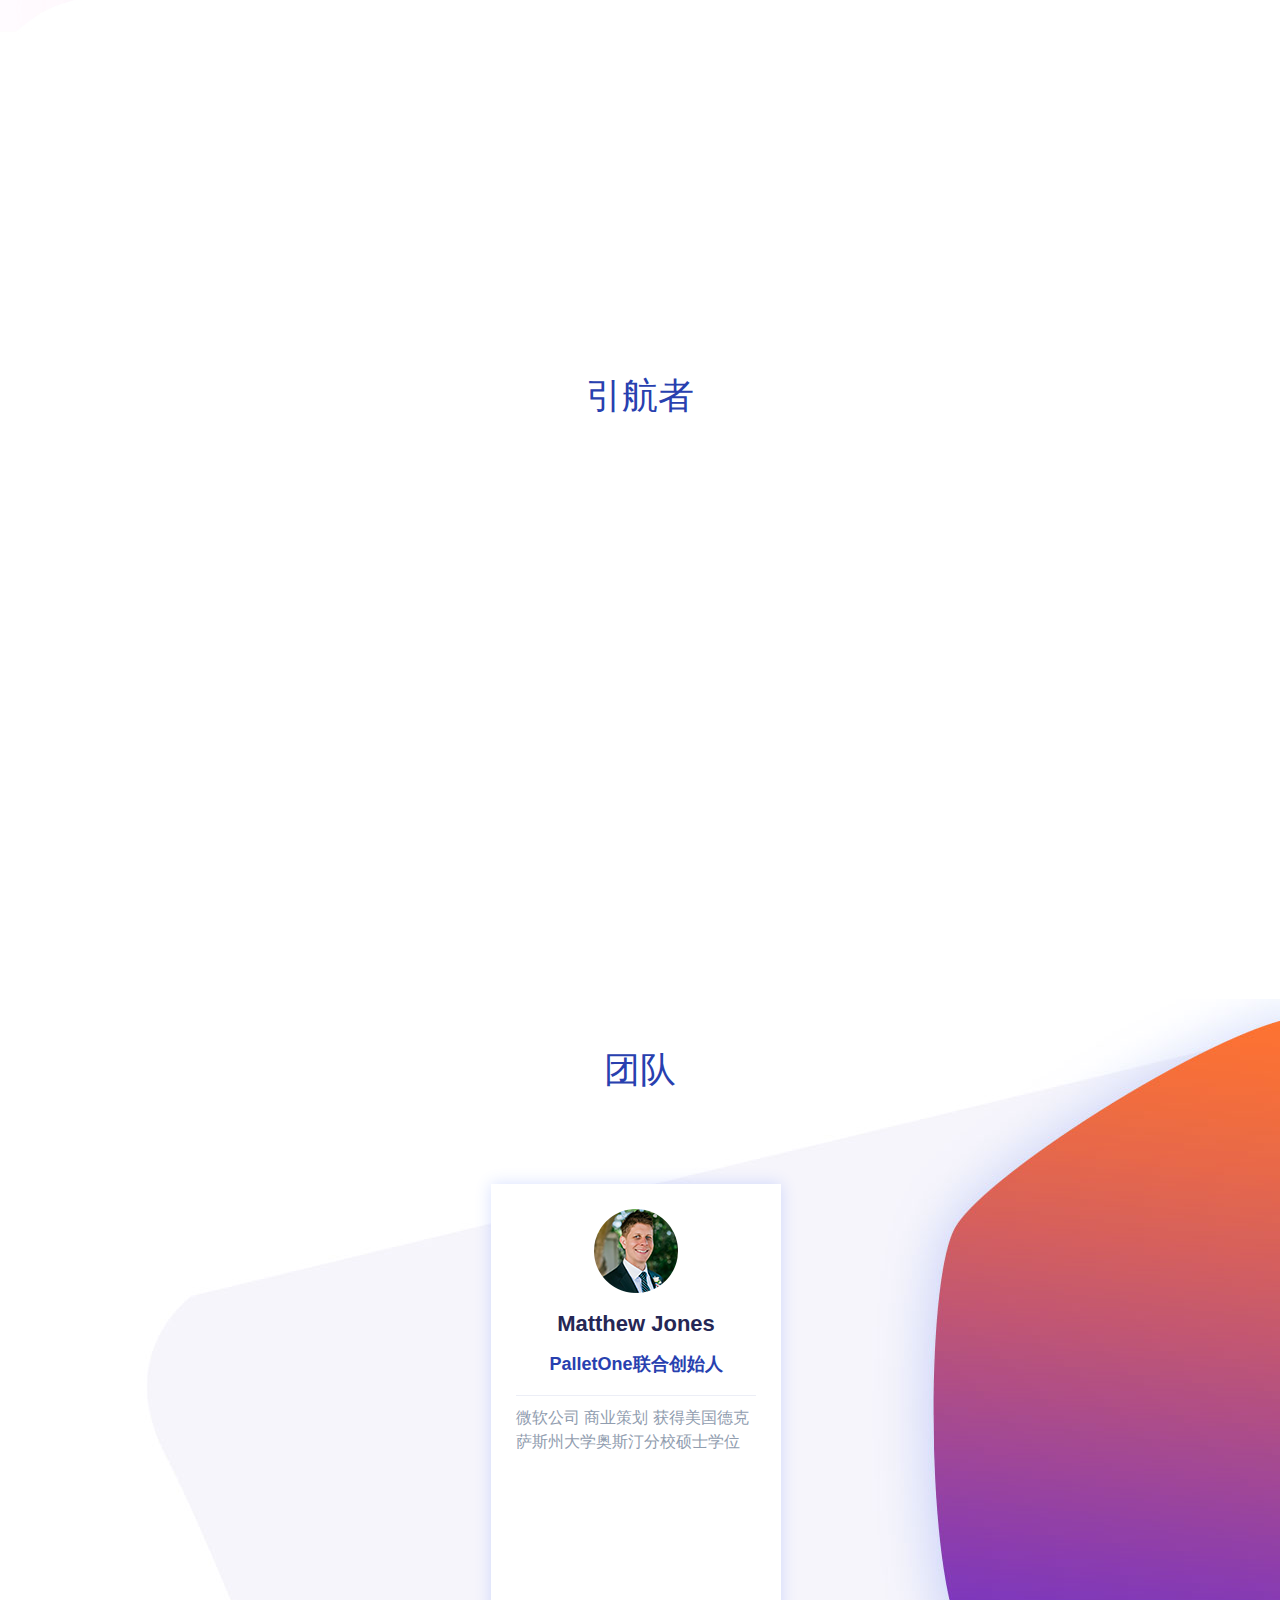
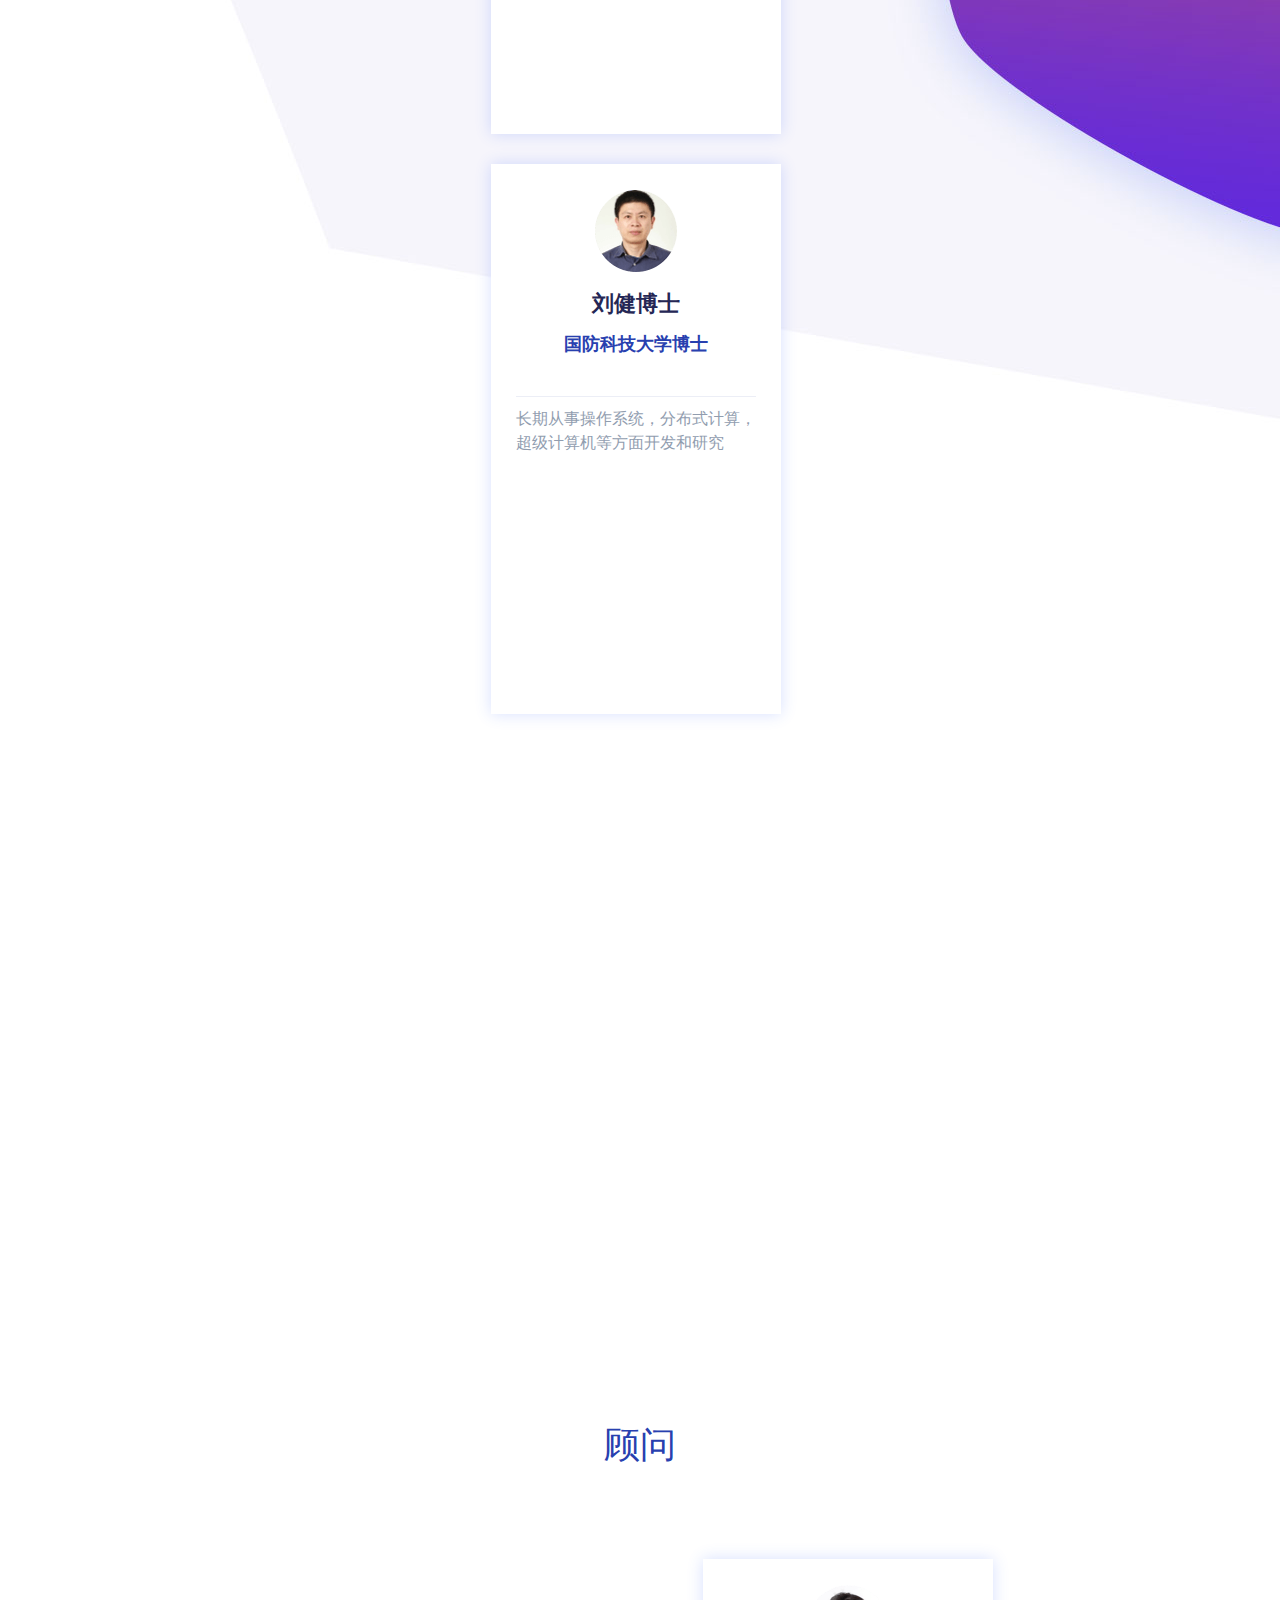
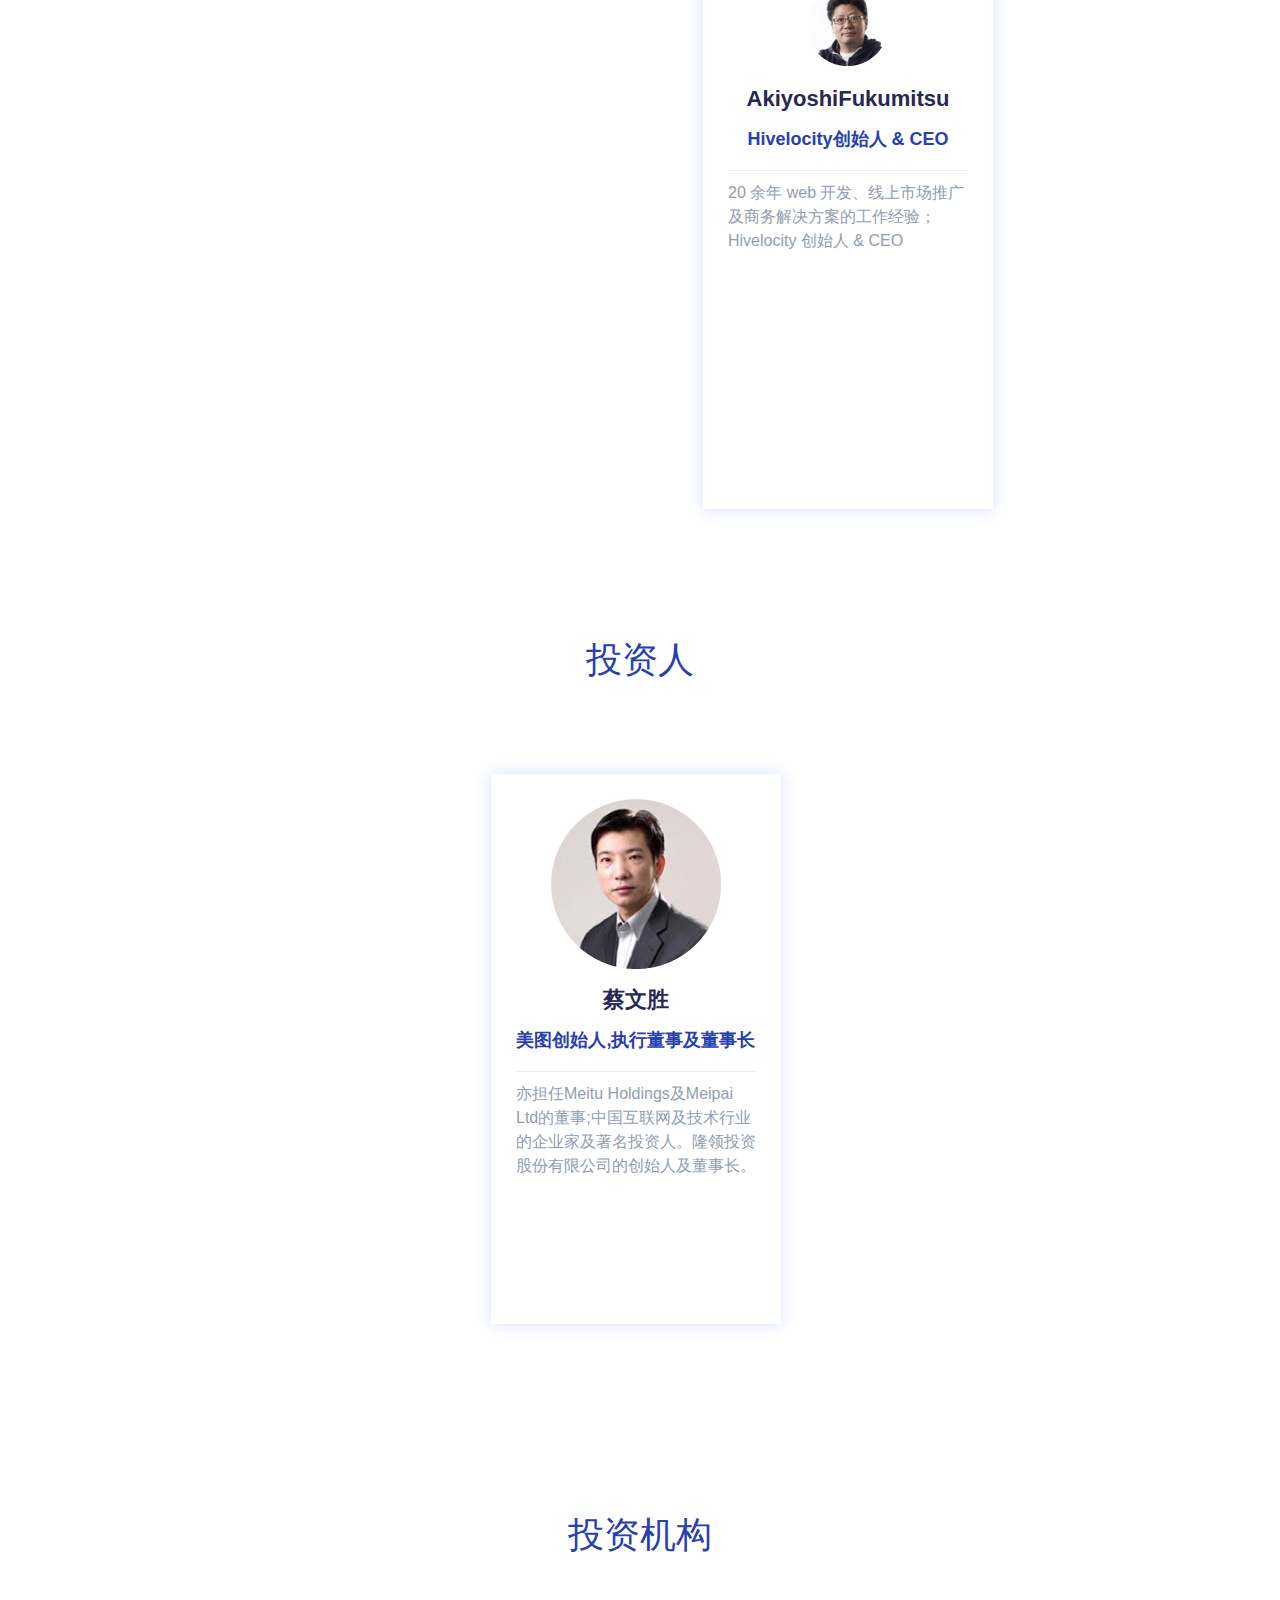
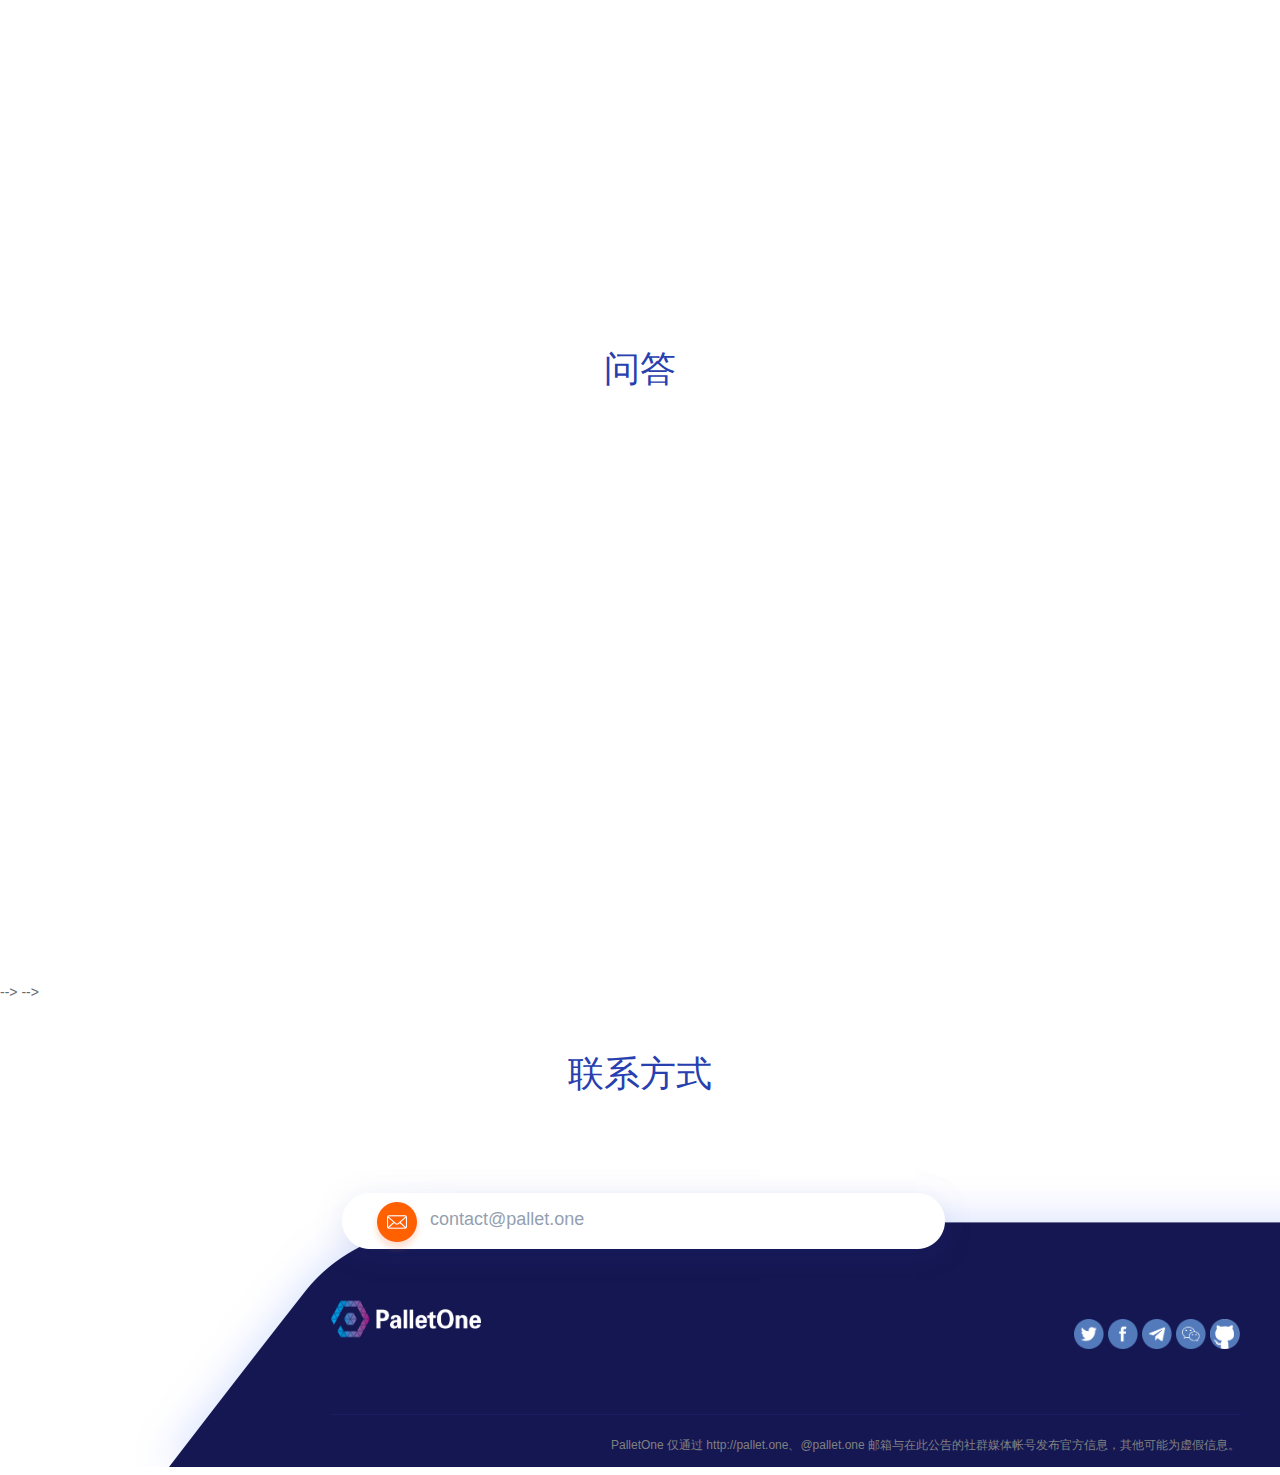
<file: pc/index_zh_cn.html>
﻿<!DOCTYPE html PUBLIC "-//W3C//DTD XHTML 1.0 Transitional//EN" "http://www.w3.org/TR/xhtml1/DTD/xhtml1-transitional.dtd">
<html xmlns="http://www.w3.org/1999/xhtml">
<head>
<meta http-equiv="Content-Type" content="text/html; charset=utf-8" />
<meta http-equiv="keywords" content="调色板,pallet,palletone,跨链,区块链,DAG,陪审团">
<title>palletone</title>
<link rel="stylesheet" type="text/css" href="css/base.css" />
<link rel="stylesheet" type="text/css" href="css/animate.min.css" />
<link href="css/video-js.css" rel="stylesheet">
<link rel="stylesheet" type="text/css" href="css/pc.css" />
<style type="text/css">
body,td,th {
	font-family: "Open Sans", helvetica, arial, sans-serif;
}

ui,#qq{display:inline}
</style>
</head>

<body>
<!--ͷ��-->
<div class="header">
	<div class="wrap1200">
        <div class="left">
            <a href="/"><img src="images/logo.png" width="201" height="38" /></a>
        </div>
        <div class="right">
            <ul class="nav">
                <li><a  rel="Vision">愿景</a></li>
                <li><a  rel="Usage">情境</a></li>
                <li><a  rel="Features">特性</a></li>
                <li><a  rel="Timeline">蓝图</a></li>
                <li><a  rel="Team">团队</a></li>
                <li><a  rel="QA">问答</a></li>
                <li><input type="btn" class="change-btn" readonly="readonly" onclick="javascript:window.location.href='index.html';" value="English"></button></li>
            </ul>
        </div>
    </div>
</div>
<div class="section1">
    <div class="banner">
        <div class="wrap1200">
            <div class="title wow zoomIn animated"><span class="txt">高阶分布式共享帐本共治协议</span></div>
            <div class="small-title wow zoomIn animated" style="color:blue">区块链世界IP协议高性能分布式账本<br><a class="btn-white-paper" href=""  style="float:left; margin-right:30px;">白皮书</a><a class="btn-white-paper" href=""  style="float:left">黄皮书</a></div>
        </div>
    </div>
    <!--vision-->
    <div class="vision wrap1200" id="Vision">
        <div class="g-title">愿景</div>
        <div>
            <div class="features-text wow fadeInLeft animated">
                <img src="images/icon_vision1.png" class="fa big-icon pull-left" />
                <h2>高通用 </h2>
                <p>通过DAG分布式存储与陪审团共识算法相结合，在存储和计算上均突破了传统区块链的技术限制。</p>
            </div>
            <div class="features-text wow fadeInRight animated">
                <img src="images/icon_vision2.png" class="fa big-icon pull-left" />
                <h2>用户友好性 </h2>
                <p>PalletOne旨在建立一个完整的智能合约生态，让开发者、用户和“矿工”都能在PalletOne平台中各取所需。</p>
            </div>
			<div class="features-text wow fadeInLeft animated">
                <img src="images/icon_vision3.png" class="fa big-icon pull-left" />
                <h2>普遍性 </h2>
                <p>DApp（分散应用程序）可以同时部署在不同的链上，并且不受底层链的限制。</p>
            </div>
			<div class="features-text wow fadeInRight animated">
                <img src="images/icon_vision4.png" class="fa big-icon pull-left" />
                <h2>代用货币 </h2>
                <p>用户在发出指令时不需要编写任何代码，但只需要配置相关参数</p>
            </div>
        </div>
    </div>
    <div class="zcash" id="Usage">
        <div class="service-list container">
            <div class="col-sm-2 wow zoomIn animated">
                <div class="services-bg">
                    <img src="images/icon_za.png">
                    <h2>零币</h2>
                    <p>通过零知识证明保护用户隐私</p>
                </div>
            </div>
            <div class="col-sm-2 wow zoomIn animated">
                <div class="services-bg">
                    <img src="images/icon_li.png">
                    <h2>莱特币</h2>
                    <p>比特币的改良版</p>
                </div>
            </div>
            <div class="col-sm-2 wow zoomIn animated">
                <div class="services-bg">
                    <img src="images/icon_et.png">
                    <h2>以太坊</h2>
                    <p>以智能合约为基础的虚拟货币</p>
                </div>
            </div>
            <div class="col-sm-2 wow zoomIn animated">
                <div class="services-bg">
                    <img src="images/icon_bi.png">
                    <h2>比特币</h2>
                    <p>最为知名且应用广泛的虚拟货币</p>
                </div>
            </div>
            <div class="col-sm-2 wow zoomIn animated">
                <div class="services-bg">
                    <img src="images/icon_io.png">
                    <h2>IOTA</h2>
                    <p>号称不需要手续费的数字货币</p>
                </div>
            </div>
        </div>
    </div>
    <div class="wrap1200" id="">
    	<div class="g-title">PalletOne 使用场境</div>
        <div class="Application">
            <div class="col-md-3 text-center wow fadeInLeft animated" style="margin-top:230px;">
                <div>
                    <h2>跨链支付</h2>
                    <p class="text-left">比特币网络中的用户想享受以太坊中的加密猫的游戏乐趣，但他手头并没有以太币，最可行的解决方法是将自己钱包里的部分比特币兑换成以太币，但这需要经过复杂的交易所操作。用户可以利用PalletOne的跨链功能直接使用比特币支付这笔费用，从而避免繁冗的币种兑换和充值提取等操作。</p>
                </div>
            </div>
            <div class="col-md-3 middle text-center wow zoomIn animated">
                <div>
                    <h2>支持多支付类型的DApp</h2>
                    <p class="text-left">用户使用构建在PalletOne上的DApp时，付费方式更加自由灵活：既可以通过PalletOne上支持的通证，又可以选择BTC、ETH，甚至是几种方式的组合。同时，免除了通过交易所进行兑换的繁琐过程。</p>
                </div>
            </div>
            <div class="col-md-3 text-center wow fadeInRight animated" style="margin-top:230px;">
                <div>
                    <h2>金融工具</h2>
                    <p class="text-left">PalletOne是共享投资策略的最佳平台。同时用户可以创建自己的ETF。Pallet中的通证（Token）具有高度的灵活性，任何一个用户都可以利用通证工具设计一个由多币种、股票、债券等多种资产组合而成的通证，从而为全世界的投资者创造更多的机会。此外，Pallet提供了完备的通证定义和通证操作集可以确保安全性</p>
                </div>
            </div>
            <div class="col-md-6 text-center  wow zoomIn animated">
                <img src="images/appl_bg.png"  alt="dashboard" class="img-responsive">
            </div>
        </div>
    </div>
</div>
<div class="section2 " id="Features">
<div class="wrap1200">
	<div class="g-title">PalletOne 特性指南</div>
    <div class="features-block">
        <div class="col-lg-6 features-text wow fadeInLeft animated">
            <h2>多链</h2>
            <p>PalletOne智能合约支持多链。通过陪审团共识以及适配层，PalletOne智能合约可同时在不同的区块链上运行，用户在不同的区块链上通过调用一个PalletOne智能合约即可进行通证交易，保证了跨链通证交易的分布式、原子操作和不可篡改的特性。</p>
        </div>
        <div class="col-lg-6 text-right wow fadeInRight animated">
            <img src="images/pic_chain.png"  alt="dashboard" class="img-responsive pull-right">
        </div>
    </div>
    <div class="features-block">
        <div class="col-lg-6 wow fadeInLeft">
            <img src="images/pic_task.png"  alt="dashboard" class="img-responsive pull-right">            	
        </div>
        <div class="col-lg-6 features-text-right wow fadeInRight animated">
            <h2>多任务</h2>
            <p>PalletOne智能合约的验证、执行等工作可以由为其专门生成的陪审团完成。陪审团是从候选陪审员中随机选择一定数量的陪审员组成。PalletOne中的智能合约可以通过选择不同陪审团以多任务的方式执行，相较于全网共识的方式，将有效减少网络拥堵。</p>

        </div>
    </div>
    <div class="features-block">
        <div class="col-lg-6 features-text wow fadeInLeft animated">
            <h2>安全性</h2>
            <p>PalletOne的安全性体现在两个方面，一是开发的安全性，二是合约执行的安全性。用户在开发对应场景的时候，调用合约模板，只需很少的步骤即可完成DAPP开发。在合约执行方面，PalletOne VM技术作为智能合约编译和执行的核心工具，可以为智能合约提供安全高效的沙盒运行环境。</p>
        </div>
        <div class="col-lg-6 text-right wow fadeInRight">
            <img src="images/pic_security.png"  alt="dashboard" class="img-responsive pull-right">
        </div>
    </div>
    <div class="features-block">
        <div class="col-lg-6 wow fadeInLeft animated">
            <img src="images/pic_plat.png"  alt="dashboard" class="img-responsive pull-right">            	
        </div>
        <div class="col-lg-6 features-text-right wow fadeInRight">
            <h2>多语言 & 多平台</h2>
            <p>·PalletOne支持多语言。开发者可以使用主流的开发语言（比如Java、C++、JS等）开发智能合约，而不需要专门去学习一门新的合约开发语言，比如像以太坊的Solidity语言。PalletOne支持多语言可以使更多的开发者加入区块链的应用生态。
</p><p>·PalletOne VM作为智能合约编译和执行的核心工具, 和底层的操作系统完全解耦，使得PalletOne智能合约适用于windows、Linux、Mac等多种平台类型。</p>

        </div>
    </div>
    <div class="timeline" id="Timeline">
        <div class="g-title">
           PalletOne 发展蓝图
        </div>
        <div class="testimonials-text time-chart wow fadeIn animated">
           <ul>
                <li class="time time1 wow fadeIn animated">
                    <h2>2015 Oct</h2>
                    <p>vChain（内部项目）概念的诞生</p>
                    <img class="icon-b" src="images/icon-b5.png">
                    <img class="arrow" src="images/arrow-right.png">
                </li>
                <li class="time time2">
                    <h2>2016 Apr</h2>
                    <p>发布vChain说明</p>
                    <img class="icon-b" src="images/icon-b4.png">
                    <img class="arrow" src="images/arrow-left.png">
                </li>

                <li class="time time3">
                    <h2>2016 Nov</h2>
                    <p>更新vChain-compat-openssl.spec</p>
                    <img class="icon-b" src="images/icon-b4.png">
                    <img class="arrow" src="images/arrow-right.png">
                </li>
                <li class="time time4">
                    <h2>2017 Feb</h2>
                    <p>开发vChain浏览器</p>
                    <img class="icon-b" src="images/icon-b3.png">
                    <img class="arrow" src="images/arrow-left.png">
                </li>
                <li class="time time5">
                    <h2>2017 May</h2>
                    <p>根据Ethereum EVM修改vChain EVM</p>
                    <img class="icon-b" src="images/icon-b3.png">
                    <img class="arrow" src="images/arrow-right.png">
                </li>
                <li class="time time6">
                    <h2>2017 June</h2>
                    <p>从vChain解耦oracle模块</p>
                    <img class="icon-b" src="images/icon-b3.png">
                    <img class="arrow" src="images/arrow-left.png">
                </li>
                <li class="time time7">
                    <h2>2017 Sep</h2>
                    <p>发布vChain v1.2</p>
                    <img class="icon-b" src="images/icon-b3.png">
                    <img class="arrow" src="images/arrow-right.png">
                </li>
                <li class="time time8">
                    <h2>2017 Sep</h2>
                    <p>PalletOne概念诞生</p>
                    <img class="icon-b" src="images/icon-b3.png">
                    <img class="arrow" src="images/arrow-left.png">
                </li>
                <li class="time time9">
                    <h2>2018 Mar</h2>
                    <p>发布PalletOne白皮书</p>
                    <img class="icon-b" src="images/icon-b2.png">
                    <img class="arrow" src="images/arrow-right.png">
                </li>
                <li class="time time10">
                    <h2>2018 May</h2>
                    <p>发布PalletOne技术黄皮书</p>
                    <img class="icon-b" src="images/icon-b2.png">
                    <img class="arrow" src="images/arrow-left.png">
                </li>
                <li class="time time11">
                    <h2>2018 Q2</h2>
                    <p>开始PalletOne开发并开源</p>
                    <img class="icon-b" src="images/icon-b2.png">
                    <img class="arrow" src="images/arrow-right.png">
                </li>
                <li class="time time12">
                    <h2>2018 Q3</h2>
                    <p>发布支持比特币的PalletOne协议</p>
                    <img class="icon-b" src="images/icon-b2.png">
                    <img class="arrow" src="images/arrow-left.png">
                </li>
                <li class="time time13">
                    <h2>2018 Q3</h2>
                    <p>发布支持以太坊网络的PalletOne协议</p>
                    <img class="icon-b" src="images/icon-b2.png">
                    <img class="arrow" src="images/arrow-right.png">
                </li>
                <li class="time time14">
                    <h2>2018 Q4</h2>
                    <p>PalletOne底层测试网络上线</p>
                    <img class="icon-b" src="images/icon-b2.png">
                    <img class="arrow" src="images/arrow-left.png">
                </li>
                <li class="time time15">
                    <h2>2019 Q2</h2>
                    <p>PalletOne系统正式上线</p>
                    <img class="icon-b" src="images/icon-b1.png">
                    <img class="arrow" src="images/arrow-right.png">
                </li>
                <li class="time time16">
                    <h2>2019 Q3</h2>
                    <p>PalletOne将支持更多的区块链</p>
                    <img class="icon-b" src="images/icon-b1.png">
                    <img class="arrow" src="images/arrow-left.png">
                </li>
            </ul>
        </div>
    </div>
</div>
</div>
<div class="wrap1200" id="Mentors">
	<div class="g-title">
       引航者
    </div>
    <div class="Mentors container">
        <div class="col-sm-6 wow fadeInLeft animated" style="background:url(images/yuandao.png) no-repeat center top;margin-right:50px; padding-top:175px;">
            <div class="team-member">
                <h4>元道<br><span class="blue-txt">思想者</span></h4>
                
                <p  style="padding:7px 20px 20px">通证派创始人、中关村区块链产业联盟理事长，区块链和通证的倡导者，1991 年毕业于清华大学电机工程系，从事互联网行业 20 余年，互联网信息基础设施领军人物。</p>
            </div>
        </div>
        <div class="col-sm-6 wow fadeInRight animated" style="background:url(images/ligong.png) no-repeat center top; margin-left:50px;  padding-top:175px;">
            <div class="team-member">
                <h4>宫力博士<br><span class="blue-txt">P原Mozilla公司全球总裁</span></h4>
                
                <p  style="padding:7px 20px 20px">前微软中国研发集团副总裁、世界五百强Sun公司中国工程研究院院长.清华大学计算机科学学士、硕士，剑桥大学计算机科学博士，曾任SUN公司Java首席安全架构师，设计了今天为数亿企业和消费者用户所广泛使用的Java平台安全架构。</p>
            </div>
        </div>
    </div>
</div>
<div class="section3 container" id="Team">
	 <div class="g-title">团队</div>
     <div class="team container">
        <div class="col-sm-4 wow fadeInLeft animated">
            <div class="team-member">
                <img src="images/zhu.png"  class="img-responsive img-circle img-small" alt="">
                <h4>朱佩江<br><span class="blue-txt">PalletOne联合创始人
</span></h4>
                
                <p class="text-left">中关村区块链产业联盟秘书长1998年毕业于清华大学电子工程系，长期从事网络、视频及区块链技术研究，曾担任某国家级研究机构研究所副所长，教授级高级工程师。 </p>
            </div>
        </div>
        <div class="col-sm-4" style="margin:0 100px">
            <div class="team-member">
                <img src="images/jones.png"  class="img-responsive img-circle img-small" alt="">
                <h4>Matthew Jones <br><span class="blue-txt">PalletOne联合创始人</span></h4>
                
                <p class="text-left">微软公司 商业策划 获得美国德克萨斯州大学奥斯汀分校硕士学位 </p>
            </div>
        </div>
        <div class="col-sm-4 wow fadeInRight animated">
            <div class="team-member">
                <img src="images/chen.png"  class="img-responsive img-circle img-small" alt="">
                <h4>陈振国<br><span class="blue-txt">PalletOne团队专家</span><br />&emsp;</h4>
                
                <p class="text-left">曾任威睿科技联合创始人&CTO TelTel 首席战略官 Datamite Technology 联合创始人 & CTO 20年产品设计及运营经验</p>
            </div>
        </div>
		<div class="col-sm-4 wow fadeInLeft animated">
            <div class="team-member">
                <img src="images/chenyu.png"  class="img-responsive img-circle img-small" alt="">
                <h4>陈昱博士<br><span class="blue-txt">PalletOne团队专家</span><br />&emsp;</h4>
                <p class="text-left">1998 年获得美国南卡罗来纳大学数学博士, 随后担任美国 Summus Inc 的研究科学家，主要为美国国防研究部门，如 ONR、Sandia National Labs 等开发图像处理和模式识别方面的算法及软件</p>
            </div>
        </div>
		<div class="col-sm-4" style="margin:0 100px">
            <div class="team-member">
                <img src="images/liujian.png"  class="img-responsive img-circle img-small" alt="">
                <h4>刘健博士<br><span class="blue-txt">国防科技大学博士 </span><br />&emsp;</h4>
				<p class="text-left">长期从事操作系统，分布式计算，超级计算机等方面开发和研究 </p>
            </div>
        </div>
		<div class="col-sm-4 wow fadeInRight animated">
            <div class="team-member">
                <img src="images/zengyi.png"  class="img-responsive img-circle img-small" alt="">
                <h4>曾毅<br><span class="blue-txt">开发工程师</span><br />&emsp;</h4>
                
                <p class="text-left">数据库专家，《SQL Server数据库技术大全》作者，长期从事数据库应用、数据仓库、大数据和区块链应用开发和研究。拥有Fabric开发经验。</p>
            </div>
        </div>
		<div class="col-sm-4 wow fadeInLeft animated">
            <div class="team-member">
                <img src="images/wangcuicui.png"  class="img-responsive img-circle img-small" alt="">
                <h4>王翠翠<br><span class="blue-txt">北京邮电大学硕士 </span><br />&emsp;</h4>
				<p class="text-left">曾任职于百度及某国家主管部门下属研究机构，从事网络安全、网络流量分析、区块链等领 域研究和相关标准的制定工作，发表相关论文及专利十余篇。 </p>
            </div>
        </div>
    </div>
	<div class="g-title">顾问</div>
     <div class="team container">
        <div class="col-sm-4 wow fadeInLeft animated" style="margin-left:250px;">
            <div class="team-member">
                <img src="images/mengyan.png"  class="img-responsive img-circle img-small" alt="">
                <h4>孟岩<br><span class="blue-txt">知名开源社区CSDN副总裁
</span></h4>
                
                <p class="text-left">通证派发起人之一 </p>
            </div>
        </div>
        <div class="col-sm-4" style="margin:0 100px">
            <div class="team-member">
                <img src="images/AkiyoshiFukumitsu.png"  class="img-responsive img-circle img-small" alt="">
                <h4>AkiyoshiFukumitsu  <br><span class="blue-txt">Hivelocity创始人 & CEO</span></h4>
                
                <p class="text-left">20 余年 web 开发、线上市场推广及商务解决方案的工作经验；Hivelocity 创始人 & CEO </p>
            </div>
        </div>
        
    </div>
	<div class="g-title">投资人</div>
     <div class="team container">
        <div class="col-sm-4 wow fadeInLeft animated">
            <div class="team-member">
                <img src="images/yuandao2.png"  class="img-responsive img-circle img-small" alt="">
                <h4>元道<br><span class="blue-txt">思想者
</span></h4>
                
                <p class="text-left">通证派创始人、中关村区块链产业联盟理事长，区块链和通证的倡导者，1991 年毕业于清华大学电机工程系，从事互联网行业 20 余年，互联网信息基础设施领军人物。</p>
            </div>
        </div>
        <div class="col-sm-4" style="margin:0 100px">
            <div class="team-member">
                <img src="images/caiwensheng.png"  class="img-responsive img-circle img-small" alt="">
                <h4>蔡文胜  <br><span class="blue-txt">美图创始人,执行董事及董事长</span></h4>
                
                <p class="text-left">亦担任Meitu Holdings及Meipai Ltd的董事;中国互联网及技术行业的企业家及著名投资人。隆领投资股份有限公司的创始人及董事长。</p>
            </div>
        </div>
		<div class="col-sm-4 wow fadeInRight animated">
            <div class="team-member">
                <img src="images/zhangjian.png"  class="img-responsive img-circle img-small" alt="">
                <h4>张健  <br><span class="blue-txt">区块链行业的早期先驱</span></h4>
                
                <p class="text-left">Bochen的创始人兼董事长，前Huobi CTO。《区块链：定义金融和经济的未来》的作者。《金融科技：重建未来金融生态》的联合作者。</p>
            </div>
        </div>
        
    </div>
	
</div>	

	<div class="g-title">
      投资机构<br>
    </div>
    <div class="testimonials-text wow bounceIn animated">
        <img src="images/funds.png">
    </div>
</div>
<div class="wrap1200 QA" id="QA">
    <div class="g-title">问答</div>
    <div class="row">
        <div class="col-lg-6 features-text wow fadeInUp animated" style="width:590px; margin-right:50px">
            <h2>与其他跨链解决方案的不同？</h2>
            <p>大多数常见的跨链方案建立在对应于每条链的连接器上，一个连接器可能是一条针对相同共识机制跨链连接的公有链。与之对应的是 PalletOne 的跨链方式，PalletOne 通过一个轻量型，与区块链分离的高阶合约执行层连接不同的区块链。 而共识则是由被选出执行合约的陪审团成员达成。负责执行合约的陪审团保有合约的状态。</p>
        </div>
        <div class="col-lg-6 features-text wow fadeInUp animated" style="width:490px; margin:40px 0 0 10px;">
            <h2>palletOne支持哪些区块链？</h2>
            <p>很多的区块链项目都是从比特币和以太坊分叉出来的。因此，我们将会优先支持比特币和以太坊，之后会很快的支持其他区块链。我们也同样欢迎社区的开发者加入我们，共同开发和连接不同的区块链。</p>
        </div>
    </div>
    <div class="row">
        <div class="col-lg-6 features-text wow fadeInUp animated" style="width:590px; margin-right:50px; height:auto;">
            <h2>什么是合约的分离</h2>
            <p>合约分离意味着合约的执行会从下方的区块链分离开而由 PalletOne 执行。合约经过执行验证后，合约的信息将会存储到陪审团成员内部和/或合约涉及的区块链中。</p>
        </div>
        <!-- <div class="col-lg-6 features-text wow fadeInUp animated" style="width:490px; margin:40px 0 0 10px; height:auto;"> -->
            <!-- <h2>是否有展示PalletOne操作的影片</h2> -->
            <!-- <p>可以观看下方非正式版的解释影片</p> -->
        <!-- </div> -->
    </div>
</div>
<!-- <div class="wrap1200"> -->
	<!-- <div class="vadio"> -->
    	<!-- <!--<img src="images/radio.jpg" />--> -->
        <!-- <video id="my-video" class="video-js" controls preload="auto" width="791" height="425" -->
		  <!-- poster="images/radio.jpg" data-setup="{}"> -->
        <!-- <source src="http://jq22com.qiniudn.com/jq22-sp.mp4" type="video/mp4"> -->
        <!-- <p class="vjs-no-js"> To view this video please enable JavaScript, and consider upgrading to a web browser that <a href="http://videojs.com/html5-video-support/" target="_blank">supports HTML5 video</a> </p> -->
      <!-- </video> -->
        <!-- <!--<img src="images/icon_radio.png" class="icon-begin" />--> -->
    <!-- </div> -->
<!-- </div> -->
<div class="g-title">联系方式</div>
<div class="footer">
	<div class="wrap1200">
        <div class="email"><span>contact@pallet.one</span><input type="button" class="send-btn" /></div>
        <div class="f-nav">
            <div class="left">
                <a href="/"><img src="images/f-logo.png" style="margin-top:-85px;" width="150" height="150"/></a>
            </div>
            <div class="right">
                <ul class="list-inline pull-right" >
                    <li id="qq">
						<a href="#"><img src="images/icon-bird.png"  width="30" height="30"></a>
                    </li>
                    <li id="qq">
						<a href="#"><img src="images/icon-f.png"  width="30" height="30"></a>
                    </li>
					<li id="qq">
						<a href="#"><img src="images/telegram.png"  width="30" height="30"></a>
                    </li>
                    <li id="qq">
						<a href="#"><img src="images/wechat.png"  width="30" height="30"></a>
                    </li>
					<li id="qq">
						<a href="#"><img src="images/github.png"  width="30" height="30"></a>
                    </li>
                </ul>
            </div>
        </div>
        <div class="f-bottom" style="color:gray">PalletOne 仅通过 http://pallet.one、@pallet.one 邮箱与在此公告的社群媒体帐号发布官方信息，其他可能为虚假信息。</div>
    </div>
</div>
<script type="text/javascript" src="js/jquery-2.1.1.js"></script>
<script src="js/wow.min.js" ></script>
<script language="javascript" type="text/javascript" src="js/swfobject.js"></script>
<script src="js/video.min.js"></script> 
<script src="http://vjs.zencdn.net/5.19/lang/zh-CN.js"></script>
<script type="text/javascript" src="js/index.js"></script>
</body>
</html>
</file>
<file: pc/css/base.css>
@charset "utf-8";
/* 基础样式 */
body,div,p,table,tr,th,td,dl,dt,dd,ul,ol,li,h1,h2,h3,h4,h5,h6,pre,code,form,fieldset,legend,input,select,button,textarea,blockquote { margin:0; padding:0;}
article,aside,details,figcaption,figure,footer,header,hgroup,menu,nav,section{display:block;margin:0; padding:0;}
body { color: #676a6c; font-family: 'Open Sans', helvetica, arial, sans-serif; font-size:14px; line-height:150%;}
a { color:#333; text-decoration:none;outline:none;}
li { list-style:none;}
img,input { border:0px;vertical-align:middle}
table { border-collapse:collapse;}
.clear {clear:both;}
.clear:after{content:".";display:block;height:0;clear:both;visibility:hidden} 
.ellipsis{text-overflow:ellipsis; overflow:hidden; white-space:nowrap;}
.fl {float:left;}
.fr { float:right;}
.f12 {font-size:12px;}
.f16 {font-size:16px;}
.color6 { color:#666}
.color9 { color:#999}
.colorblue{color:#2063AF;}
.center {text-align:center;}
.left{float:left;}
.right{float:right;}
.bgf7{ background:#f7f7f7;}
.indent{ text-indent:2em;}
p {
    color: #919daf;
    font-size: 16px;
	line-height:24px;
}
h2 {
    font-size: 22px;
    margin: 5px 0 10px 0;
    color: #252755;
}
.wrap1200 {width:1200px; margin:0 auto; overflow:hidden;}
.container{ overflow:hidden;}
/*头部*/
.header{width:100%; min-width:1200px; overflow:hidden;}
.header .left{width:220px; margin-left:25px; padding-top:10px;}
.header .right{ font-size:17px; margin:5px 0 0 0;}
.nav{float:right; margin:0 -15px 15px 0; overflow:hidden; font-size:18px;}
.nav li{ float:left; padding:15px;}
.nav li a{color:#3E3A39; display:block; cursor:pointer;}
.nav li.active a{color:#ff904a;}
.nav li:hover a{color:#ff904a;}
.change-btn{
	border:1px solid #f8d3ba; border-radius:36px; width:110px; height:36px; vertical-align:top; margin-top:-10px; text-align:center; line-height:30px !important; background:url(../images/rate-right.png) no-repeat 90px center; cursor:pointer;
}
.header-fix{position:fixed; left:0; top:0; background:#fff; z-index:222;}
/*底部*/
.footer{min-width:1200px; background:url(../images/footer_bg.jpg) no-repeat center 20px; color:#8287ec; font-size:14px; padding-top:25px; overflow:hidden;}
.footer a{color:#8287ec; }
.email{width:656px; height:115px; background:url(../images/send_bg.png) no-repeat 0 0; margin-left:274px; padding-left:116px; color:#949fb1; font-size:18px; line-height:100px;}
.send-btn{width:154px; height:56px; float:right; border:none; background:none; cursor:pointer;margin-right: 22px;}
.f-nav{width:909px; float:right; overflow:hidden;padding:35px 0 20px 0; border-bottom:1px solid #1a1e63;}
.f-nav .nav{margin-right:36px;}
.f-nav .left{margin-top:10px;}
.f-nav .nav li a{color:#8287ec; cursor:pointer; }
.f-bottom{width:100%; text-align:right;float:right; font-size:12px; color:#3b3f94; line-height:60px;}
</file>
<file: pc/css/video-js.css>
.video-js .vjs-big-play-button .vjs-icon-placeholder:before,.video-js .vjs-modal-dialog,.vjs-button>.vjs-icon-placeholder:before,.vjs-modal-dialog .vjs-modal-dialog-content{position:absolute;top:0;left:0;width:100%;height:100%}.video-js .vjs-big-play-button .vjs-icon-placeholder:before,.vjs-button>.vjs-icon-placeholder:before{text-align:center}@font-face{font-family:VideoJS;src:url(../font/2.0.0/VideoJS.eot?#iefix) format("eot")}@font-face{font-family:VideoJS;src:url([data-uri]) format("woff"),url([data-uri]) format("truetype");font-weight:400;font-style:normal}.video-js .vjs-big-play-button .vjs-icon-placeholder:before,.video-js .vjs-play-control .vjs-icon-placeholder,.vjs-icon-play{font-family:VideoJS;font-weight:400;font-style:normal}.video-js .vjs-big-play-button .vjs-icon-placeholder:before,.video-js .vjs-play-control .vjs-icon-placeholder:before,.vjs-icon-play:before{content:"\f101"}.vjs-icon-play-circle{font-family:VideoJS;font-weight:400;font-style:normal}.vjs-icon-play-circle:before{content:"\f102"}.video-js .vjs-play-control.vjs-playing .vjs-icon-placeholder,.vjs-icon-pause{font-family:VideoJS;font-weight:400;font-style:normal}.video-js .vjs-play-control.vjs-playing .vjs-icon-placeholder:before,.vjs-icon-pause:before{content:"\f103"}.video-js .vjs-mute-control.vjs-vol-0 .vjs-icon-placeholder,.vjs-icon-volume-mute{font-family:VideoJS;font-weight:400;font-style:normal}.video-js .vjs-mute-control.vjs-vol-0 .vjs-icon-placeholder:before,.vjs-icon-volume-mute:before{content:"\f104"}.video-js .vjs-mute-control.vjs-vol-1 .vjs-icon-placeholder,.vjs-icon-volume-low{font-family:VideoJS;font-weight:400;font-style:normal}.video-js .vjs-mute-control.vjs-vol-1 .vjs-icon-placeholder:before,.vjs-icon-volume-low:before{content:"\f105"}.video-js .vjs-mute-control.vjs-vol-2 .vjs-icon-placeholder,.vjs-icon-volume-mid{font-family:VideoJS;font-weight:400;font-style:normal}.video-js .vjs-mute-control.vjs-vol-2 .vjs-icon-placeholder:before,.vjs-icon-volume-mid:before{content:"\f106"}.video-js .vjs-mute-control .vjs-icon-placeholder,.vjs-icon-volume-high{font-family:VideoJS;font-weight:400;font-style:normal}.video-js .vjs-mute-control .vjs-icon-placeholder:before,.vjs-icon-volume-high:before{content:"\f107"}.video-js .vjs-fullscreen-control .vjs-icon-placeholder,.vjs-icon-fullscreen-enter{font-family:VideoJS;font-weight:400;font-style:normal}.video-js .vjs-fullscreen-control .vjs-icon-placeholder:before,.vjs-icon-fullscreen-enter:before{content:"\f108"}.video-js.vjs-fullscreen .vjs-fullscreen-control .vjs-icon-placeholder,.vjs-icon-fullscreen-exit{font-family:VideoJS;font-weight:400;font-style:normal}.video-js.vjs-fullscreen .vjs-fullscreen-control .vjs-icon-placeholder:before,.vjs-icon-fullscreen-exit:before{content:"\f109"}.vjs-icon-square{font-family:VideoJS;font-weight:400;font-style:normal}.vjs-icon-square:before{content:"\f10a"}.vjs-icon-spinner{font-family:VideoJS;font-weight:400;font-style:normal}.vjs-icon-spinner:before{content:"\f10b"}.video-js .vjs-subs-caps-button .vjs-icon-placeholder,.video-js .vjs-subtitles-button .vjs-icon-placeholder,.video-js.video-js:lang(en-AU) .vjs-subs-caps-button .vjs-icon-placeholder,.video-js.video-js:lang(en-GB) .vjs-subs-caps-button .vjs-icon-placeholder,.video-js.video-js:lang(en-IE) .vjs-subs-caps-button .vjs-icon-placeholder,.video-js.video-js:lang(en-NZ) .vjs-subs-caps-button .vjs-icon-placeholder,.vjs-icon-subtitles{font-family:VideoJS;font-weight:400;font-style:normal}.video-js .vjs-subs-caps-button .vjs-icon-placeholder:before,.video-js .vjs-subtitles-button .vjs-icon-placeholder:before,.video-js.video-js:lang(en-AU) .vjs-subs-caps-button .vjs-icon-placeholder:before,.video-js.video-js:lang(en-GB) .vjs-subs-caps-button .vjs-icon-placeholder:before,.video-js.video-js:lang(en-IE) .vjs-subs-caps-button .vjs-icon-placeholder:before,.video-js.video-js:lang(en-NZ) .vjs-subs-caps-button .vjs-icon-placeholder:before,.vjs-icon-subtitles:before{content:"\f10c"}.video-js .vjs-captions-button .vjs-icon-placeholder,.video-js:lang(en) .vjs-subs-caps-button .vjs-icon-placeholder,.video-js:lang(fr-CA) .vjs-subs-caps-button .vjs-icon-placeholder,.vjs-icon-captions{font-family:VideoJS;font-weight:400;font-style:normal}.video-js .vjs-captions-button .vjs-icon-placeholder:before,.video-js:lang(en) .vjs-subs-caps-button .vjs-icon-placeholder:before,.video-js:lang(fr-CA) .vjs-subs-caps-button .vjs-icon-placeholder:before,.vjs-icon-captions:before{content:"\f10d"}.video-js .vjs-chapters-button .vjs-icon-placeholder,.vjs-icon-chapters{font-family:VideoJS;font-weight:400;font-style:normal}.video-js .vjs-chapters-button .vjs-icon-placeholder:before,.vjs-icon-chapters:before{content:"\f10e"}.vjs-icon-share{font-family:VideoJS;font-weight:400;font-style:normal}.vjs-icon-share:before{content:"\f10f"}.vjs-icon-cog{font-family:VideoJS;font-weight:400;font-style:normal}.vjs-icon-cog:before{content:"\f110"}.video-js .vjs-play-progress,.video-js .vjs-volume-level,.vjs-icon-circle{font-family:VideoJS;font-weight:400;font-style:normal}.video-js .vjs-play-progress:before,.video-js .vjs-volume-level:before,.vjs-icon-circle:before{content:"\f111"}.vjs-icon-circle-outline{font-family:VideoJS;font-weight:400;font-style:normal}.vjs-icon-circle-outline:before{content:"\f112"}.vjs-icon-circle-inner-circle{font-family:VideoJS;font-weight:400;font-style:normal}.vjs-icon-circle-inner-circle:before{content:"\f113"}.vjs-icon-hd{font-family:VideoJS;font-weight:400;font-style:normal}.vjs-icon-hd:before{content:"\f114"}.video-js .vjs-control.vjs-close-button .vjs-icon-placeholder,.vjs-icon-cancel{font-family:VideoJS;font-weight:400;font-style:normal}.video-js .vjs-control.vjs-close-button .vjs-icon-placeholder:before,.vjs-icon-cancel:before{content:"\f115"}.video-js .vjs-play-control.vjs-ended .vjs-icon-placeholder,.vjs-icon-replay{font-family:VideoJS;font-weight:400;font-style:normal}.video-js .vjs-play-control.vjs-ended .vjs-icon-placeholder:before,.vjs-icon-replay:before{content:"\f116"}.vjs-icon-facebook{font-family:VideoJS;font-weight:400;font-style:normal}.vjs-icon-facebook:before{content:"\f117"}.vjs-icon-gplus{font-family:VideoJS;font-weight:400;font-style:normal}.vjs-icon-gplus:before{content:"\f118"}.vjs-icon-linkedin{font-family:VideoJS;font-weight:400;font-style:normal}.vjs-icon-linkedin:before{content:"\f119"}.vjs-icon-twitter{font-family:VideoJS;font-weight:400;font-style:normal}.vjs-icon-twitter:before{content:"\f11a"}.vjs-icon-tumblr{font-family:VideoJS;font-weight:400;font-style:normal}.vjs-icon-tumblr:before{content:"\f11b"}.vjs-icon-pinterest{font-family:VideoJS;font-weight:400;font-style:normal}.vjs-icon-pinterest:before{content:"\f11c"}.video-js .vjs-descriptions-button .vjs-icon-placeholder,.vjs-icon-audio-description{font-family:VideoJS;font-weight:400;font-style:normal}.video-js .vjs-descriptions-button .vjs-icon-placeholder:before,.vjs-icon-audio-description:before{content:"\f11d"}.video-js .vjs-audio-button .vjs-icon-placeholder,.vjs-icon-audio{font-family:VideoJS;font-weight:400;font-style:normal}.video-js .vjs-audio-button .vjs-icon-placeholder:before,.vjs-icon-audio:before{content:"\f11e"}.video-js{display:block;vertical-align:top;box-sizing:border-box;color:#fff;background-color:#000;position:relative;padding:0;font-size:10px;line-height:1;font-weight:400;font-style:normal;font-family:Arial,Helvetica,sans-serif}.video-js:-moz-full-screen{position:absolute}.video-js:-webkit-full-screen{width:100%!important;height:100%!important}.video-js[tabindex="-1"]{outline:0}.video-js *,.video-js :after,.video-js :before{box-sizing:inherit}.video-js ul{font-family:inherit;font-size:inherit;line-height:inherit;list-style-position:outside;margin-left:0;margin-right:0;margin-top:0;margin-bottom:0}.video-js.vjs-16-9,.video-js.vjs-4-3,.video-js.vjs-fluid{width:100%;max-width:100%;height:0}.video-js.vjs-16-9{padding-top:56.25%}.video-js.vjs-4-3{padding-top:75%}.video-js.vjs-fill{width:100%;height:100%}.video-js .vjs-tech{position:absolute;top:0;left:0;width:100%;height:100%}body.vjs-full-window{padding:0;margin:0;height:100%;overflow-y:auto}.vjs-full-window .video-js.vjs-fullscreen{position:fixed;overflow:hidden;z-index:1000;left:0;top:0;bottom:0;right:0}.video-js.vjs-fullscreen{width:100%!important;height:100%!important;padding-top:0!important}.video-js.vjs-fullscreen.vjs-user-inactive{cursor:none}.vjs-hidden{display:none!important}.vjs-disabled{opacity:.5;cursor:default}.video-js .vjs-offscreen{height:1px;left:-9999px;position:absolute;top:0;width:1px}.vjs-lock-showing{display:block!important;opacity:1;visibility:visible}.vjs-no-js{padding:20px;color:#fff;background-color:#000;font-size:18px;font-family:Arial,Helvetica,sans-serif;text-align:center;width:300px;height:150px;margin:0 auto}.vjs-no-js a,.vjs-no-js a:visited{color:#66a8cc}.video-js .vjs-big-play-button{display:block;position:absolute;padding:0;cursor:pointer;opacity:1;border:.06666em solid #fff;background-color:#2b333f;background-color:rgba(43,51,63,.7);-webkit-border-radius:50%;-moz-border-radius:50%;border-radius:50%;-webkit-transition:all .4s;-moz-transition:all .4s;-ms-transition:all .4s;-o-transition:all .4s;transition:all .4s;width: 2.4em;height: 2.4em;line-height: 2.4em;font-size: 3em;left: 50%;top: 50%;margin-top: -36px;margin-left: -36px;}.vjs-big-play-centered .vjs-big-play-button{top:50%;left:50%;margin-top:-.75em;margin-left:-1.5em}.video-js .vjs-big-play-button:focus,.video-js:hover .vjs-big-play-button{border-color:#fff;background-color:#73859f;background-color:rgba(115,133,159,.5);-webkit-transition:all 0s;-moz-transition:all 0s;-ms-transition:all 0s;-o-transition:all 0s;transition:all 0s}.vjs-controls-disabled .vjs-big-play-button,.vjs-error .vjs-big-play-button,.vjs-has-started .vjs-big-play-button,.vjs-using-native-controls .vjs-big-play-button{display:none}.vjs-has-started.vjs-paused.vjs-show-big-play-button-on-pause .vjs-big-play-button{display:block}.video-js button{background:0 0;border:none;color:inherit;display:inline-block;overflow:visible;font-size:inherit;line-height:inherit;text-transform:none;text-decoration:none;transition:none;-webkit-appearance:none;-moz-appearance:none;appearance:none}.video-js .vjs-control.vjs-close-button{cursor:pointer;height:3em;position:absolute;right:0;top:.5em;z-index:2}.video-js .vjs-modal-dialog{background:rgba(0,0,0,.8);background:-webkit-linear-gradient(-90deg,rgba(0,0,0,.8),rgba(255,255,255,0));background:linear-gradient(180deg,rgba(0,0,0,.8),rgba(255,255,255,0));overflow:auto;box-sizing:content-box}.video-js .vjs-modal-dialog>*{box-sizing:border-box}.vjs-modal-dialog .vjs-modal-dialog-content{font-size:1.2em;line-height:1.5;padding:20px 24px;z-index:1}.vjs-menu-button{cursor:pointer}.vjs-menu-button.vjs-disabled{cursor:default}.vjs-workinghover .vjs-menu-button.vjs-disabled:hover .vjs-menu{display:none}.vjs-menu .vjs-menu-content{display:block;padding:0;margin:0;font-family:Arial,Helvetica,sans-serif;overflow:auto;box-sizing:content-box}.vjs-menu .vjs-menu-content>*{box-sizing:border-box}.vjs-scrubbing .vjs-menu-button:hover .vjs-menu{display:none}.vjs-menu li{list-style:none;margin:0;padding:.2em 0;line-height:1.4em;font-size:1.2em;text-align:center;text-transform:lowercase}.vjs-menu li.vjs-menu-item:focus,.vjs-menu li.vjs-menu-item:hover{background-color:#73859f;background-color:rgba(115,133,159,.5)}.vjs-menu li.vjs-selected,.vjs-menu li.vjs-selected:focus,.vjs-menu li.vjs-selected:hover{background-color:#fff;color:#2b333f}.vjs-menu li.vjs-menu-title{text-align:center;text-transform:uppercase;font-size:1em;line-height:2em;padding:0;margin:0 0 .3em 0;font-weight:700;cursor:default}.vjs-menu-button-popup .vjs-menu{display:none;position:absolute;bottom:0;width:10em;left:-3em;height:0;margin-bottom:1.5em;border-top-color:rgba(43,51,63,.7)}.vjs-menu-button-popup .vjs-menu .vjs-menu-content{background-color:#2b333f;background-color:rgba(43,51,63,.7);position:absolute;width:100%;bottom:1.5em;max-height:15em}.vjs-menu-button-popup .vjs-menu.vjs-lock-showing,.vjs-workinghover .vjs-menu-button-popup:hover .vjs-menu{display:block}.video-js .vjs-menu-button-inline{-webkit-transition:all .4s;-moz-transition:all .4s;-ms-transition:all .4s;-o-transition:all .4s;transition:all .4s;overflow:hidden}.video-js .vjs-menu-button-inline:before{width:2.222222222em}.video-js .vjs-menu-button-inline.vjs-slider-active,.video-js .vjs-menu-button-inline:focus,.video-js .vjs-menu-button-inline:hover,.video-js.vjs-no-flex .vjs-menu-button-inline{width:12em}.vjs-menu-button-inline .vjs-menu{opacity:0;height:100%;width:auto;position:absolute;left:4em;top:0;padding:0;margin:0;-webkit-transition:all .4s;-moz-transition:all .4s;-ms-transition:all .4s;-o-transition:all .4s;transition:all .4s}.vjs-menu-button-inline.vjs-slider-active .vjs-menu,.vjs-menu-button-inline:focus .vjs-menu,.vjs-menu-button-inline:hover .vjs-menu{display:block;opacity:1}.vjs-no-flex .vjs-menu-button-inline .vjs-menu{display:block;opacity:1;position:relative;width:auto}.vjs-no-flex .vjs-menu-button-inline.vjs-slider-active .vjs-menu,.vjs-no-flex .vjs-menu-button-inline:focus .vjs-menu,.vjs-no-flex .vjs-menu-button-inline:hover .vjs-menu{width:auto}.vjs-menu-button-inline .vjs-menu-content{width:auto;height:100%;margin:0;overflow:hidden}.video-js .vjs-control-bar{display:none;width:100%;position:absolute;bottom:0;left:0;right:0;height:3em;background-color:#2b333f;background-color:rgba(43,51,63,.7)}.vjs-has-started .vjs-control-bar{display:-webkit-box;display:-webkit-flex;display:-ms-flexbox;display:flex;visibility:visible;opacity:1;-webkit-transition:visibility .1s,opacity .1s;-moz-transition:visibility .1s,opacity .1s;-ms-transition:visibility .1s,opacity .1s;-o-transition:visibility .1s,opacity .1s;transition:visibility .1s,opacity .1s}.vjs-has-started.vjs-user-inactive.vjs-playing .vjs-control-bar{visibility:visible;opacity:0;-webkit-transition:visibility 1s,opacity 1s;-moz-transition:visibility 1s,opacity 1s;-ms-transition:visibility 1s,opacity 1s;-o-transition:visibility 1s,opacity 1s;transition:visibility 1s,opacity 1s}.vjs-controls-disabled .vjs-control-bar,.vjs-error .vjs-control-bar,.vjs-using-native-controls .vjs-control-bar{display:none!important}.vjs-audio.vjs-has-started.vjs-user-inactive.vjs-playing .vjs-control-bar{opacity:1;visibility:visible}.vjs-has-started.vjs-no-flex .vjs-control-bar{display:table}.video-js .vjs-control{position:relative;text-align:center;margin:0;padding:0;height:100%;width:4em;-webkit-box-flex:none;-moz-box-flex:none;-webkit-flex:none;-ms-flex:none;flex:none}.vjs-button>.vjs-icon-placeholder:before{font-size:1.8em;line-height:1.67}.video-js .vjs-control:focus,.video-js .vjs-control:focus:before,.video-js .vjs-control:hover:before{text-shadow:0 0 1em #fff}.video-js .vjs-control-text{border:0;clip:rect(0 0 0 0);height:1px;overflow:hidden;padding:0;position:absolute;width:1px}.vjs-no-flex .vjs-control{display:table-cell;vertical-align:middle}.video-js .vjs-custom-control-spacer{display:none}.video-js .vjs-progress-control{cursor:pointer;-webkit-box-flex:auto;-moz-box-flex:auto;-webkit-flex:auto;-ms-flex:auto;flex:auto;display:-webkit-box;display:-webkit-flex;display:-ms-flexbox;display:flex;-webkit-box-align:center;-webkit-align-items:center;-ms-flex-align:center;align-items:center;min-width:4em}.vjs-live .vjs-progress-control{display:none}.vjs-no-flex .vjs-progress-control{width:auto}.video-js .vjs-progress-holder{-webkit-box-flex:auto;-moz-box-flex:auto;-webkit-flex:auto;-ms-flex:auto;flex:auto;-webkit-transition:all .2s;-moz-transition:all .2s;-ms-transition:all .2s;-o-transition:all .2s;transition:all .2s;height:.3em}.video-js .vjs-progress-control .vjs-progress-holder{margin:0 10px}.video-js .vjs-progress-control:hover .vjs-progress-holder{font-size:1.666666666666666666em}.video-js .vjs-progress-holder .vjs-load-progress,.video-js .vjs-progress-holder .vjs-load-progress div,.video-js .vjs-progress-holder .vjs-play-progress{position:absolute;display:block;height:100%;margin:0;padding:0;width:0;left:0;top:0}.video-js .vjs-play-progress{background-color:#fff}.video-js .vjs-play-progress:before{font-size:.9em;position:absolute;right:-.5em;top:-.333333333333333em;z-index:1}.video-js .vjs-load-progress{background:#bfc7d3;background:rgba(115,133,159,.5)}.video-js .vjs-load-progress div{background:#fff;background:rgba(115,133,159,.75)}.video-js .vjs-time-tooltip{background-color:#fff;background-color:rgba(255,255,255,.8);-webkit-border-radius:.3em;-moz-border-radius:.3em;border-radius:.3em;color:#000;float:right;font-family:Arial,Helvetica,sans-serif;font-size:1em;padding:6px 8px 8px 8px;pointer-events:none;position:relative;top:-3.4em;visibility:hidden;z-index:1}.video-js .vjs-progress-holder:focus .vjs-time-tooltip{display:none}.video-js .vjs-progress-control:hover .vjs-progress-holder:focus .vjs-time-tooltip,.video-js .vjs-progress-control:hover .vjs-time-tooltip{display:block;font-size:.6em;visibility:visible}.video-js .vjs-progress-control .vjs-mouse-display{display:none;position:absolute;width:1px;height:100%;background-color:#000;z-index:1}.vjs-no-flex .vjs-progress-control .vjs-mouse-display{z-index:0}.video-js .vjs-progress-control:hover .vjs-mouse-display{display:block}.video-js.vjs-user-inactive .vjs-progress-control .vjs-mouse-display{visibility:hidden;opacity:0;-webkit-transition:visibility 1s,opacity 1s;-moz-transition:visibility 1s,opacity 1s;-ms-transition:visibility 1s,opacity 1s;-o-transition:visibility 1s,opacity 1s;transition:visibility 1s,opacity 1s}.video-js.vjs-user-inactive.vjs-no-flex .vjs-progress-control .vjs-mouse-display{display:none}.vjs-mouse-display .vjs-time-tooltip{color:#fff;background-color:#000;background-color:rgba(0,0,0,.8)}.video-js .vjs-slider{position:relative;cursor:pointer;padding:0;margin:0 .45em 0 .45em;-webkit-user-select:none;-moz-user-select:none;-ms-user-select:none;user-select:none;background-color:#73859f;background-color:rgba(115,133,159,.5)}.video-js .vjs-slider:focus{text-shadow:0 0 1em #fff;-webkit-box-shadow:0 0 1em #fff;-moz-box-shadow:0 0 1em #fff;box-shadow:0 0 1em #fff}.video-js .vjs-mute-control{cursor:pointer;-webkit-box-flex:none;-moz-box-flex:none;-webkit-flex:none;-ms-flex:none;flex:none;padding-left:2em;padding-right:2em;padding-bottom:3em}.video-js .vjs-volume-control{cursor:pointer;margin-right:1em;display:-webkit-box;display:-webkit-flex;display:-ms-flexbox;display:flex}.video-js .vjs-volume-control.vjs-volume-horizontal{width:5em}.video-js .vjs-volume-panel .vjs-volume-control{visibility:visible;opacity:0;width:1px;height:1px;margin-left:-1px}.video-js .vjs-volume-panel{-webkit-transition:width 1s;-moz-transition:width 1s;-ms-transition:width 1s;-o-transition:width 1s;transition:width 1s}.video-js .vjs-volume-panel .vjs-mute-control:active~.vjs-volume-control,.video-js .vjs-volume-panel .vjs-mute-control:focus~.vjs-volume-control,.video-js .vjs-volume-panel .vjs-mute-control:hover~.vjs-volume-control,.video-js .vjs-volume-panel .vjs-volume-control.vjs-slider-active,.video-js .vjs-volume-panel .vjs-volume-control:active,.video-js .vjs-volume-panel .vjs-volume-control:focus,.video-js .vjs-volume-panel .vjs-volume-control:hover,.video-js .vjs-volume-panel:active .vjs-volume-control,.video-js .vjs-volume-panel:focus .vjs-volume-control,.video-js .vjs-volume-panel:hover .vjs-volume-control{visibility:visible;opacity:1;position:relative;-webkit-transition:visibility .1s,opacity .1s,height .1s,width .1s,left 0s,top 0s;-moz-transition:visibility .1s,opacity .1s,height .1s,width .1s,left 0s,top 0s;-ms-transition:visibility .1s,opacity .1s,height .1s,width .1s,left 0s,top 0s;-o-transition:visibility .1s,opacity .1s,height .1s,width .1s,left 0s,top 0s;transition:visibility .1s,opacity .1s,height .1s,width .1s,left 0s,top 0s}.video-js .vjs-volume-panel .vjs-mute-control:active~.vjs-volume-control.vjs-volume-horizontal,.video-js .vjs-volume-panel .vjs-mute-control:focus~.vjs-volume-control.vjs-volume-horizontal,.video-js .vjs-volume-panel .vjs-mute-control:hover~.vjs-volume-control.vjs-volume-horizontal,.video-js .vjs-volume-panel .vjs-volume-control.vjs-slider-active.vjs-volume-horizontal,.video-js .vjs-volume-panel .vjs-volume-control:active.vjs-volume-horizontal,.video-js .vjs-volume-panel .vjs-volume-control:focus.vjs-volume-horizontal,.video-js .vjs-volume-panel .vjs-volume-control:hover.vjs-volume-horizontal,.video-js .vjs-volume-panel:active .vjs-volume-control.vjs-volume-horizontal,.video-js .vjs-volume-panel:focus .vjs-volume-control.vjs-volume-horizontal,.video-js .vjs-volume-panel:hover .vjs-volume-control.vjs-volume-horizontal{width:5em;height:3em}.video-js .vjs-volume-panel.vjs-volume-panel-horizontal.vjs-slider-active,.video-js .vjs-volume-panel.vjs-volume-panel-horizontal:active,.video-js .vjs-volume-panel.vjs-volume-panel-horizontal:focus,.video-js .vjs-volume-panel.vjs-volume-panel-horizontal:hover{width:9em;-webkit-transition:width .1s;-moz-transition:width .1s;-ms-transition:width .1s;-o-transition:width .1s;transition:width .1s}.video-js .vjs-volume-panel .vjs-volume-control.vjs-volume-vertical{height:8em;width:3em;left:-3.5em;-webkit-transition:visibility 1s,opacity 1s,height 1s 1s,width 1s 1s,left 1s 1s,top 1s 1s;-moz-transition:visibility 1s,opacity 1s,height 1s 1s,width 1s 1s,left 1s 1s,top 1s 1s;-ms-transition:visibility 1s,opacity 1s,height 1s 1s,width 1s 1s,left 1s 1s,top 1s 1s;-o-transition:visibility 1s,opacity 1s,height 1s 1s,width 1s 1s,left 1s 1s,top 1s 1s;transition:visibility 1s,opacity 1s,height 1s 1s,width 1s 1s,left 1s 1s,top 1s 1s}.video-js .vjs-volume-panel .vjs-volume-control.vjs-volume-horizontal{-webkit-transition:visibility 1s,opacity 1s,height 1s 1s,width 1s,left 1s 1s,top 1s 1s;-moz-transition:visibility 1s,opacity 1s,height 1s 1s,width 1s,left 1s 1s,top 1s 1s;-ms-transition:visibility 1s,opacity 1s,height 1s 1s,width 1s,left 1s 1s,top 1s 1s;-o-transition:visibility 1s,opacity 1s,height 1s 1s,width 1s,left 1s 1s,top 1s 1s;transition:visibility 1s,opacity 1s,height 1s 1s,width 1s,left 1s 1s,top 1s 1s}.video-js.vjs-no-flex .vjs-volume-panel .vjs-volume-control.vjs-volume-horizontal{width:5em;height:3em;visibility:visible;opacity:1;position:relative;-webkit-transition:none;-moz-transition:none;-ms-transition:none;-o-transition:none;transition:none}.video-js.vjs-no-flex .vjs-volume-control.vjs-volume-vertical,.video-js.vjs-no-flex .vjs-volume-panel .vjs-volume-control.vjs-volume-vertical{position:absolute;bottom:3em;left:.5em}.video-js .vjs-volume-panel{display:-webkit-box;display:-webkit-flex;display:-ms-flexbox;display:flex}.video-js .vjs-volume-bar{margin:1.35em .45em}.vjs-volume-bar.vjs-slider-horizontal{width:5em;height:.3em}.vjs-volume-bar.vjs-slider-vertical{width:.3em;height:5em;margin:1.35em auto}.video-js .vjs-volume-level{position:absolute;bottom:0;left:0;background-color:#fff}.video-js .vjs-volume-level:before{position:absolute;font-size:.9em}.vjs-slider-vertical .vjs-volume-level{width:.3em}.vjs-slider-vertical .vjs-volume-level:before{top:-.5em;left:-.3em}.vjs-slider-horizontal .vjs-volume-level{height:.3em}.vjs-slider-horizontal .vjs-volume-level:before{top:-.3em;right:-.5em}.video-js .vjs-volume-panel.vjs-volume-panel-vertical{width:4em}.vjs-volume-bar.vjs-slider-vertical .vjs-volume-level{height:100%}.vjs-volume-bar.vjs-slider-horizontal .vjs-volume-level{width:100%}.video-js .vjs-volume-vertical{width:3em;height:8em;bottom:8em;background-color:#2b333f;background-color:rgba(43,51,63,.7)}.video-js .vjs-volume-horizontal .vjs-menu{left:-2em}.vjs-poster{display:inline-block;vertical-align:middle;background-repeat:no-repeat;background-position:50% 50%;background-size:contain;background-color:#000;cursor:pointer;margin:0;padding:0;position:absolute;top:0;right:0;bottom:0;left:0;height:100%}.vjs-poster img{display:block;vertical-align:middle;margin:0 auto;max-height:100%;padding:0;width:100%}.vjs-has-started .vjs-poster{display:none}.vjs-audio.vjs-has-started .vjs-poster{display:block}.vjs-using-native-controls .vjs-poster{display:none}.video-js .vjs-live-control{display:-webkit-box;display:-webkit-flex;display:-ms-flexbox;display:flex;-webkit-box-align:flex-start;-webkit-align-items:flex-start;-ms-flex-align:flex-start;align-items:flex-start;-webkit-box-flex:auto;-moz-box-flex:auto;-webkit-flex:auto;-ms-flex:auto;flex:auto;font-size:1em;line-height:3em}.vjs-no-flex .vjs-live-control{display:table-cell;width:auto;text-align:left}.video-js .vjs-time-control{-webkit-box-flex:none;-moz-box-flex:none;-webkit-flex:none;-ms-flex:none;flex:none;font-size:1em;line-height:3em;min-width:2em;width:auto;padding-left:1em;padding-right:1em}.vjs-live .vjs-time-control{display:none}.video-js .vjs-current-time,.vjs-no-flex .vjs-current-time{display:none}.vjs-no-flex .vjs-remaining-time.vjs-time-control.vjs-control{width:0!important;white-space:nowrap}.video-js .vjs-duration,.vjs-no-flex .vjs-duration{display:none}.vjs-time-divider{display:none;line-height:3em}.vjs-live .vjs-time-divider{display:none}.video-js .vjs-play-control .vjs-icon-placeholder{cursor:pointer;-webkit-box-flex:none;-moz-box-flex:none;-webkit-flex:none;-ms-flex:none;flex:none}.vjs-text-track-display{position:absolute;bottom:3em;left:0;right:0;top:0;pointer-events:none}.video-js.vjs-user-inactive.vjs-playing .vjs-text-track-display{bottom:1em}.video-js .vjs-text-track{font-size:1.4em;text-align:center;margin-bottom:.1em;background-color:#000;background-color:rgba(0,0,0,.5)}.vjs-subtitles{color:#fff}.vjs-captions{color:#fc6}.vjs-tt-cue{display:block}video::-webkit-media-text-track-display{-moz-transform:translateY(-3em);-ms-transform:translateY(-3em);-o-transform:translateY(-3em);-webkit-transform:translateY(-3em);transform:translateY(-3em)}.video-js.vjs-user-inactive.vjs-playing video::-webkit-media-text-track-display{-moz-transform:translateY(-1.5em);-ms-transform:translateY(-1.5em);-o-transform:translateY(-1.5em);-webkit-transform:translateY(-1.5em);transform:translateY(-1.5em)}.video-js .vjs-fullscreen-control{cursor:pointer;-webkit-box-flex:none;-moz-box-flex:none;-webkit-flex:none;-ms-flex:none;flex:none}.vjs-playback-rate .vjs-playback-rate-value,.vjs-playback-rate>.vjs-menu-button{position:absolute;top:0;left:0;width:100%;height:100%}.vjs-playback-rate .vjs-playback-rate-value{pointer-events:none;font-size:1.5em;line-height:2;text-align:center}.vjs-playback-rate .vjs-menu{width:4em;left:0}.vjs-error .vjs-error-display .vjs-modal-dialog-content{font-size:1.4em;text-align:center}.vjs-error .vjs-error-display:before{color:#fff;content:'X';font-family:Arial,Helvetica,sans-serif;font-size:4em;left:0;line-height:1;margin-top:-.5em;position:absolute;text-shadow:.05em .05em .1em #000;text-align:center;top:50%;vertical-align:middle;width:100%}.vjs-loading-spinner{display:none;position:absolute;top:50%;left:50%;margin:-25px 0 0 -25px;opacity:.85;text-align:left;border:6px solid rgba(43,51,63,.7);box-sizing:border-box;background-clip:padding-box;width:50px;height:50px;border-radius:25px}.vjs-seeking .vjs-loading-spinner,.vjs-waiting .vjs-loading-spinner{display:block}.vjs-loading-spinner:after,.vjs-loading-spinner:before{content:"";position:absolute;margin:-6px;box-sizing:inherit;width:inherit;height:inherit;border-radius:inherit;opacity:1;border:inherit;border-color:transparent;border-top-color:#fff}.vjs-seeking .vjs-loading-spinner:after,.vjs-seeking .vjs-loading-spinner:before,.vjs-waiting .vjs-loading-spinner:after,.vjs-waiting .vjs-loading-spinner:before{-webkit-animation:vjs-spinner-spin 1.1s cubic-bezier(.6,.2,0,.8) infinite,vjs-spinner-fade 1.1s linear infinite;animation:vjs-spinner-spin 1.1s cubic-bezier(.6,.2,0,.8) infinite,vjs-spinner-fade 1.1s linear infinite}.vjs-seeking .vjs-loading-spinner:before,.vjs-waiting .vjs-loading-spinner:before{border-top-color:#fff}.vjs-seeking .vjs-loading-spinner:after,.vjs-waiting .vjs-loading-spinner:after{border-top-color:#fff;-webkit-animation-delay:.44s;animation-delay:.44s}@keyframes vjs-spinner-spin{100%{transform:rotate(360deg)}}@-webkit-keyframes vjs-spinner-spin{100%{-webkit-transform:rotate(360deg)}}@keyframes vjs-spinner-fade{0%{border-top-color:#73859f}20%{border-top-color:#73859f}35%{border-top-color:#fff}60%{border-top-color:#73859f}100%{border-top-color:#73859f}}@-webkit-keyframes vjs-spinner-fade{0%{border-top-color:#73859f}20%{border-top-color:#73859f}35%{border-top-color:#fff}60%{border-top-color:#73859f}100%{border-top-color:#73859f}}.vjs-chapters-button .vjs-menu ul{width:24em}.video-js .vjs-subs-caps-button+.vjs-menu .vjs-captions-menu-item .vjs-menu-item-text .vjs-icon-placeholder{position:absolute}.video-js .vjs-subs-caps-button+.vjs-menu .vjs-captions-menu-item .vjs-menu-item-text .vjs-icon-placeholder:before{font-family:VideoJS;content:"\f10d";font-size:1.5em;line-height:inherit}.video-js.vjs-layout-tiny:not(.vjs-fullscreen) .vjs-custom-control-spacer{-webkit-box-flex:auto;-moz-box-flex:auto;-webkit-flex:auto;-ms-flex:auto;flex:auto}.video-js.vjs-layout-tiny:not(.vjs-fullscreen).vjs-no-flex .vjs-custom-control-spacer{width:auto}.video-js.vjs-layout-tiny:not(.vjs-fullscreen) .vjs-audio-button,.video-js.vjs-layout-tiny:not(.vjs-fullscreen) .vjs-captions-button,.video-js.vjs-layout-tiny:not(.vjs-fullscreen) .vjs-chapters-button,.video-js.vjs-layout-tiny:not(.vjs-fullscreen) .vjs-current-time,.video-js.vjs-layout-tiny:not(.vjs-fullscreen) .vjs-descriptions-button,.video-js.vjs-layout-tiny:not(.vjs-fullscreen) .vjs-duration,.video-js.vjs-layout-tiny:not(.vjs-fullscreen) .vjs-mute-control,.video-js.vjs-layout-tiny:not(.vjs-fullscreen) .vjs-playback-rate,.video-js.vjs-layout-tiny:not(.vjs-fullscreen) .vjs-progress-control,.video-js.vjs-layout-tiny:not(.vjs-fullscreen) .vjs-remaining-time,.video-js.vjs-layout-tiny:not(.vjs-fullscreen) .vjs-subtitles-button,.video-js.vjs-layout-tiny:not(.vjs-fullscreen) .vjs-time-divider,.video-js.vjs-layout-tiny:not(.vjs-fullscreen) .vjs-volume-control{display:none}.video-js.vjs-layout-x-small:not(.vjs-fullscreen) .vjs-audio-button,.video-js.vjs-layout-x-small:not(.vjs-fullscreen) .vjs-captions-button,.video-js.vjs-layout-x-small:not(.vjs-fullscreen) .vjs-chapters-button,.video-js.vjs-layout-x-small:not(.vjs-fullscreen) .vjs-current-time,.video-js.vjs-layout-x-small:not(.vjs-fullscreen) .vjs-descriptions-button,.video-js.vjs-layout-x-small:not(.vjs-fullscreen) .vjs-duration,.video-js.vjs-layout-x-small:not(.vjs-fullscreen) .vjs-mute-control,.video-js.vjs-layout-x-small:not(.vjs-fullscreen) .vjs-playback-rate,.video-js.vjs-layout-x-small:not(.vjs-fullscreen) .vjs-remaining-time,.video-js.vjs-layout-x-small:not(.vjs-fullscreen) .vjs-subtitles-button,.video-js.vjs-layout-x-small:not(.vjs-fullscreen) .vjs-time-divider,.video-js.vjs-layout-x-small:not(.vjs-fullscreen) .vjs-volume-control{display:none}.video-js.vjs-layout-small:not(.vjs-fullscreen) .vjs-captions-button,.video-js.vjs-layout-small:not(.vjs-fullscreen) .vjs-chapters-button,.video-js.vjs-layout-small:not(.vjs-fullscreen) .vjs-current-time,.video-js.vjs-layout-small:not(.vjs-fullscreen) .vjs-descriptions-button,.video-js.vjs-layout-small:not(.vjs-fullscreen) .vjs-duration,.video-js.vjs-layout-small:not(.vjs-fullscreen) .vjs-mute-control,.video-js.vjs-layout-small:not(.vjs-fullscreen) .vjs-playback-rate,.video-js.vjs-layout-small:not(.vjs-fullscreen) .vjs-remaining-time,.video-js.vjs-layout-small:not(.vjs-fullscreen) .vjs-subtitles-button .vjs-audio-button,.video-js.vjs-layout-small:not(.vjs-fullscreen) .vjs-time-divider,.video-js.vjs-layout-small:not(.vjs-fullscreen) .vjs-volume-control{display:none}.vjs-modal-dialog.vjs-text-track-settings{background-color:#2b333f;background-color:rgba(43,51,63,.75);color:#fff;height:70%}.vjs-text-track-settings .vjs-modal-dialog-content{display:table}.vjs-text-track-settings .vjs-track-settings-colors,.vjs-text-track-settings .vjs-track-settings-controls,.vjs-text-track-settings .vjs-track-settings-font{display:table-cell}.vjs-text-track-settings .vjs-track-settings-controls{text-align:right;vertical-align:bottom}.vjs-text-track-settings fieldset{margin:5px;padding:3px;border:none}.vjs-text-track-settings fieldset span{display:inline-block;margin-left:5px}.vjs-text-track-settings legend{color:#fff;margin:0 0 5px 0}.vjs-text-track-settings .vjs-label{position:absolute;clip:rect(1px 1px 1px 1px);clip:rect(1px,1px,1px,1px);display:block;margin:0 0 5px 0;padding:0;border:0;height:1px;width:1px;overflow:hidden}.vjs-track-settings-controls button:active,.vjs-track-settings-controls button:focus{outline-style:solid;outline-width:medium;background-image:linear-gradient(0deg,#fff 88%,#73859f 100%)}.vjs-track-settings-controls button:hover{color:rgba(43,51,63,.75)}.vjs-track-settings-controls button{background-color:#fff;background-image:linear-gradient(-180deg,#fff 88%,#73859f 100%);color:#2b333f;cursor:pointer;border-radius:2px}.vjs-track-settings-controls .vjs-default-button{margin-right:1em}@media print{.video-js>:not(.vjs-tech):not(.vjs-poster){visibility:hidden}}@media \0screen{.vjs-user-inactive.vjs-playing .vjs-control-bar :before{content:""}}@media \0screen{.vjs-has-started.vjs-user-inactive.vjs-playing .vjs-control-bar{visibility:hidden}}
</file>
<file: pc/css/pc.css>
@charset "utf-8";
/* CSS Document */
.banner{ color:#171717; font-size:44px; padding:158px 0 199px 82px; line-height:54px;}
.banner .title{margin-bottom:3%;}
.banner .title span{color:#2840af;}
.banner .title span.txt{color:#171717; font-size:40px;}
.banner .small-title{color:#919daf; font-size:16px;}
.banner .small-title a{width:151px; height:46px; border-radius:46px; background:#4f73f6; font-size:18px; color:#fff; display:block; text-align:center; line-height:46px; text-decoration:none;}

.g-title{color:#2840af; font-size:36px; margin:60px 0; text-align:center;}
.g-title small{color:#252755;}
.vision{margin:0 auto 109px ; padding-top:106px;}
.zcash{width:1280px; margin:0 auto;}
.service-list{padding:20px 20px;}
.features-text {
	width:475px;
	float:left;
  margin: 40px 100px 0 25px;
}
.features-text img{padding-bottom:30px; margin-right:20px; float:left;}
.features-text p {
    color: #919daf;
    font-size: 16px;
}
.service-list .col-sm-2{
	width:200px;
	 float:left;
	 padding:20px;
}
.service-list .services-bg {
    background: #fff;
    padding: 20px 15px;
    height: 219px;
	text-align:center;
	box-shadow: 0px 0px 40px rgba(50,65,165,.2);
}
.service-list .services-bg img{padding-top:17px;}
.service-list .services-bg p{ text-align:left;}
.service-list h2 {
    font-size: 22px;
    letter-spacing: -1px;
    font-weight: 600;
    color: #252755;
	margin:25px 0 30px 0;
}
.section1{min-width:1200px; background:url(../images/b_bg1.jpg) no-repeat center -4px; overflow:hidden;}
.section2{min-width:1200px; background:url(../images/b_bg2.jpg) no-repeat top center;overflow:hidden;}
.section3{min-width:1200px; background:url(../images/b_bg3.jpg) no-repeat top center;overflow:hidden;}

/*Application Scenarios*/
.Application{position:relative; height:842px;}
.Application .col-md-3{ position:relative; z-index:1;width:238px; background: #fff;padding: 15px 15px; float:left; margin:0 40px;box-shadow: 0px 0px 40px rgba(50,65,165,.2);}
.Application .col-md-3 h2{margin:10px 0 20px 0;}
.Application .col-md-3.middle{width:280px; margin:560px 89px 15px;}
.Application .col-md-6{ position:absolute; top:30px; left:272px;}

.features-block { margin-top: 40px; overflow:hidden;}
.features-block .col-lg-6{width:600px; float:left;}
.features-block .features-text{width:450px; padding:0 20px; margin:0 110px 0 0;}
.features-block .features-text-right{margin:0 0 0 110px;width:450px; padding:0 20px;}
.features-block .col-lg-6 h2{margin:80px 0 30px 0;}
.features-block .col-lg-6 img{ margin:0 auto; display:block;}
#Features{margin-top:90px;}
/*timeline*/
.timeline{margin:110px 0 0;}

.Mentors .col-sm-6{width:550px; float:left;}
.team-member {
	margin:0 auto;
  text-align: center;
   background:#fff;
   padding: 25px;
   height:340px;
}
.team-member img {
  margin: auto;
}
.team-member h4{
	color:#252755;
	font-size:22px;
	border-bottom:1px solid #eceef6;
	padding-bottom:10px;
	margin:20px 0 10px;
}
.team-member .blue-txt{
	color:#2840af;
	font-size:18px;
}
.Mentors{margin-bottom:30px;}
.Mentors .team-member{ height:auto; background:none; margin:60px 0 0; text-align:left;}
.Mentors .team-member h4{border:none; padding-bottom:0; margin-bottom:0; line-height:45px; text-align:center; }
.Mentors .team-member .blue-txt{line-height:30px;}
.team{width:1230px; margin:84px auto 90px; padding:20px 0;}
.team .col-sm-4{width:290px; height:550px; background:#fff; float:left; margin:0 38px 30px;box-shadow:0 0 15px rgba(53,101,253,0.2);}
.team .col-sm-4 p{ text-align:left;}
.team .col-sm-4 .team-member .blue-txt{
	display:inline-block;
	margin:20px 0 10px;
}
.g-title span{color: #252755; font-size:22px; line-height:65px;}
.testimonials-text{ position:relative; text-align:center; }
.time-chart{height:541px; background:url(../images/pic_history.png) no-repeat center bottom;}
.timeline li.time{position:absolute; width:150px; line-height:25px; text-align:left; background:#fff;box-shadow:0 0 15px rgba(53,101,253,0.2);}
.timeline li.time img.icon-b{ position:absolute; top:140px; left:60px; cursor:pointer;}
.timeline li.time img.arrow{ position:absolute;bottom:-10px; left:50%;}
.timeline li.time h2,.timeline li.time p ,.timeline li.time .arrow{display:none;}
.timeline li.time h2{font-size:18px; margin:0; padding:0 5px;}
.timeline li.time p{font-size:16px; padding:0 5px;}
.timeline li.time1{top:190px; left:0;}
.timeline li.time2{top:160px; left:70px;}
.timeline li.time3{top:130px; left:140px;}
.timeline li.time4{top:78px; left:210px;}
.timeline li.time5{top:40px; left:280px;}
.timeline li.time6{top:70px; left:350px;}
.timeline li.time7{top:80px; left:420px;}
.timeline li.time8{top:70px; left:490px;}
.timeline li.time9{top:20px; left:560px;}
.timeline li.time10{top:-20px; left:630px;}

.timeline li.time11{top:-23px; left:700px;}
.timeline li.time11 h2,.timeline li.time11 p ,.timeline li.time11 .arrow{display:inline-block;}
.timeline li.time12{top:2px; left:770px;}
.timeline li.time13{top:35px; left:840px;}
.timeline li.time14{top:37px; left:910px;}
.timeline li.time15{top:16px; left:980px;}
.timeline li.time16{top:-35px; left:1050px;}
.timeline li.time1 img.icon-b{top:150px; left:60px;}
.timeline li.time2 img.icon-b{top:150px; left:60px;}

.QA{margin-top:70px;}
.QA .features-text{height:320px; margin-left:40px;}
.QA .features-text h2{margin:20px 0 30px 0;}
.QA .features-text p{ font-size:18px;}
.vadio{position:relative; height:475px;margin:95px 114px 0 158px; padding:49px 0 0 140px; background:url(../images/radio_bg.png) no-repeat 0 0; cursor:pointer;}
.vadio .icon-begin{ position:absolute; left:497px; top:214px; margin:0; z-index:999;}
.video-js .vjs-big-play-button{background:#3d2de5; border:none;}
</file>
<file: wap/css/style.css>
/*
 *
 *   INSPINIA Landing Page - Responsive Admin Theme
 *   Copyright 2014 Webapplayers.com
 *
*/
/* GLOBAL STYLES
-------------------------------------------------- */
body {
  color: #676a6c;
  font-family: 'Open Sans', helvetica, arial, sans-serif;
}
input,textarea{appearance: none; -webkit-appearance: none;　-moz-appearance:none; }
span.navy {
  color: #1ab394;
}
p.text-color {
  color: #676a6c;
}
a.navy-link {
  color: #1ab394;
  text-decoration: none;
}
a.navy-link:hover {
  color: #17a185;
}
section p {
  color: #919daf;
  font-size: 12px;
  line-height:21px;
}
.section-bg-1{
	background:url(../../images/b_bg1.jpg) no-repeat center 65px; background-size:100% auto;
}
address {
  font-size: 13px;
}
h1 {
  margin-top: 30px;
  /*margin-bottom: 30px;*/
  font-size: 30px;
  font-weight: 200;
}
h1.g-title{color:#2840af; font-size:22px; font-weight:bold;}
h1.g-title small{color:#252755; font-weight:bold;}
/* CUSTOMIZE THE NAVBAR
-------------------------------------------------- */
.navbar-wrapper {
  position: absolute;
  top: 0;
  right: 0;
  left: 0;
  z-index: 20;
}
.logo{width:141px; height:auto;}
/* Flip around the padding for proper display in narrow viewports */
.navbar-wrapper > .container {
  padding-right: 0;
  padding-left: 0;
}
.navbar-wrapper .navbar {
  padding-right: 15px;
  padding-left: 15px;
}
.navbar-default.navbar-scroll {
  background-color: none;
  border-color: #fff;
  padding: 15px 0;
}
.navbar-default {
  background-color: transparent;
  border-color: transparent;
  transition: all 0.3s ease-in-out 0s;
}
.navbar-default .nav li a {
  color: #333;
  font-family: 'Open Sans', helvetica, arial, sans-serif;
  font-weight: 700;
  letter-spacing: 1px;
}
.navbar-nav > li > a {
  padding-top: 25px;
}
.navbar-default .navbar-nav > .active > a,
.navbar-default .navbar-nav > .active > a:hover {
  background: transparent;
  color: #ff904a;
}
.navbar-default .navbar-nav > li > a:hover {
  color: #ff904a;
}
.navbar-default .navbar-nav > .active > a:focus {
  background: transparent;
  color: #ff904a;
}
.navbar-default.navbar-scroll .navbar-nav > .active > a:focus {
  background: transparent;
  color: inherit;
}
.navbar-default .navbar-brand:hover,
.navbar-default .navbar-brand:focus {
  background: #ff904a;
  color: #fff;
}
.navbar-default .navbar-brand {
  color: #fff;
  height: auto;
  display: block;
  font-size: 14px;
  padding: 15px 20px 15px 20px;
  border-radius: 0 0px 5px 5px;
  font-weight: 700;
  transition: all 0.3s ease-in-out 0s;
}
.navbar-scroll.navbar-default .nav li a {
  color: #333;
}
.navbar-scroll.navbar-default .nav li a:hover {
  color: #ff904a;
}
.navbar-wrapper .navbar.navbar-scroll {
  padding-top: 0;
  padding-bottom: 5px;
  border-bottom: 1px solid #e7eaec;
  border-radius: 0;
}
.nav > li > a {
  padding: 25px 10px 15px 10px;
}
.navbar-scroll .navbar-nav > li > a {
  padding: 20px 10px;
}
.navbar.navbar-scroll .navbar-brand {
  margin-top: 15px;
  border-radius: 5px;
  font-size: 12px;
  padding: 10px;
  height: auto;
}
.nav>li{float:left;}
.navbar-default .navbar-collapse, .navbar-default .navbar-form{background-color:rgba(232,242,254,0.5);}
.navbar-default.navbar-scroll{ background: none;}
.navbar-wrapper .navbar.navbar-scroll{padding:0; }
.navbar-wrapper .navbar-header{background:#fff;}
@media (max-width: 768px){
.navbar-default {
    background: none;
    border-color: #fff;
    padding: 15px 0;
}
}
.navbar-default .navbar-toggle:hover, .navbar-default .navbar-toggle:focus{background: none;}
.navbar-default .navbar-toggle{border: none;}
/* BACKGROUNDS SLIDER
-------------------------------------------------- */
.header-back {
  height: 470px;
  width: 100%;
}
.header-back.one {
  background: url('../img/header_one.jpg') 50% 0 no-repeat;
}
.header-back.two {
  background: url('../img/header_two.jpg') 50% 0 no-repeat;
}
.header-back.three {
  background: url('../img/header_three.png') 50% 0 no-repeat;
}
.header-back.four {
  background: url('../img/header_four.jpg') 50% 0 no-repeat;
}
.change-btn{
	border:1px solid #f8d3ba; border-radius:36px; width:110px; height:36px; vertical-align:top; margin-top:20px; text-align:center; line-height:30px !important; background:url(../../images/rate-right.png) no-repeat 90px center; cursor:pointer;
}
.banner{color:#171717; font-size:24px; padding:18% 0 9%; line-height:30px; text-align:center; margin-top:70px;}
.banner .title{margin-bottom:3%;}
.banner .title span{color:#2840af;}
.banner .title span.txt{color:#171717; font-size:21px;}
.banner .small-title{color:#919daf; font-size:12px;}
.banner .small-title a{width:120px; height:40px; border-radius:40px; background:#4f73f6; font-size:15px; color:#fff; display:inline-block; text-align:center; line-height:41px; text-decoration:none; margin:10px auto 0;}
/* CUSTOMIZE THE CAROUSEL
-------------------------------------------------- */
/* Carousel base class */
.carousel {
  height: 470px;
}
/* Since positioning the image, we need to help out the caption */
.carousel-caption {
  z-index: 10;
}
/* Declare heights because of positioning of img element */
.carousel .item {
  height: 470px;
  background-color: #777;
}
.carousel-inner > .item > img {
  position: absolute;
  top: 0;
  left: 0;
  min-width: 100%;
  height: 470px;
}
.carousel-fade .carousel-inner .item {
  opacity: 0;
  -webkit-transition-property: opacity;
  transition-property: opacity;
}
.carousel-fade .carousel-inner .active {
  opacity: 1;
}
.carousel-fade .carousel-inner .active.left,
.carousel-fade .carousel-inner .active.right {
  left: 0;
  opacity: 0;
  z-index: 1;
}
.carousel-fade .carousel-inner .next.left,
.carousel-fade .carousel-inner .prev.right {
  opacity: 1;
}
.carousel-fade .carousel-control {
  z-index: 2;
}
.carousel-control.left,
.carousel-control.right {
  background: none;
}
.carousel-control {
  width: 6%;
}
.carousel-inner .container {
  position: relative;
}
.carousel-inner {
  overflow: visible;
}
.carousel-caption {
  position: absolute;
  top: 100px;
  left: 0;
  bottom: auto;
  right: auto;
  text-align: left;
}
.carousel-caption {
  position: absolute;
  top: 100px;
  left: 0;
  bottom: auto;
  right: auto;
  text-align: left;
}
.carousel-caption.blank {
  top: 140px;
}
.carousel-image {
  position: absolute;
  right: 10px;
  top: 150px;
}
.carousel-indicators {
  padding-right: 60px;
}
.carousel-caption h1 {
  font-weight: 700;
  font-size: 38px;
  text-transform: uppercase;
  text-shadow: none;
  letter-spacing: -1.5px;
}
.carousel-caption p {
  font-weight: 700;
  text-transform: uppercase;
  text-shadow: none;
}
.caption-link {
  color: #fff;
  margin-left: 10px;
  text-transform: capitalize;
  font-weight: 400;
}
.caption-link:hover {
  text-decoration: none;
  color: inherit;
}
/* Sections
------------------------- */
.services {
  padding-top: 20px;
  padding-bottom:20px;
}
.services{  text-align:center;}
.services h2 {
  font-size: 18px;
  letter-spacing: -1px;
  font-weight: 600;
  color:#252755;
  margin:10px 0 20px 0;
}
.services p{ text-align:left;} 
.services .services-bg{
	background:#fff;
	padding:20px 15px;
	height:255px;
	margin-top:20%;
	box-shadow:0 0 15px rgba(53,101,253,0.2);
}
.features-block {
  margin-top: 10px;
}
.features-text {
  margin-top: 10px;
}
#Vision .features-text{overflow:hidden;}
.features-block img{padding-bottom:30px; width:50%; margin:0 25%;}
.features small {
  color: #1ab394;
}
.features h2 {
  font-size: 15px;
  margin-top: 5px;
  color:#252755;
  font-weight:bold;
}
.features-text-alone {
  margin: 40px 0;
}
.features-text-alone h1 {
  font-weight: 200;
}
.features-icon {
  color: #1ab394;
  font-size: 40px;
}
.navy-section {
  margin-top: 10px;
  color: #fff;
  padding: 20px 0;
}
.gray-section {
  background: #f4f4f4;
  margin-top: 60px;
}
.team-member {
	width:100%;
	/*margin:-63px auto 0;*/
  text-align: center;
   background:#fff;
   padding: 15px;
   height:462px;
    box-shadow:0 0 25px rgba(53,101,253,0.2);
}
.team-member img {
  margin: auto;
}
.team-member h4{
	color:#252755;
	font-size:22px;
	border-bottom:1px solid #eceef6;
	padding-bottom:10px;
}
.team-member .blue-txt{
	color:#999;
	font-size:12px;
}
.Mentors .team-member{width:100%; height:auto; background:none;box-shadow:0 0 0 rgba(53,101,253,0);}
.Mentors .team-member h4{border:none; padding-bottom:0; margin-bottom:0; line-height:35px; }
.social-icon a {
  background: #1ab394;
  color: #fff;
  padding: 4px 8px;
  height: 28px;
  width: 28px;
  display: block;
  border-radius: 50px;
}
.social-icon a:hover {
  background: #17a185;
}
.img-small {
  height: 88px;
  width: 88px;
}
.pricing-plan {
  margin: 20px 30px 0 30px;
  border-radius: 4px;
}
.pricing-plan.selected {
  transform: scale(1.1);
  background: #f4f4f4 ;
}
.pricing-plan li {
  padding: 10px 16px;
  border-top: 1px solid #e7eaec;
  text-align: center;
  color: #aeaeae;
}
.pricing-plan .pricing-price span {
  font-weight: 700;
  color: #1ab394;
}
li.pricing-desc {
  font-size: 13px;
  border-top: none;
  padding: 20px 16px ;
}
li.pricing-title {
  background: #1ab394;
  color: #fff;
  padding: 10px;
  border-radius: 4px 4px 0 0;
  font-size: 22px;
  font-weight: 600;
}
.testimonials {
  padding-top: 10px;
  padding-bottom: 10px;
}
.testimonials img{width:50%; margin:5% 25%;}
.big-icon {
  font-size: 56px;
}
.features .big-icon {
	width:50px;
	color: #1ab394;
	margin-bottom:61px;
}
.contact {
  background-position: 50% 50%;
  background-repeat: no-repeat;
  margin: 10px 0 20px 0;
}
/* Buttons - only primary custom button
------------------------- */
.btn-primary.btn-outline:hover,
.btn-success.btn-outline:hover,
.btn-info.btn-outline:hover,
.btn-warning.btn-outline:hover,
.btn-danger.btn-outline:hover {
  color: #fff;
}
.btn-primary {
  background-color: #1ab394;
  border-color: #1ab394;
  color: #FFFFFF;
  font-size: 14px;
  padding: 10px 20px;
  font-weight: 600;
}
.btn-primary:hover,
.btn-primary:focus,
.btn-primary:active,
.btn-primary.active,
.open .dropdown-toggle.btn-primary {
  background-color: #18a689;
  border-color: #18a689;
  color: #FFFFFF;
}
.btn-primary:active,
.btn-primary.active,
.open .dropdown-toggle.btn-primary {
  background-image: none;
}
.btn-primary.disabled,
.btn-primary.disabled:hover,
.btn-primary.disabled:focus,
.btn-primary.disabled:active,
.btn-primary.disabled.active,
.btn-primary[disabled],
.btn-primary[disabled]:hover,
.btn-primary[disabled]:focus,
.btn-primary[disabled]:active,
.btn-primary.active[disabled],
fieldset[disabled] .btn-primary,
fieldset[disabled] .btn-primary:hover,
fieldset[disabled] .btn-primary:focus,
fieldset[disabled] .btn-primary:active,
fieldset[disabled] .btn-primary.active {
  background-color: #1dc5a3;
  border-color: #1dc5a3;
}
/* RESPONSIVE CSS
-------------------------------------------------- */
@media (min-width: 768px) {
  /* Navbar positioning foo */
  .navbar-wrapper {
    margin-top: 20px;
  }
  .navbar-wrapper .container {
    padding-right: 15px;
    padding-left: 15px;
  }
  .navbar-wrapper .navbar {
    padding-right: 0;
    padding-left: 0;
  }
  /* The navbar becomes detached from the top, so we round the corners */
  .navbar-wrapper .navbar {
    border-radius: 4px;
  }
  /* Bump up size of carousel content */
  .carousel-caption p {
    margin-bottom: 20px;
    font-size: 14px;
    line-height: 1.4;
  }
  .featurette-heading {
    font-size: 50px;
  }
}
@media (max-width: 992px) {
  .carousel-image {
    display: none;
  }
}
@media (max-width: 768px) {
  .carousel-caption,
  .carousel-caption.blank {
    left: 5%;
    top: 80px;
  }
  .carousel-caption h1 {
    font-size: 28px;
  }
  .navbar.navbar-scroll .navbar-brand {
    margin-top: 6px;
  }
  .navbar-default {
    background-color: none;
    border-color: #fff;
    padding: 15px 0;
  }
  .navbar-default .navbar-nav > .active > a:focus {
    background: transparent;
    color: inherit;
  }
  .navbar-default .nav li a {
    color: #676a6c;
  }
  .navbar-default .nav li a:hover {
    color: #1ab394;
  }
  .navbar-wrapper .navbar {
    padding-top: 0;
    padding-bottom: 0px;
    box-shadow:0 0 25px rgba(53,101,253,0.2);
    border-radius: 0;
  }
  .nav > li > a {
    padding: 25px 10px 15px 10px;
  }
  .navbar-nav > li > a {
    padding: 20px 10px;
  }
  .navbar .navbar-brand {
    margin-top: 6px;
    border-radius: 5px;
    font-size: 12px;
    padding: 10px;
    height: auto;
  }
  .navbar-wrapper .navbar {
    padding-left:0px;
    padding-right: 0px;
  }
  .navbar-default .navbar-nav > .active > a,
  .navbar-default .navbar-nav > .active > a:hover {
    color: inherit;
  }
  .carousel-control {
    display: none;
  }
}
@media (min-width: 992px) {
  .featurette-heading {
    margin-top: 120px;
  }
}
/* MARGINS & PADDINGS
-------------------------------------------------- */
.p-xxs {
  padding: 5px;
}
.p-xs {
  padding: 10px;
}
.p-sm {
  padding: 15px;
}
.p-m {
  padding: 20px;
}
.p-md {
  padding: 25px;
}
.p-lg {
  padding: 30px;
}
.p-xl {
  padding: 40px;
}
.m-xxs {
  margin: 2px 4px;
}
.m-xs {
  margin: 5px;
}
.m-sm {
  margin: 10px;
}
.m {
  margin: 15px;
}
.m-md {
  margin: 20px;
}
.m-lg {
  margin: 30px;
}
.m-xl {
  margin: 50px;
}
.m-n {
  margin: 0 !important;
}
.m-l-none {
  margin-left: 0;
}
.m-l-xs {
  margin-left: 5px;
}
.m-l-sm {
  margin-left: 10px;
}
.m-l {
  margin-left: 15px;
}
.m-l-md {
  margin-left: 20px;
}
.m-l-lg {
  margin-left: 30px;
}
.m-l-xl {
  margin-left: 40px;
}
.m-l-n-xxs {
  margin-left: -1px;
}
.m-l-n-xs {
  margin-left: -5px;
}
.m-l-n-sm {
  margin-left: -10px;
}
.m-l-n {
  margin-left: -15px;
}
.m-l-n-md {
  margin-left: -20px;
}
.m-l-n-lg {
  margin-left: -30px;
}
.m-l-n-xl {
  margin-left: -40px;
}
.m-t-none {
  margin-top: 0;
}
.m-t-xxs {
  margin-top: 1px;
}
.m-t-xs {
  margin-top: 5px;
}
.m-t-sm {
  margin-top: 10px;
}
.m-t {
  margin-top: 15px;
}
.m-t-md {
  margin-top: 20px;
}
.m-t-lg {
  margin-top: 30px;
}
.m-t-xl {
  margin-top: 40px;
}
.m-t-n-xxs {
  margin-top: -1px;
}
.m-t-n-xs {
  margin-top: -5px;
}
.m-t-n-sm {
  margin-top: -10px;
}
.m-t-n {
  margin-top: -15px;
}
.m-t-n-md {
  margin-top: -20px;
}
.m-t-n-lg {
  margin-top: -30px;
}
.m-t-n-xl {
  margin-top: -40px;
}
.m-r-none {
  margin-right: 0;
}
.m-r-xxs {
  margin-right: 1px;
}
.m-r-xs {
  margin-right: 5px;
}
.m-r-sm {
  margin-right: 10px;
}
.m-r {
  margin-right: 15px;
}
.m-r-md {
  margin-right: 20px;
}
.m-r-lg {
  margin-right: 30px;
}
.m-r-xl {
  margin-right: 40px;
}
.m-r-n-xxs {
  margin-right: -1px;
}
.m-r-n-xs {
  margin-right: -5px;
}
.m-r-n-sm {
  margin-right: -10px;
}
.m-r-n {
  margin-right: -15px;
}
.m-r-n-md {
  margin-right: -20px;
}
.m-r-n-lg {
  margin-right: -30px;
}
.m-r-n-xl {
  margin-right: -40px;
}
.m-b-none {
  margin-bottom: 0;
}
.m-b-xxs {
  margin-bottom: 1px;
}
.m-b-xs {
  margin-bottom: 5px;
}
.m-b-sm {
  margin-bottom: 10px;
}
.m-b {
  margin-bottom: 15px;
}
.m-b-md {
  margin-bottom: 20px;
}
.m-b-lg {
  /*margin-bottom: 30px;*/
}
.m-b-xl {
  margin-bottom: 40px;
}
.m-b-n-xxs {
  margin-bottom: -1px;
}
.m-b-n-xs {
  margin-bottom: -5px;
}
.m-b-n-sm {
  margin-bottom: -10px;
}
.m-b-n {
  margin-bottom: -15px;
}
.m-b-n-md {
  margin-bottom: -20px;
}
.m-b-n-lg {
  margin-bottom: -30px;
}
.m-b-n-xl {
  margin-bottom: -40px;
}
.space-15 {
  margin: 15px 0;
}
.space-20 {
  margin: 20px 0;
}
.space-25 {
  margin: 25px 0;
}
.space-30 {
  margin: 30px 0;
}
/* PACE PLUGIN
-------------------------------------------------- */
.pace .pace-progress {
  background: #fff;
  position: fixed;
  z-index: 2000;
  top: 0;
  left: 0;
  height: 2px;
  -webkit-transition: width 1s;
  -moz-transition: width 1s;
  -o-transition: width 1s;
  transition: width 1s;
}
.pace-inactive {
  display: none;
}
#Application .col-md-3{ background:#fff; padding:15px 15px;}
#QA .features-text{margin-bottom:20px;}
.inp-text{width:100%; display:block; height:50px; background:#fff;border:1px solid #f9f9f9;box-shadow:0 5px 15px rgba(53,101,253,0); }
.contact .form-group{ box-shadow:0 5px 15px rgba(53,101,253,0.1);}
.btn-sign{width:120px; height:40px; display:block; border:none; border-radius:40px; background:#ff6000; box-shadow:0 5px 15px rgba(255,135,81,0.4); color:#fff; font-weight:bold; margin:0 auto;}
.btn-sign:hover{color:#fff;}
.footer{background:#15184f; padding:10% 0;}
.footer .list-inline img{width:100%; height:auto;}
.footer .list-inline li{width:40px;}
.testimonials-text{background:url(../../images/time.png) no-repeat center; background-size:auto 100%; overflow:hidden; margin-top:20px;}
.testimonials-text .left{ position:relative; width:50%; border-right:2px solid #5c9afd;}
.testimonials-text .right{ position:relative;width:50%;}
.testimonials-text h2{color:#252658; font-weight:bold; font-size:14px; margin-top:0;}
.testimonials-text ul{padding-left:0;}
.testimonials-text .left li ,.testimonials-text .right li{ position:relative; background:#fff;box-shadow:-2px 6px 5px rgba(53,101,253,0.1); padding:5px 0px 5px 5px; margin:0 5px 15px 0;}
.testimonials-text .left li img,.testimonials-text .right li img{ position:absolute;  width:15px; height:15px; margin:0;}

.testimonials-text .left li img{right:-28px; top:30%;}
.testimonials-text .left li img.arrow{right:-7px; width:8px; height:auto; top:30%;}
.testimonials-text .left li{margin-right:20px;}
.testimonials-text .right ul{margin-top:50px;}
.testimonials-text .right li{margin-left:20px;}
.testimonials-text .right li img{left:-28px; top:30%;}
.testimonials-text .right li img.arrow{left:-7px; width:8px; height:auto; top:30%;}
/*轮播*/
.swiper-container {
  width: 100%;
  height: 100%;
}
.swiper-slide {
  text-align: center;
  font-size: 18px;
  background: #fff;

  /* Center slide text vertically */
  display: -webkit-box;
  display: -ms-flexbox;
  display: -webkit-flex;
  display: flex;
  -webkit-box-pack: center;
  -ms-flex-pack: center;
  -webkit-justify-content: center;
  justify-content: center;
  -webkit-box-align: center;
  -ms-flex-align: center;
  -webkit-align-items: center;
  align-items: center;
  width: 60%;
}
.swiper-slide {
	background:none;
  	width: 70%;
	height:469px;
}
.swiper-pagination-bullet{width:10px; height:10px; background:#fff; border:2px solid #bad1e7; opacity:1;}
.swiper-pagination-bullet-active{width:10px; height:10px; background:#fff; border:3px solid #3a9eff;}
.swiper-container-horizontal>.swiper-pagination-bullets, .swiper-pagination-custom, .swiper-pagination-fraction{bottom:0;}
.team-section{ background:url(../../images/b_bg3.jpg) no-repeat 0 0; background-size:100% auto;}
.section-bg-2{ background:url(../../images/b_bg2.jpg) no-repeat 0 0; background-size:100% auto;}
</file>
